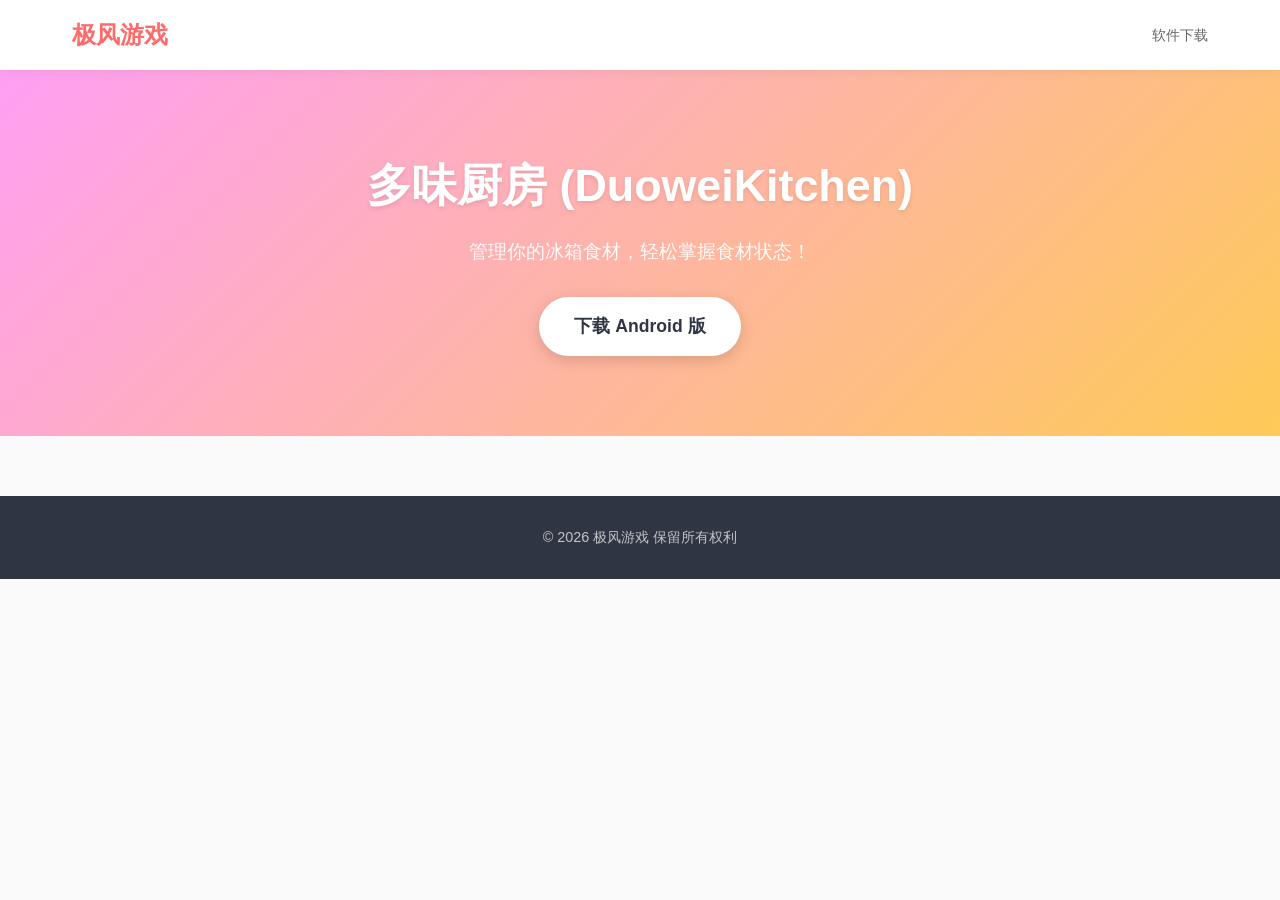
<file: index.html>
<!DOCTYPE html>
<html lang="zh-CN">
<head>
    <meta charset="UTF-8">
    <meta name="viewport" content="width=device-width, initial-scale=1.0">
    <title>极风游戏</title>
    <style>
        :root {
            --primary-color: #ff6b6b;
            --secondary-color: #ffa502;
            --dark-color: #2f3542;
            --light-color: #f1f2f6;
        }

        * {
            box-sizing: border-box;
            margin: 0;
            padding: 0;
            font-family: 'PingFang SC', 'Microsoft YaHei', sans-serif;
        }

        body {
            background-color: #fafafa;
            color: var(--dark-color);
            line-height: 1.6;
        }

        /* 导航栏 */
        header {
            background: #ffffff;
            box-shadow: 0 2px 10px rgba(0,0,0,0.05);
            position: fixed;
            width: 100%;
            top: 0;
            z-index: 1000;
        }

        .nav-container {
            max-width: 1200px;
            margin: 0 auto;
            display: flex;
            justify-content: space-between;
            align-items: center;
            padding: 1rem 2rem;
        }

        .logo {
            font-size: 1.5rem;
            font-weight: bold;
            color: var(--primary-color);
            text-decoration: none;
        }

        /* Hero 核心下载区 */
        .hero {
            margin-top: 70px;
            padding: 80px 20px;
            background: linear-gradient(135deg, #ff9ff3 0%, #feca57 100%);
            color: white;
            text-align: center;
        }

        .hero-content {
            max-width: 800px;
            margin: 0 auto;
        }

        .hero h1 {
            font-size: 2.8rem;
            margin-bottom: 15px;
            text-shadow: 0 2px 4px rgba(0,0,0,0.1);
        }

        .hero p {
            font-size: 1.2rem;
            margin-bottom: 30px;
            opacity: 0.95;
        }

        /* 下载按钮样式 */
        .download-box {
            display: flex;
            justify-content: center;
            gap: 1px;
            flex-wrap: wrap;
        }

        .btn-download {
            display: inline-flex;
            align-items: center;
            justify-content: center;
            padding: 15px 35px;
            font-size: 1.1rem;
            font-weight: bold;
            color: #ffffff;
            background-color: var(--dark-color);
            border-radius: 50px;
            text-decoration: none;
            box-shadow: 0 4px 15px rgba(0,0,0,0.15);
            transition: transform 0.2s, background-color 0.2s;
        }

        .btn-download:hover {
            transform: translateY(-3px);
            background-color: #000000;
        }

        .btn-download.secondary {
            background-color: #ffffff;
            color: var(--dark-color);
        }

        .btn-download.secondary:hover {
            background-color: var(--light-color);
        }

        /* 特性介绍区 */
        .features {
            max-width: 1200px;
            margin: 60px auto;
            padding: 0 20px;
        }

        .section-title {
            text-align: center;
            font-size: 2rem;
            margin-bottom: 40px;
            color: var(--dark-color);
        }

        .grid {
            display: grid;
            grid-template-columns: repeat(auto-fit, minmax(280px, 1fr));
            gap: 30px;
        }

        .card {
            background: white;
            padding: 30px;
            border-radius: 12px;
            box-shadow: 0 5px 15px rgba(0,0,0,0.05);
            text-align: center;
        }

        .card h3 {
            margin-bottom: 15px;
            color: var(--primary-color);
        }

        /* 页脚 */
        footer {
            background: var(--dark-color);
            color: white;
            text-align: center;
            padding: 30px 20px;
            margin-top: 60px;
            font-size: 0.9rem;
        }

        footer p {
            opacity: 0.7;
        }
    </style>
</head>
<body>

    <!-- 头部导航 -->
    <header>
        <div class="nav-container">
            <a href="#" class="logo">极风游戏</a>
            <nav>
                <span style="color: #666; font-size: 0.9rem;">软件下载</span>
            </nav>
        </div>
    </header>

    <!-- 主下载视觉区 -->
    <section class="hero">
        <div class="hero-content">
            <h1>多味厨房 (DuoweiKitchen)</h1>
            <p>管理你的冰箱食材，轻松掌握食材状态！</p>
           
                
                <!-- Android/移动端下载链接 -->
                <a href="" class="btn-download secondary">
                     下载 Android 版
                </a>
        </div>
    </section>

              


    <!-- 页脚版权 -->
    <footer>
        <p>&copy; 2026 极风游戏 保留所有权利</p>
           </footer>

</body>
</html>
</file>
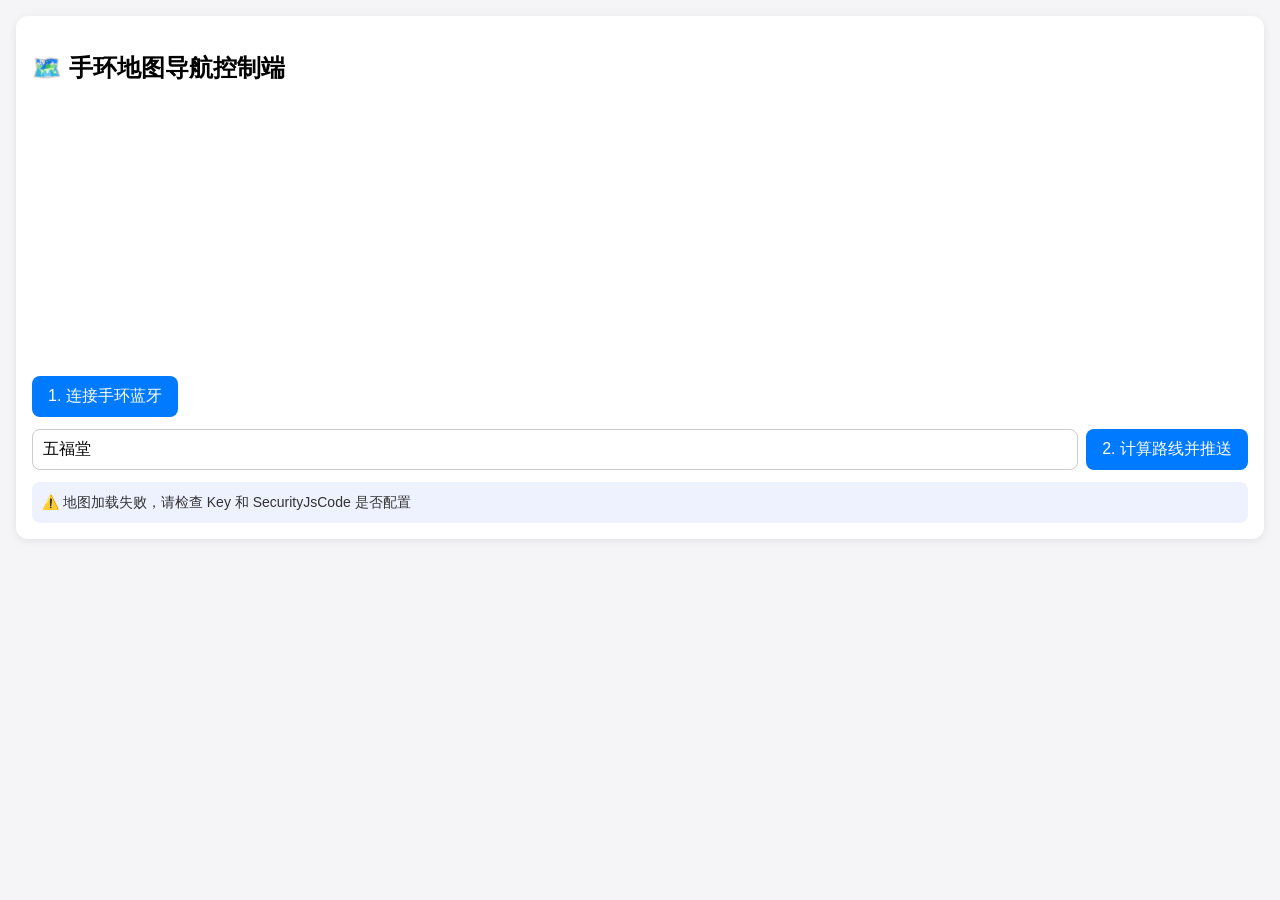
<file: band/index.html>
<!DOCTYPE html>
<html lang="zh-CN">
<head>
  <meta charset="UTF-8">
  <meta name="viewport" content="width=device-width, initial-scale=1.0">
  <title>手环地图导航控制端</title>
  
  <!-- 高德地图安全密钥配置（高德 2021 年后的要求） -->
  <script type="text/javascript">
    window._AMapSecurityConfig = {
      securityJsCode: '0fdbf6fceab4fb0ce1dfb1ee0627d672' // 替换为你高德控制台申请的 securityJsCode
    };
  </script>
  <!-- 替换 key 你的高德地图 Web 端 Key -->
<script src="https://webapi.amap.com/maps?v=2.0&key=77b58aedb57226ec444ce6ae3434bf3d&plugin=AMap.Walking,AMap.Geolocation"></script>
  
  <style>
    body { font-family: -apple-system, BlinkMacSystemFont, sans-serif; margin: 0; padding: 16px; background-color: #f5f5f7; }
    .card { background: #fff; border-radius: 12px; padding: 16px; box-shadow: 0 2px 8px rgba(0,0,0,0.08); margin-bottom: 16px; }
    #map { width: 100%; height: 260px; border-radius: 8px; margin-bottom: 12px; }
    .input-group { display: flex; gap: 8px; margin-bottom: 12px; }
    input { flex: 1; padding: 10px; border: 1px solid #ccc; border-radius: 8px; font-size: 16px; }
    button { padding: 10px 16px; background-color: #007aff; color: white; border: none; border-radius: 8px; font-size: 16px; cursor: pointer; }
    .status-box { font-size: 14px; color: #333; background: #eef2ff; padding: 10px; border-radius: 8px; line-height: 1.5; }
  </style>
</head>
<body>

  <div class="card">
    <h2>🗺️ 手环地图导航控制端</h2>
    <div id="map"></div>
    
    <div class="input-group">
      <button id="btnConnectBle">1. 连接手环蓝牙</button>
    </div>

    <div class="input-group">
      <input type="text" id="destInput" placeholder="输入目的地（如：五福堂）" value="五福堂">
      <button id="btnStartNav">2. 计算路线并推送</button>
    </div>

    <div class="status-box" id="statusText">正在检查环境支持度...</div>
  </div>

  <script>
    let map, geolocation, walking;
    let bleDevice, bleCharacteristic;
    let currentLngLat = null;

    function logStatus(msg) {
      console.log(msg);
      document.getElementById('statusText').innerText = msg;
    }

    // 环境能力检查
    window.onload = function() {
      if (!navigator.bluetooth) {
        alert('警告：当前浏览器不支持 Web Bluetooth API！\n请确保使用 Chrome/Edge 浏览器，且通过 http://localhost 或 HTTPS 访问。');
        logStatus('❌ 当前环境不支持蓝牙 API（不能直接双击打开本地 html 文件）');
      } else {
        logStatus('✅ 蓝牙环境就绪，请点击按钮连接蓝牙');
      }
      initMap();
    };

    // 1. 初始化地图
    function initMap() {
      try {
        map = new AMap.Map('map', { zoom: 15 });
        AMap.plugin(['AMap.Geolocation', 'AMap.Walking'], function() {
          geolocation = new AMap.Geolocation({
            enableHighAccuracy: true,
            timeout: 10000,
            showMarker: true,
            panToLocation: true
          });
          map.addControl(geolocation);

          geolocation.getCurrentPosition(function(status, result) {
            if (status === 'complete') {
              currentLngLat = [result.position.getLng(), result.position.getLat()];
              logStatus('✅ GPS 定位成功，可以搜索路线了');
            } else {
              logStatus('⚠️ 定位失败，请允许网页获取位置信息');
            }
          });

          geolocation.watchPosition();
          AMap.event.addListener(geolocation, 'result', function(data) {
            currentLngLat = [data.position.getLng(), data.position.getLat()];
            calculateAndPushRoute();
          });
        });
      } catch (e) {
        logStatus('⚠️ 地图加载失败，请检查 Key 和 SecurityJsCode 是否配置');
      }
    }

    // 2. 连接手环蓝牙
    document.getElementById('btnConnectBle').addEventListener('click', async () => {
      if (!navigator.bluetooth) {
        alert('当前浏览器不支持蓝牙功能，无法弹出搜索框！');
        return;
      }

      try {
        logStatus('正在拉起系统蓝牙权限选择框...');
        // 为了方便调试先拉起所有蓝牙设备列表
        bleDevice = await navigator.bluetooth.requestDevice({
          acceptAllDevices: true,
          optionalServices: ['0000fee7-0000-1000-8000-00805f9b34fb']
        });

        logStatus('正在连接蓝牙设备 GATT 服务...');
        const server = await bleDevice.gatt.connect();
        logStatus('✅ 蓝牙连接成功：' + bleDevice.name);
        alert('蓝牙设备连接成功：' + bleDevice.name);

        try {
          const service = await server.getPrimaryService('0000fee7-0000-1000-8000-00805f9b34fb');
          bleCharacteristic = await service.getCharacteristic('0000fef1-0000-1000-8000-00805f9b34fb');
        } catch(e) {
          console.warn('未获取到自定义特征值，蓝牙通道建立受限:', e);
        }

      } catch (err) {
        alert('蓝牙连接取消或失败: ' + err.message);
        logStatus('❌ 蓝牙连接失败: ' + err.message);
      }
    });

    // 3. 计算路径并推送
    document.getElementById('btnStartNav').addEventListener('click', calculateAndPushRoute);

    function calculateAndPushRoute() {
      const destName = document.getElementById('destInput').value.trim();
      if (!destName) {
        alert('请输入目的地！');
        return;
      }

      if (!currentLngLat) {
        alert('尚未获取到当前 GPS 定位，将尝试使用地图中心点...');
        currentLngLat = [map.getCenter().getLng(), map.getCenter().getLat()];
      }

      logStatus('正在计算前往【' + destName + '】的步行路线...');
      walking = new AMap.Walking({ map: map });
      
      walking.search(currentLngLat, destName, function(status, result) {
        if (status === 'complete' && result.routes && result.routes.length > 0) {
          const route = result.routes[0];
          const stepsList = route.steps.map(s => ({
            cleanInstruction: s.instruction.replace(/<[^>]+>/g, '')
          }));

          const payload = {
            type: 'NAV_START',
            destName: destName,
            distanceText: route.distance > 1000 ? (route.distance / 1000).toFixed(1) + ' km' : route.distance + ' m',
            estimatedTime: Math.ceil(route.time / 60) + ' 分钟',
            stepsList: stepsList
          };

          alert('路线计算成功！共 ' + stepsList.length + ' 个步骤。');
          sendBlePayload(payload);
        } else {
          alert('路线计算失败，请检查目的地名称！');
          logStatus('❌ 路线计算失败');
        }
      });
    }

    async function sendBlePayload(dataObj) {
      if (!bleCharacteristic) {
        logStatus('⚠️ 蓝牙通道未就绪，但路线已在网页端生成。');
        return;
      }
      try {
        const jsonStr = JSON.stringify(dataObj);
        const encoder = new TextEncoder();
        await bleCharacteristic.writeValue(encoder.encode(jsonStr));
        logStatus('🚀 实时路线数据已成功写入手环蓝牙！');
      } catch (err) {
        alert('蓝牙数据写入失败: ' + err.message);
      }
    }
  </script>
</body>
</html>
</file>
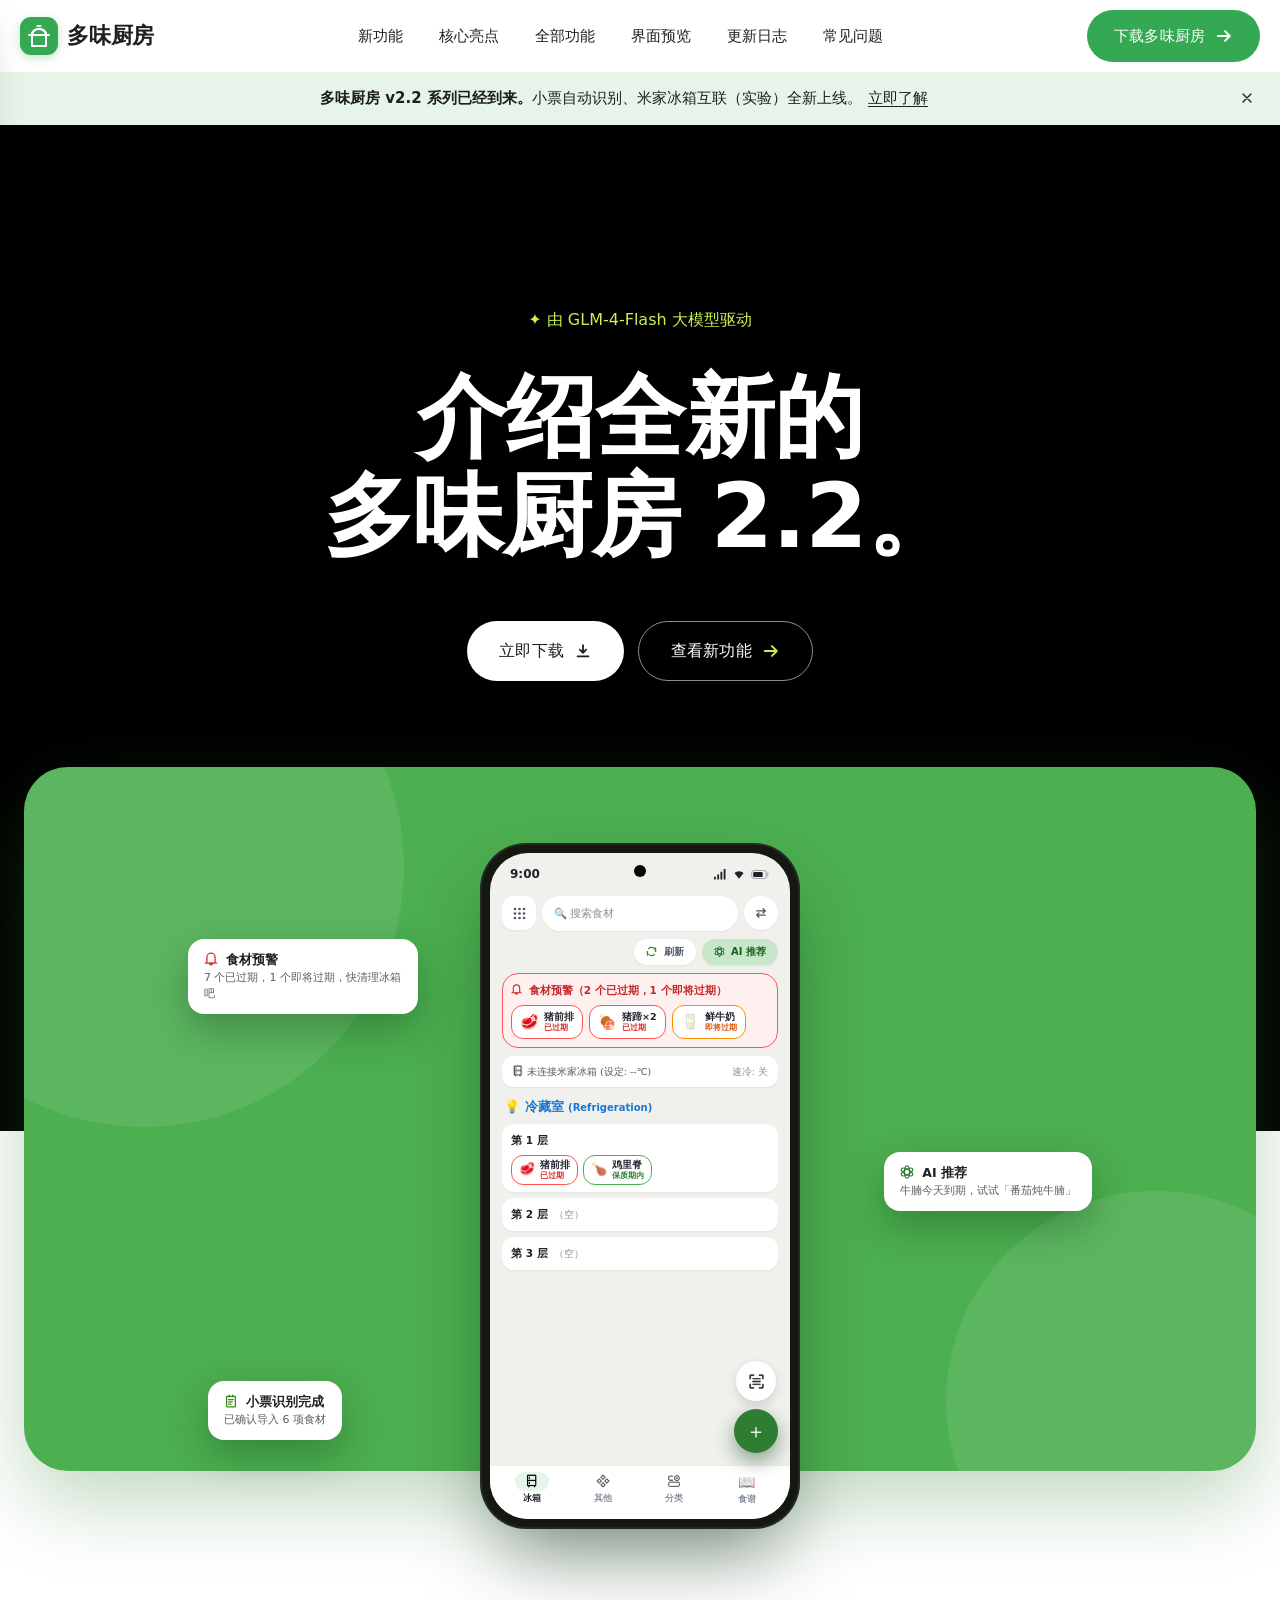
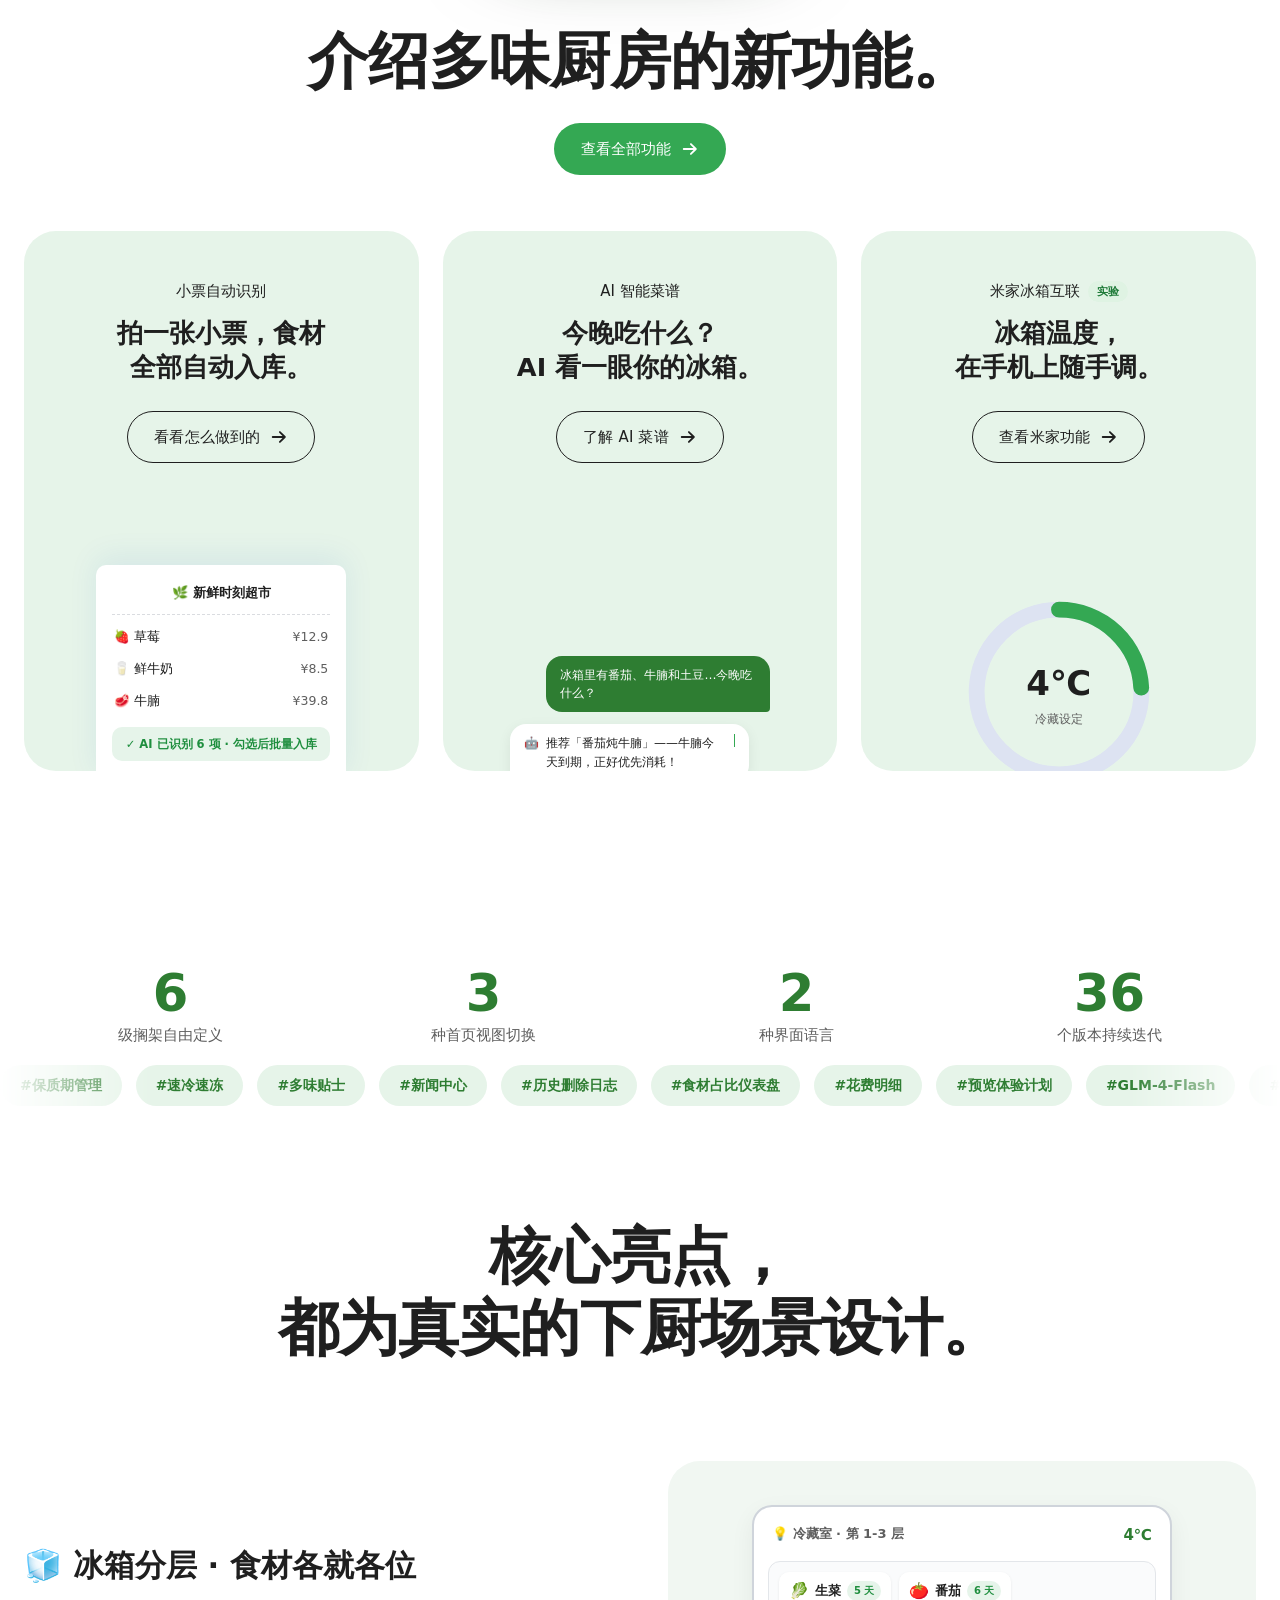
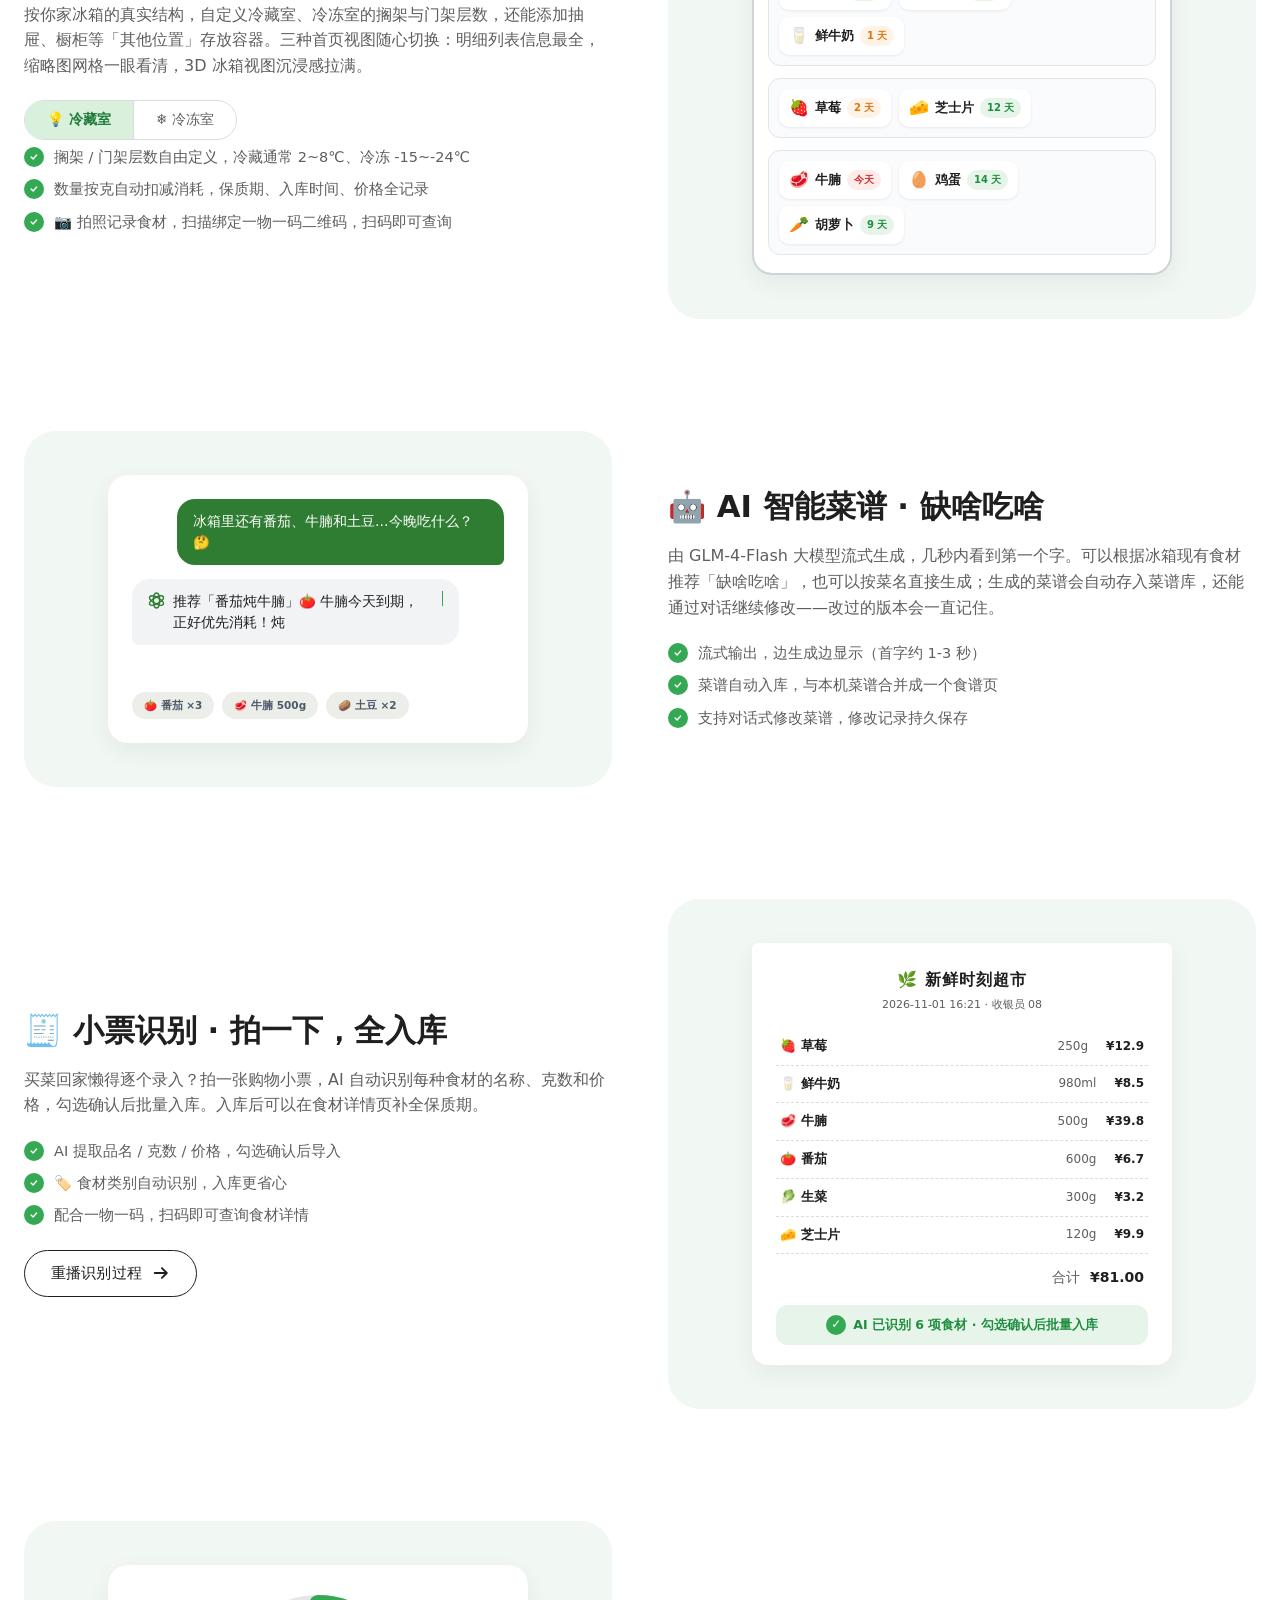
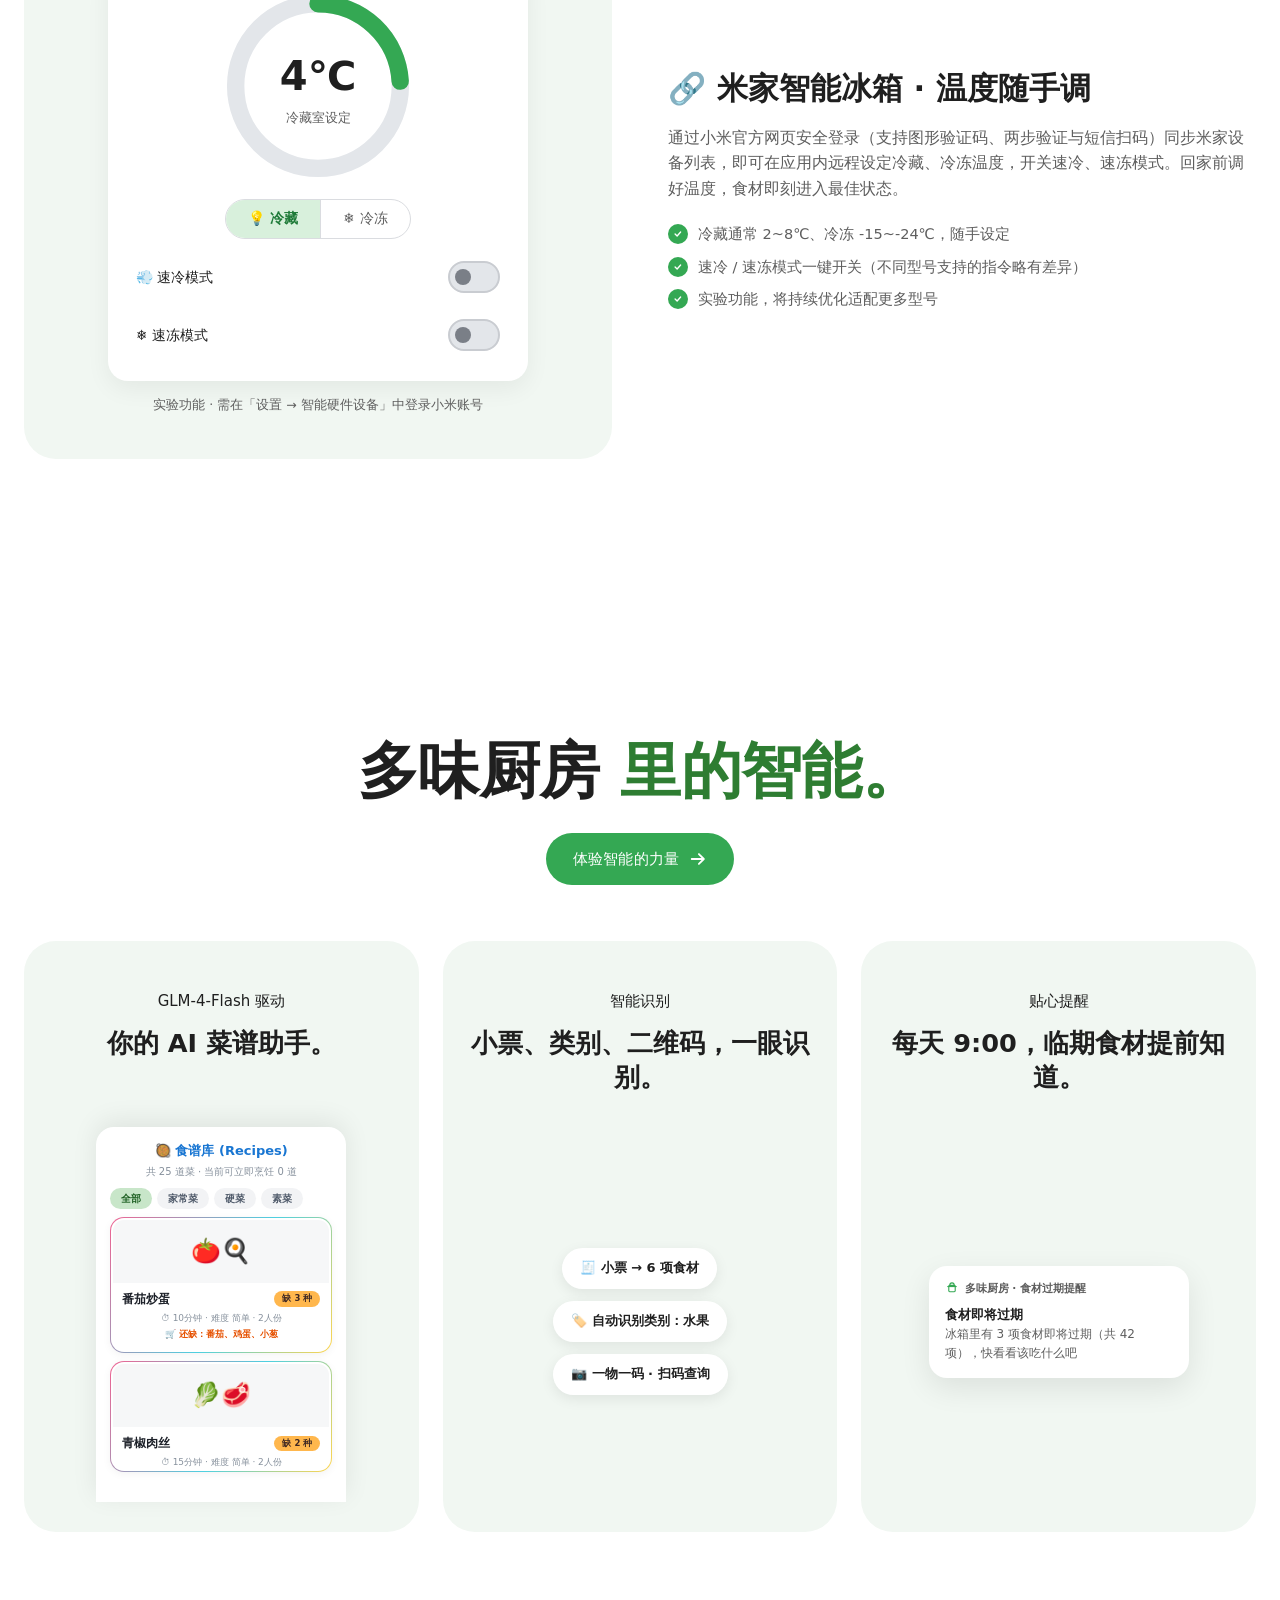
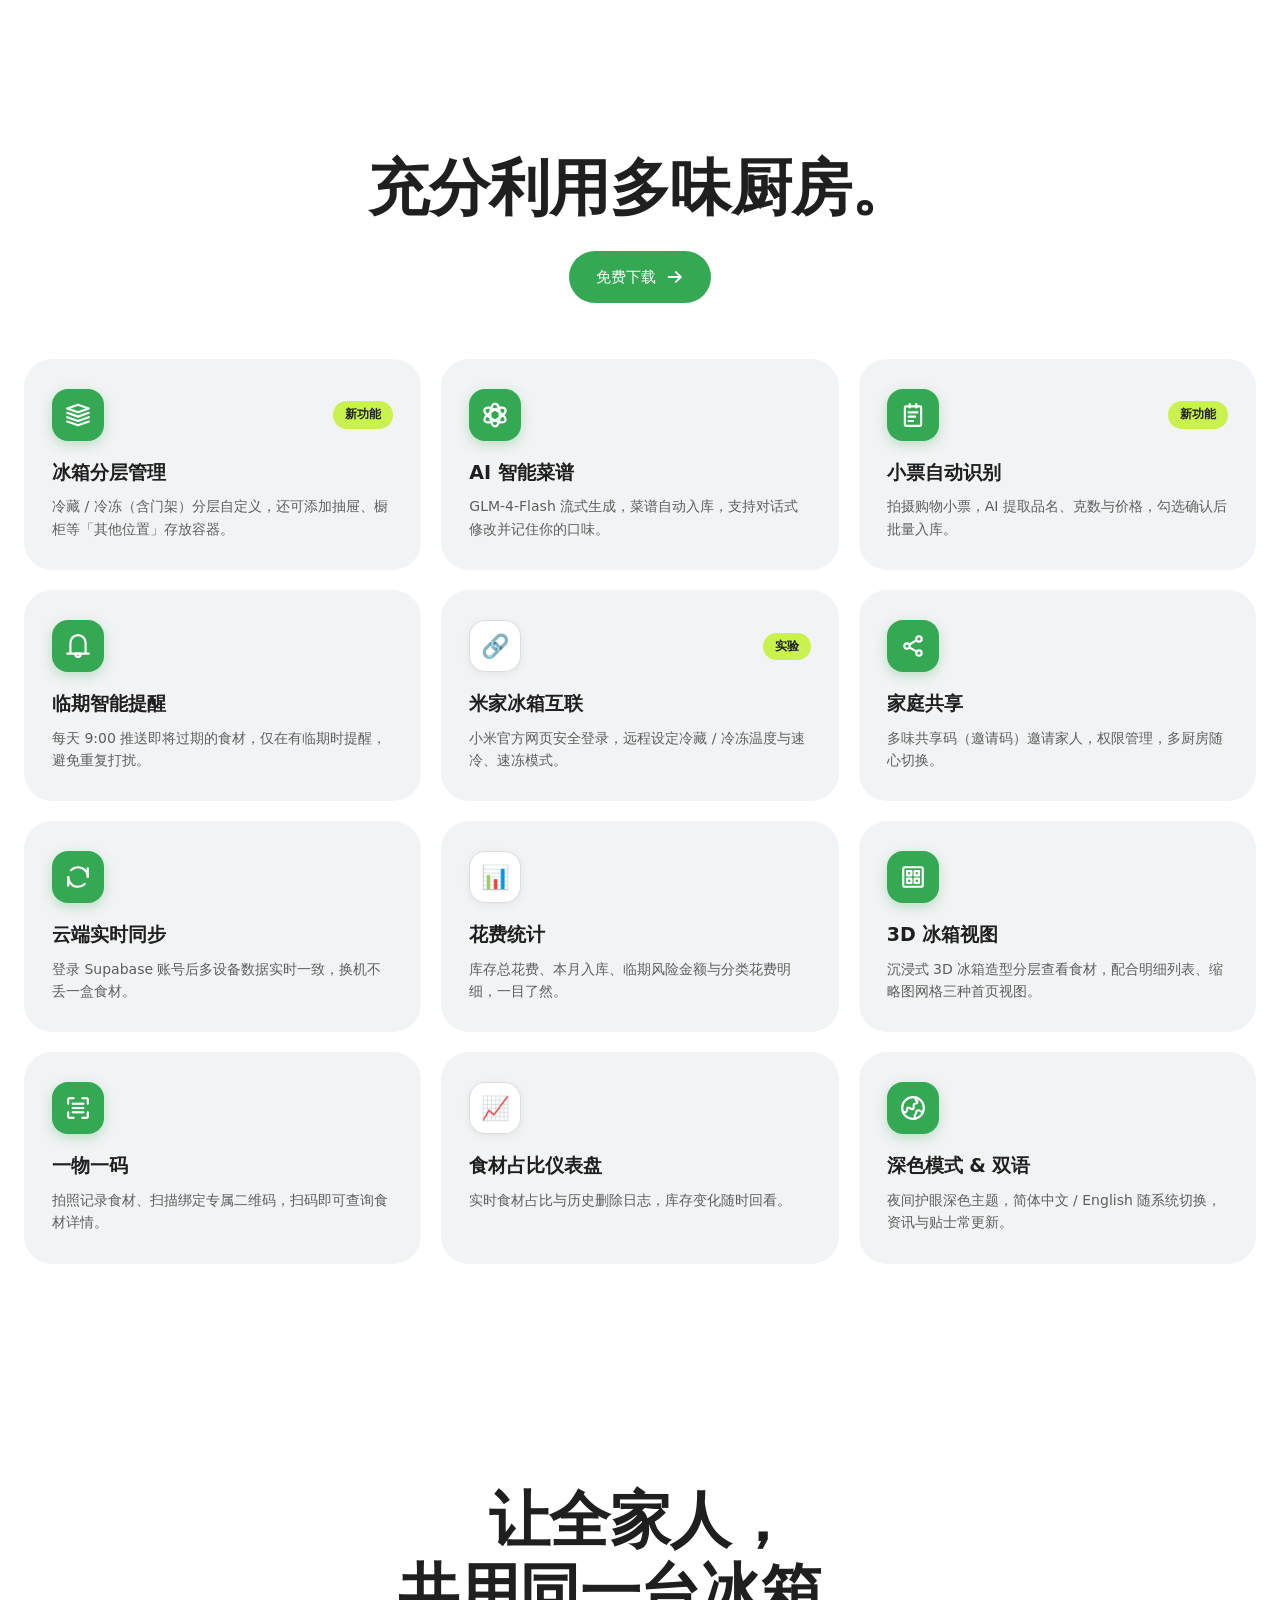
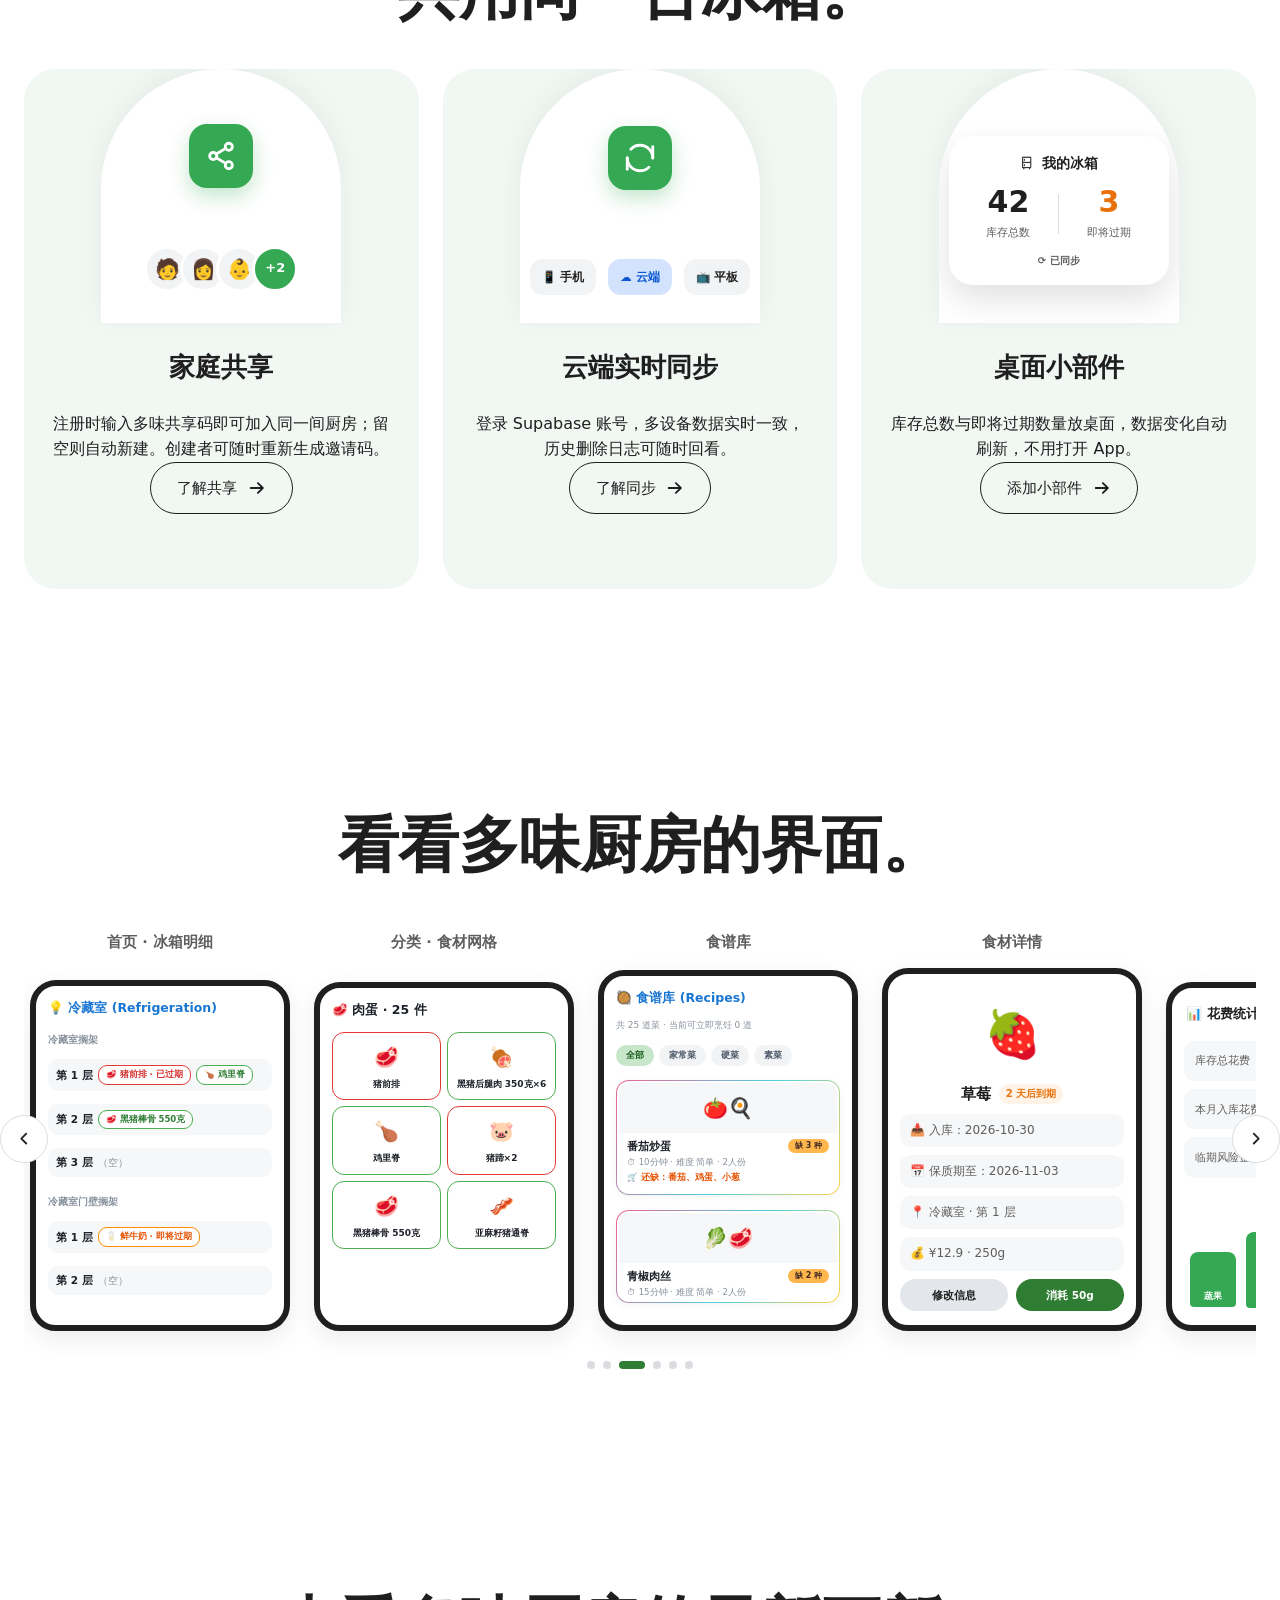
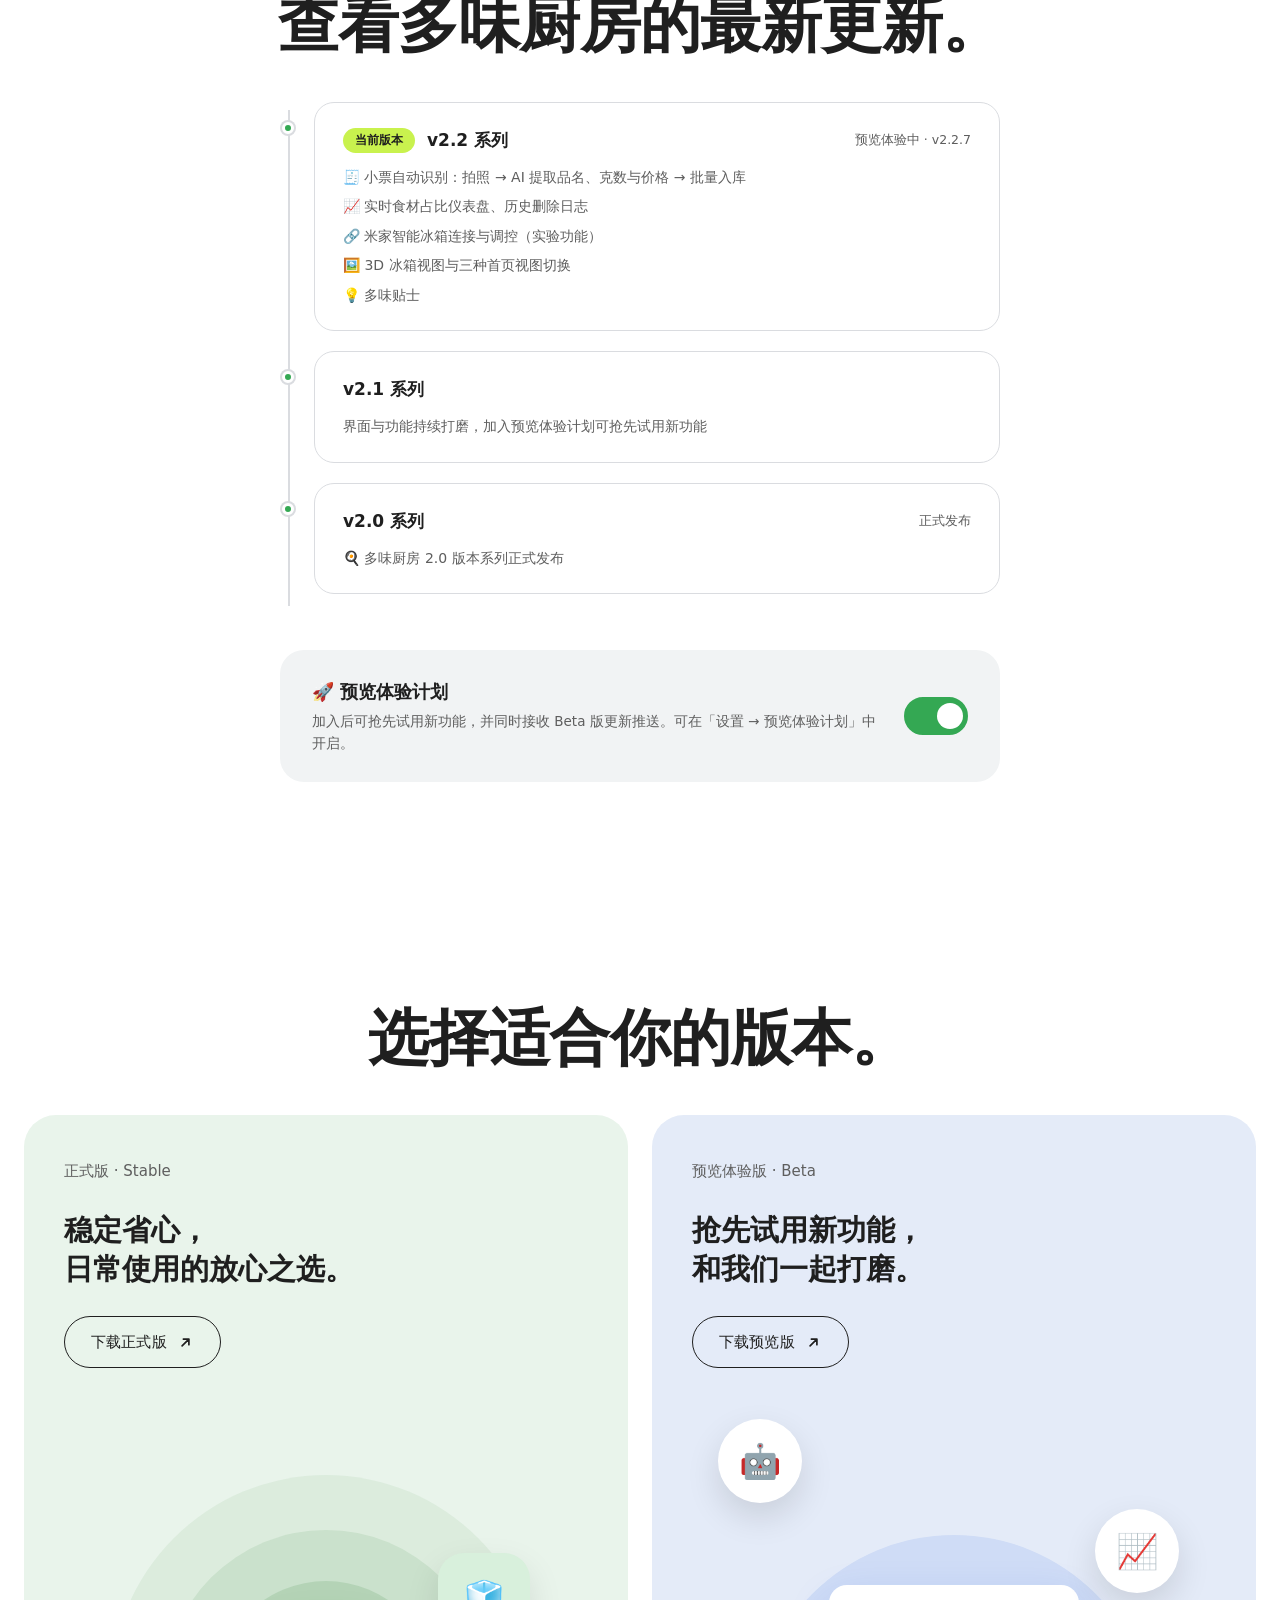
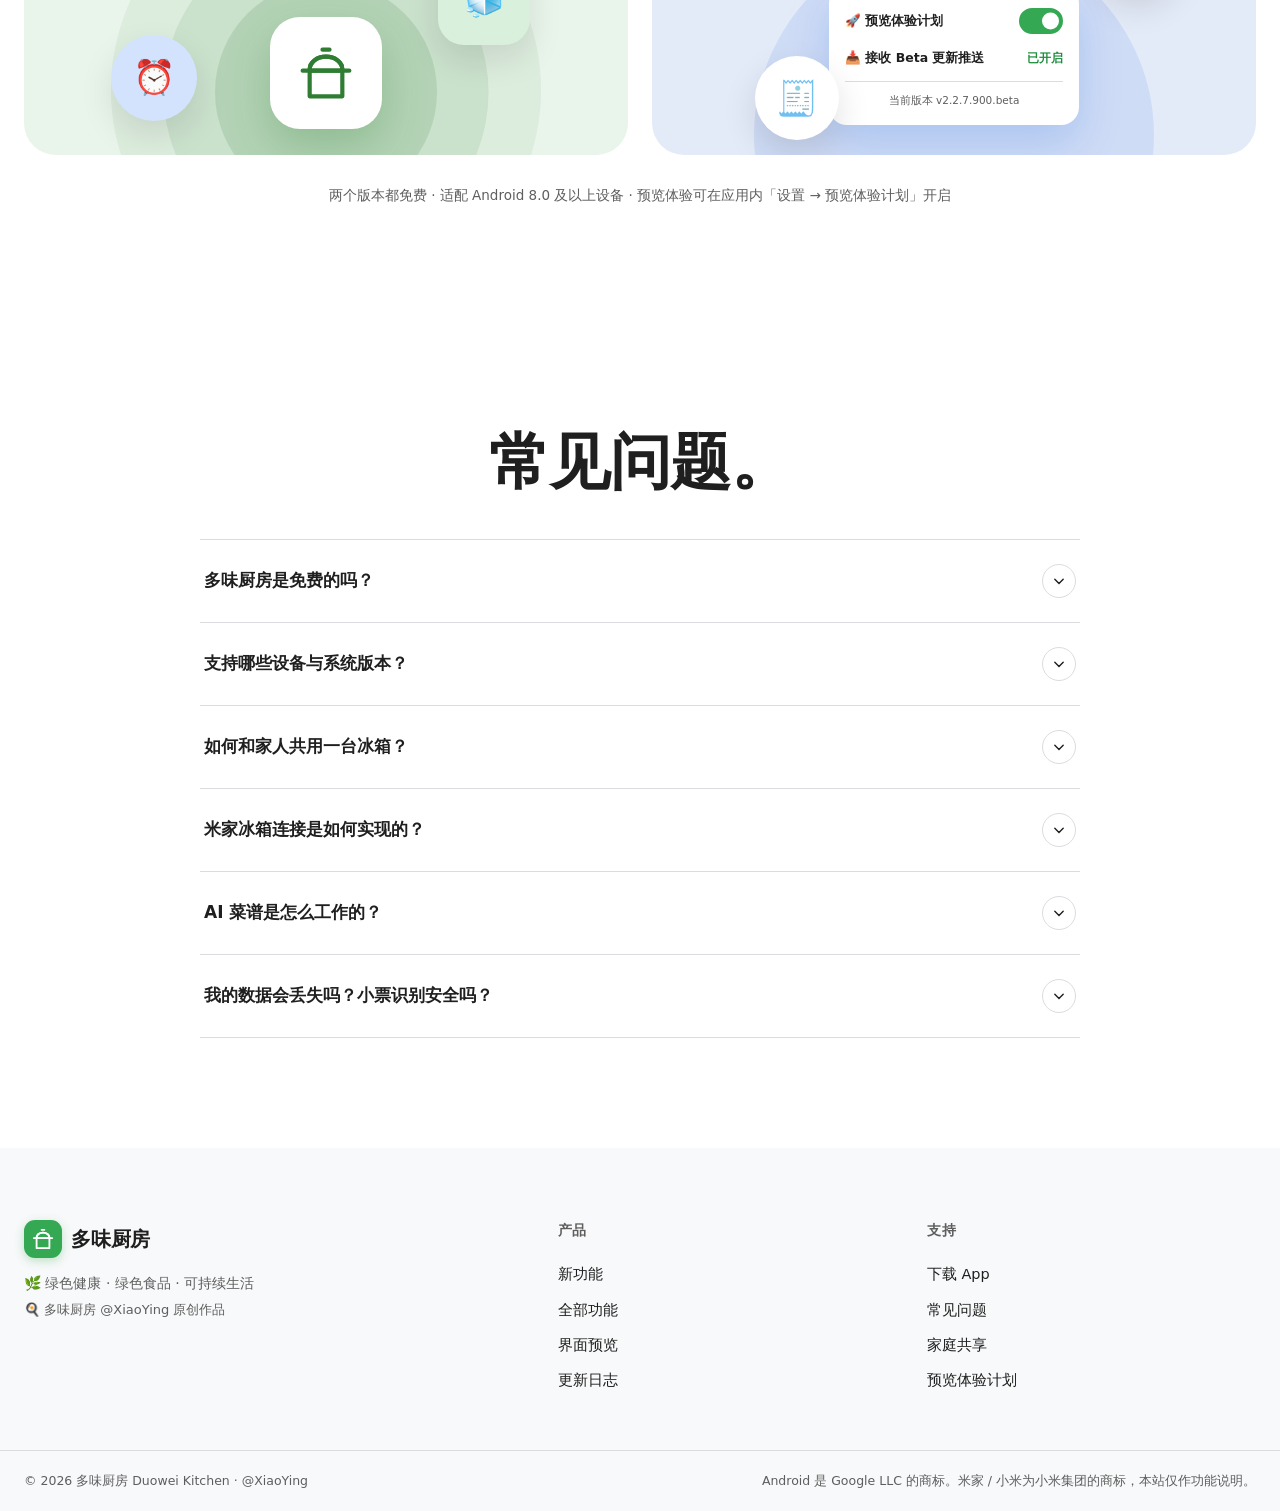
<file: dkitchen/index.html>
<!DOCTYPE html>
<html lang="zh-CN">
<head>
<meta charset="UTF-8" />
<meta name="viewport" content="width=device-width, initial-scale=1.0" />
<title>多味厨房 · 让每一份食材物尽其用</title>
<meta name="description" content="多味厨房是一款 Android 冰箱食材管理应用：分层管理、每日临期提醒、AI 智能菜谱、小票自动识别、米家智能冰箱互联、家庭共享与云端同步。🌿 绿色健康 · 绿色食品 · 可持续生活" />
<link rel="icon" type="image/svg+xml" href="assets/favicon.svg" />
<link rel="stylesheet" href="assets/style.css" />
</head>
<body>

<!-- ══════════ 启动闪屏 ══════════ -->
<div class="splash" id="splash" aria-hidden="true">
  <div class="splash-icon">
    <svg viewBox="0 0 48 48" width="48" height="48" fill="none" stroke="#fff" stroke-width="4" stroke-linecap="round" stroke-linejoin="round">
      <path fill-rule="evenodd" clip-rule="evenodd" d="M10 44H38V20.9474C38 14.9013 31.732 10 24 10C16.268 10 10 14.9013 10 20.9474V44Z"/>
      <path d="M38 22.0437C38 21.8001 38 21.4346 38 20.9474C38 14.9013 31.732 10 24 10C16.268 10 10 14.9013 10 20.9474C10 21.4332 10 21.7975 10 22.0404L38 22.0437Z"/>
      <path d="M4 22H44"/>
      <path d="M21 4H27"/>
    </svg>
  </div>
</div>

<!-- ══════════ 滚动进度条 ══════════ -->
<div class="scroll-progress" id="scrollProgress"></div>

<!-- ══════════ 顶部导航（Android.com 风格） ══════════ -->
<header class="nav" id="topbar">
  <div class="nav-inner">
    <button class="nav-burger" id="menuBtn" aria-label="打开菜单">
      <svg viewBox="0 0 24 24" width="22" height="22" fill="currentColor"><path d="M3 6h18v2H3V6zm0 5h18v2H3v-2zm0 5h18v2H3v-2z"/></svg>
    </button>
    <a class="logo" href="#top">
      <span class="logo-tile"><svg viewBox="0 0 48 48" width="24" height="24" fill="none" stroke="#fff" stroke-width="4" stroke-linecap="round" stroke-linejoin="round"><path fill-rule="evenodd" clip-rule="evenodd" d="M10 44H38V20.9474C38 14.9013 31.732 10 24 10C16.268 10 10 14.9013 10 20.9474V44Z"/><path d="M38 22.0437C38 21.8001 38 21.4346 38 20.9474C38 14.9013 31.732 10 24 10C16.268 10 10 14.9013 10 20.9474C10 21.4332 10 21.7975 10 22.0404L38 22.0437Z"/><path d="M4 22H44"/><path d="M21 4H27"/></svg></span>
      <span>多味厨房</span>
    </a>
    <nav class="nav-links" aria-label="主导航">
      <a href="#new">新功能</a>
      <a href="#highlights">核心亮点</a>
      <a href="#features">全部功能</a>
      <a href="#screens">界面预览</a>
      <a href="#changelog">更新日志</a>
      <a href="#faq">常见问题</a>
    </nav>
    <a class="btn btn-dark nav-cta" href="#download">
      下载多味厨房
      <svg class="arr" viewBox="0 0 20 20" width="18" height="18" fill="none" stroke="currentColor" stroke-width="2" stroke-linecap="round" stroke-linejoin="round"><path d="M3 10h13M11 4.5 16.5 10 11 15.5"/></svg>
    </a>
  </div>
</header>

<!-- ══════════ 公告条 ══════════ -->
<div class="banner" id="banner">
  <p><b>多味厨房 v2.2 系列已经到来。</b>小票自动识别、米家冰箱互联（实验）全新上线。<a href="#new">立即了解</a></p>
  <button class="banner-close" id="bannerClose" aria-label="关闭公告">
    <svg viewBox="0 0 24 24" width="16" height="16" fill="none" stroke="currentColor" stroke-width="2" stroke-linecap="round"><path d="M6 6l12 12M18 6L6 18"/></svg>
  </button>
</div>

<!-- ══════════ 移动端抽屉 ══════════ -->
<div class="scrim" id="scrim"></div>
<aside class="drawer" id="drawer" aria-label="菜单">
  <div class="drawer-head">
    <span class="logo-tile"><svg viewBox="0 0 48 48" width="22" height="22" fill="none" stroke="#fff" stroke-width="4" stroke-linecap="round" stroke-linejoin="round"><path fill-rule="evenodd" clip-rule="evenodd" d="M10 44H38V20.9474C38 14.9013 31.732 10 24 10C16.268 10 10 14.9013 10 20.9474V44Z"/><path d="M38 22.0437C38 21.8001 38 21.4346 38 20.9474C38 14.9013 31.732 10 24 10C16.268 10 10 14.9013 10 20.9474C10 21.4332 10 21.7975 10 22.0404L38 22.0437Z"/><path d="M4 22H44"/><path d="M21 4H27"/></svg></span>
    <b>多味厨房</b>
  </div>
  <nav class="drawer-nav">
    <a href="#new">新功能</a>
    <a href="#highlights">核心亮点</a>
    <a href="#features">全部功能</a>
    <a href="#screens">界面预览</a>
    <a href="#family">家庭共享</a>
    <a href="#changelog">更新日志</a>
    <a href="#download">下载</a>
    <a href="#faq">常见问题</a>
  </nav>
  <a class="btn btn-dark drawer-cta" href="#download">
    下载多味厨房
    <svg class="arr" viewBox="0 0 20 20" width="18" height="18" fill="none" stroke="currentColor" stroke-width="2" stroke-linecap="round" stroke-linejoin="round"><path d="M3 10h13M11 4.5 16.5 10 11 15.5"/></svg>
  </a>
</aside>

<main id="top">

  <!-- ══════════ 黑色 Hero ══════════ -->
  <section class="hero">
    <div class="hero-inner">
      <p class="hero-eyebrow reveal">✦ 由 GLM-4-Flash 大模型驱动</p>
      <h1 class="reveal" data-delay="1">介绍全新的<br />多味厨房 2.2。</h1>
      <div class="hero-cta reveal" data-delay="2">
        <a class="btn btn-light btn-lg" href="#download">
          立即下载
          <svg class="arr" viewBox="0 0 20 20" width="18" height="18" fill="none" stroke="currentColor" stroke-width="2" stroke-linecap="round" stroke-linejoin="round"><path d="M10 3.5V12m0 0 3.5-3.5M10 12 6.5 8.5M4 16h12"/></svg>
        </a>
        <a class="btn btn-ghost btn-lg" href="#new">
          查看新功能
          <svg class="arr" viewBox="0 0 20 20" width="18" height="18" fill="none" stroke="currentColor" stroke-width="2" stroke-linecap="round" stroke-linejoin="round"><path d="M3 10h13M11 4.5 16.5 10 11 15.5"/></svg>
        </a>
      </div>
    </div>
    <!-- 绿色展示面板（圆角叠压过渡） -->
    <div class="hero-stage reveal" data-delay="2">
      <div class="stage-clip">
        <div class="stage-circle c1"></div>
        <div class="stage-circle c2"></div>
      </div>
      <div class="phone-wrap" id="phoneTilt">
        <div class="phone">
          <div class="phone-screen">
            <div class="p-status"><span class="p-time">9:00</span><span class="p-icons">
              <svg width="14" height="11" viewBox="0 0 15 12" fill="currentColor"><path d="M1 8.5h2v3H1v-3zm3.5-2.5h2v5.5h-2V6zm3.5-3h2v8.5H8V3zm3.5-3h2v11.5h-2V0z"/></svg>
              <svg width="14" height="11" viewBox="0 0 24 24" fill="currentColor"><path d="M12 21l10-12.5A15.4 15.4 0 0 0 12 5 15.4 15.4 0 0 0 2 8.5L12 21z"/></svg>
              <svg width="19" height="11" viewBox="0 0 26 13" fill="none"><rect x="1" y="1" width="20" height="11" rx="3" stroke="currentColor" opacity=".5"/><rect x="3" y="3" width="13" height="7" rx="1.6" fill="currentColor"/><path d="M23 4.5v4" stroke="currentColor" stroke-linecap="round" opacity=".5"/></svg>
            </span></div>
              <div class="p-toprow">
                <span class="p-gridbtn"><svg width="15" height="15" viewBox="0 0 20 20" fill="currentColor"><circle cx="4" cy="4" r="1.8"/><circle cx="10" cy="4" r="1.8"/><circle cx="16" cy="4" r="1.8"/><circle cx="4" cy="10" r="1.8"/><circle cx="10" cy="10" r="1.8"/><circle cx="16" cy="10" r="1.8"/><circle cx="4" cy="16" r="1.8"/><circle cx="10" cy="16" r="1.8"/><circle cx="16" cy="16" r="1.8"/></svg></span>
                <span class="p-search2">🔍 搜索食材</span>
                <span class="p-sortbtn"><svg width="14" height="14" viewBox="0 0 20 20" fill="none" stroke="currentColor" stroke-width="2" stroke-linecap="round"><path d="M4 7h12M13 4l3 3-3 3M16 13H4M7 10l-3 3 3 3"/></svg></span>
              </div>
              <div class="p-btnrow"><span class="p-pill2"><svg viewBox="0 0 48 48" width="11" height="11" fill="none" stroke="#378F18" stroke-width="5" stroke-linecap="round" stroke-linejoin="round"><path d="M42 8V24"/><path d="M6 24L6 40"/><path d="M42 24C42 14.0589 33.9411 6 24 6C18.9145 6 14.3216 8.10896 11.0481 11.5"/><path d="M6 24C6 33.9411 14.0589 42 24 42C28.8556 42 33.2622 40.0774 36.5 36.9519"/></svg> 刷新</span><span class="p-pill2 ai"><svg viewBox="0 0 48 48" width="11" height="11" fill="none" stroke="#1B5E20" stroke-width="4" stroke-linecap="round" stroke-linejoin="round"><path fill-rule="evenodd" clip-rule="evenodd" d="M24.0002 45C27.2208 45 32.7276 40.8 32.7276 24C32.7276 7.2 27.2208 3 24.0002 3C20.7797 3 15.2729 7.48302 15.2729 24C15.2729 40.517 20.7797 45 24.0002 45Z"/><path fill-rule="evenodd" clip-rule="evenodd" d="M5.10515 35.0001C6.71545 37.8124 13.2479 40.4211 28.364 31.6211C43.48 22.8211 44.5057 15.8124 42.8954 13.0001C41.2851 10.1878 34.4981 7.72728 19.6367 16.3791C4.77521 25.0308 3.49489 32.1878 5.10515 35.0001Z"/><path fill-rule="evenodd" clip-rule="evenodd" d="M5.10506 13.0001C3.4948 15.8124 4.52046 22.8211 19.6366 31.6211C34.7527 40.4211 41.285 37.8124 42.8953 35.0001C44.5056 32.1878 43.2253 25.0308 28.3638 16.3791C13.5024 7.72728 6.71537 10.1878 5.10506 13.0001Z"/></svg> AI 推荐</span></div>
              <div class="p-warn">
                <b><svg viewBox="0 0 48 48" width="11" height="11" fill="none" stroke="#D32F2F" stroke-width="5" stroke-linecap="round" stroke-linejoin="round"><path d="M10 38V18C10 10.268 16.268 4 24 4C31.732 4 38 10.268 38 18V38M4 38H44"/><path d="M24 44C26.7614 44 29 41.7614 29 39V38H19V39C19 41.7614 21.2386 44 24 44Z"/></svg> 食材预警（2 个已过期，1 个即将过期）</b>
                <div class="p-warchips">
                  <span class="pw-chip bad"><i>🥩</i><div>猪前排<em>已过期</em></div></span>
                  <span class="pw-chip bad"><i>🍖</i><div>猪蹄×2<em>已过期</em></div></span>
                  <span class="pw-chip soon"><i>🥛</i><div>鲜牛奶<em>即将过期</em></div></span>
                </div>
              </div>
              <div class="p-mijia"><span><img src="assets/ui/fridge.png" class="ic-b" width="12" height="12" alt="">未连接米家冰箱 (设定: --℃)</span><em>速冷: 关</em></div>
              <div class="p-zone-t">💡 冷藏室 <span>(Refrigeration)</span></div>
              <div class="p-layer"><b>第 1 层</b>
                <div class="p-lchips">
                  <span class="pw-chip bad sm"><i>🥩</i><div>猪前排<em>已过期</em></div></span>
                  <span class="pw-chip ok sm"><i>🍗</i><div>鸡里脊<em>保质期内</em></div></span>
                </div>
              </div>
              <div class="p-layer"><b>第 2 层</b><i class="p-empty">（空）</i></div>
              <div class="p-layer"><b>第 3 层</b><i class="p-empty">（空）</i></div>
              <div class="p-sidefabs"><span class="p-sfab"><img src="assets/ui/scan.png" width="17" height="17" alt=""></span><span class="p-fab2">＋</span></div>
              <div class="p-navbar">
                <span class="p-nav-item active"><i><img src="assets/ui/fridge.png" class="navic" alt=""></i>冰箱</span>
                <span class="p-nav-item"><i><img src="assets/ui/more.png" class="navic" alt=""></i>其他</span>
                <span class="p-nav-item"><i><img src="assets/ui/category.png" class="navic" alt=""></i>分类</span>
                <span class="p-nav-item"><i>📖</i>食谱</span>
              </div>
              <div class="p-hole"></div>
          </div>
        </div>
        <div class="stage-card s1"><b><svg viewBox="0 0 48 48" width="14" height="14" fill="none" stroke="#D93025" stroke-width="4.5" stroke-linecap="round" stroke-linejoin="round"><path d="M10 38V18C10 10.268 16.268 4 24 4C31.732 4 38 10.268 38 18V38M4 38H44"/><path d="M24 44C26.7614 44 29 41.7614 29 39V38H19V39C19 41.7614 21.2386 44 24 44Z"/></svg> 食材预警</b><i>7 个已过期，1 个即将过期，快清理冰箱吧</i></div>
        <div class="stage-card s2"><b><svg viewBox="0 0 48 48" width="14" height="14" fill="none" stroke="#2E7D32" stroke-width="4" stroke-linecap="round" stroke-linejoin="round"><path fill-rule="evenodd" clip-rule="evenodd" d="M24.0002 45C27.2208 45 32.7276 40.8 32.7276 24C32.7276 7.2 27.2208 3 24.0002 3C20.7797 3 15.2729 7.48302 15.2729 24C15.2729 40.517 20.7797 45 24.0002 45Z"/><path fill-rule="evenodd" clip-rule="evenodd" d="M5.10515 35.0001C6.71545 37.8124 13.2479 40.4211 28.364 31.6211C43.48 22.8211 44.5057 15.8124 42.8954 13.0001C41.2851 10.1878 34.4981 7.72728 19.6367 16.3791C4.77521 25.0308 3.49489 32.1878 5.10515 35.0001Z"/><path fill-rule="evenodd" clip-rule="evenodd" d="M5.10506 13.0001C3.4948 15.8124 4.52046 22.8211 19.6366 31.6211C34.7527 40.4211 41.285 37.8124 42.8953 35.0001C44.5056 32.1878 43.2253 25.0308 28.3638 16.3791C13.5024 7.72728 6.71537 10.1878 5.10506 13.0001Z"/></svg> AI 推荐</b><i>牛腩今天到期，试试「番茄炖牛腩」</i></div>
        <div class="stage-card s3"><b><svg viewBox="0 0 48 48" width="14" height="14" fill="none" stroke="#378F18" stroke-width="4.5" stroke-linecap="round" stroke-linejoin="round"><rect x="9" y="8" width="30" height="36" rx="2"/><path d="M18 4V10"/><path d="M30 4V10"/><path d="M16 19L32 19"/><path d="M16 27L28 27"/><path d="M16 35H24"/></svg> 小票识别完成</b><i>已确认导入 6 项食材</i></div>
      </div>
    </div>
  </section>

  <!-- ══════════ 新功能（浅蓝卡片） ══════════ -->
  <section class="section" id="new">
    <div class="container">
      <h2 class="reveal">介绍多味厨房的新功能。</h2>
      <div class="center-cta reveal" data-delay="1">
        <a class="btn btn-dark" href="#features">
          查看全部功能
          <svg class="arr" viewBox="0 0 20 20" width="18" height="18" fill="none" stroke="currentColor" stroke-width="2" stroke-linecap="round" stroke-linejoin="round"><path d="M3 10h13M11 4.5 16.5 10 11 15.5"/></svg>
        </a>
      </div>
      <div class="cards-3">
        <article class="card card-blue reveal" data-delay="0">
          <p class="card-label">小票自动识别</p>
          <h3>拍一张小票，食材<br />全部自动入库。</h3>
          <a class="btn btn-outline" href="#highlight-receipt">
            看看怎么做到的
            <svg class="arr" viewBox="0 0 20 20" width="18" height="18" fill="none" stroke="currentColor" stroke-width="2" stroke-linecap="round" stroke-linejoin="round"><path d="M3 10h13M11 4.5 16.5 10 11 15.5"/></svg>
          </a>
          <div class="card-visual">
            <div class="v-receipt">
              <div class="vr-head">🌿 新鲜时刻超市</div>
              <div class="vr-item"><span>🍓 草莓</span><em>¥12.9</em></div>
              <div class="vr-item"><span>🥛 鲜牛奶</span><em>¥8.5</em></div>
              <div class="vr-item"><span>🥩 牛腩</span><em>¥39.8</em></div>
              <div class="vr-done">✓ AI 已识别 6 项 · 勾选后批量入库</div>
            </div>
          </div>
        </article>
        <article class="card card-blue reveal" data-delay="1">
          <p class="card-label">AI 智能菜谱</p>
          <h3>今晚吃什么？<br />AI 看一眼你的冰箱。</h3>
          <a class="btn btn-outline" href="#highlight-ai">
            了解 AI 菜谱
            <svg class="arr" viewBox="0 0 20 20" width="18" height="18" fill="none" stroke="currentColor" stroke-width="2" stroke-linecap="round" stroke-linejoin="round"><path d="M3 10h13M11 4.5 16.5 10 11 15.5"/></svg>
          </a>
          <div class="card-visual">
            <div class="v-chat">
              <div class="vc-user">冰箱里有番茄、牛腩和土豆…今晚吃什么？</div>
              <div class="vc-ai"><span class="vc-ava">🤖</span>推荐「番茄炖牛腩」——牛腩今天到期，正好优先消耗！<span class="vc-caret"></span></div>
            </div>
          </div>
        </article>
        <article class="card card-blue reveal" data-delay="2">
          <p class="card-label">米家冰箱互联 <i class="lab-badge">实验</i></p>
          <h3>冰箱温度，<br />在手机上随手调。</h3>
          <a class="btn btn-outline" href="#highlight-mijia">
            查看米家功能
            <svg class="arr" viewBox="0 0 20 20" width="18" height="18" fill="none" stroke="currentColor" stroke-width="2" stroke-linecap="round" stroke-linejoin="round"><path d="M3 10h13M11 4.5 16.5 10 11 15.5"/></svg>
          </a>
          <div class="card-visual">
            <div class="v-dial">
              <svg viewBox="0 0 120 120"><circle class="vd-bg" cx="60" cy="60" r="52"/><circle class="vd-fg" cx="60" cy="60" r="52"/></svg>
              <div class="vd-center"><b>4℃</b><i>冷藏设定</i></div>
            </div>
          </div>
        </article>
      </div>
    </div>
  </section>

  <!-- ══════════ 数据带 ══════════ -->
  <section class="stats">
    <div class="container stats-grid">
      <div class="stat reveal" data-delay="0"><b><span data-count="6">0</span></b><i>级搁架自由定义</i></div>
      <div class="stat reveal" data-delay="1"><b><span data-count="3">0</span></b><i>种首页视图切换</i></div>
      <div class="stat reveal" data-delay="2"><b><span data-count="2">0</span></b><i>种界面语言</i></div>
      <div class="stat reveal" data-delay="3"><b><span data-count="36">0</span></b><i>个版本持续迭代</i></div>
    </div>
  </section>

  <!-- ══════════ 跑马灯标签 ══════════ -->
  <div class="marquee" aria-hidden="true">
    <div class="marquee-track">
      <span>#保质期管理</span><span>#速冷速冻</span><span>#多味贴士</span><span>#新闻中心</span><span>#历史删除日志</span><span>#食材占比仪表盘</span><span>#花费明细</span><span>#预览体验计划</span><span>#GLM-4-Flash</span><span>#米家智能冰箱</span><span>#一物一码</span><span>#家庭共享</span>
      <span>#保质期管理</span><span>#速冷速冻</span><span>#多味贴士</span><span>#新闻中心</span><span>#历史删除日志</span><span>#食材占比仪表盘</span><span>#花费明细</span><span>#预览体验计划</span><span>#GLM-4-Flash</span><span>#米家智能冰箱</span><span>#一物一码</span><span>#家庭共享</span>
    </div>
  </div>

  <!-- ══════════ 核心亮点（交互演示） ══════════ -->
  <section class="section" id="highlights">
    <div class="container">
      <h2 class="reveal">核心亮点，<br />都为真实的下厨场景设计。</h2>

      <!-- A. 分层管理 -->
      <div class="split reveal" id="highlight-fridge">
        <div class="split-copy">
          <h3>🧊 冰箱分层 · 食材各就各位</h3>
          <p>按你家冰箱的真实结构，自定义冷藏室、冷冻室的搁架与门架层数，还能添加抽屉、橱柜等「其他位置」存放容器。三种首页视图随心切换：明细列表信息最全，缩略图网格一眼看清，3D 冰箱视图沉浸感拉满。</p>
          <div class="seg" id="fridgeSeg" role="tablist">
            <button class="seg-btn active" data-view="cooling" role="tab" aria-selected="true">💡 冷藏室</button>
            <button class="seg-btn" data-view="freezer" role="tab" aria-selected="false">❄️ 冷冻室</button>
          </div>
          <ul class="dot-list">
            <li>搁架 / 门架层数自由定义，冷藏通常 2~8℃、冷冻 -15~-24℃</li>
            <li>数量按克自动扣减消耗，保质期、入库时间、价格全记录</li>
            <li>📷 拍照记录食材，扫描绑定一物一码二维码，扫码即可查询</li>
          </ul>
        </div>
        <div class="split-visual">
          <div class="fridge-demo" id="fridgeDemo">
            <div class="fridge-cab">
              <div class="fridge-door-bar"><span>💡 冷藏室 · 第 1-3 层</span><b class="fd-temp" id="fdTemp">4℃</b></div>
              <div class="shelf" data-zone="cooling">
                <div class="shelf-item pop"><span>🥬</span>生菜<i class="tag ok">5 天</i></div>
                <div class="shelf-item pop"><span>🍅</span>番茄<i class="tag ok">6 天</i></div>
                <div class="shelf-item pop"><span>🥛</span>鲜牛奶<i class="tag warn">1 天</i></div>
              </div>
              <div class="shelf" data-zone="cooling">
                <div class="shelf-item pop"><span>🍓</span>草莓<i class="tag warn">2 天</i></div>
                <div class="shelf-item pop"><span>🧀</span>芝士片<i class="tag ok">12 天</i></div>
              </div>
              <div class="shelf" data-zone="cooling">
                <div class="shelf-item pop"><span>🥩</span>牛腩<i class="tag danger">今天</i></div>
                <div class="shelf-item pop"><span>🥚</span>鸡蛋<i class="tag ok">14 天</i></div>
                <div class="shelf-item pop"><span>🥕</span>胡萝卜<i class="tag ok">9 天</i></div>
              </div>
              <div class="shelf hidden" data-zone="freezer">
                <div class="shelf-item pop"><span>🥟</span>速冻水饺<i class="tag ok">60 天</i></div>
                <div class="shelf-item pop"><span>🍦</span>冰淇淋<i class="tag ok">30 天</i></div>
                <div class="shelf-item pop"><span>🥩</span>冻牛排<i class="tag ok">45 天</i></div>
              </div>
              <div class="shelf hidden" data-zone="freezer">
                <div class="shelf-item pop"><span>🫐</span>冷冻蓝莓<i class="tag ok">90 天</i></div>
                <div class="shelf-item pop"><span>🧊</span>冰块<i class="tag ok">—</i></div>
              </div>
            </div>
          </div>
        </div>
      </div>

      <!-- B. AI 菜谱 -->
      <div class="split reverse reveal" id="highlight-ai">
        <div class="split-copy">
          <h3>🤖 AI 智能菜谱 · 缺啥吃啥</h3>
          <p>由 GLM-4-Flash 大模型流式生成，几秒内看到第一个字。可以根据冰箱现有食材推荐「缺啥吃啥」，也可以按菜名直接生成；生成的菜谱会自动存入菜谱库，还能通过对话继续修改——改过的版本会一直记住。</p>
          <ul class="dot-list">
            <li>流式输出，边生成边显示（首字约 1-3 秒）</li>
            <li>菜谱自动入库，与本机菜谱合并成一个食谱页</li>
            <li>支持对话式修改菜谱，修改记录持久保存</li>
          </ul>
        </div>
        <div class="split-visual">
          <div class="ai-demo">
            <div class="ai-chat">
              <div class="bubble user">冰箱里还有番茄、牛腩和土豆…今晚吃什么？🤔</div>
              <div class="bubble ai"><span class="ai-ava"><svg viewBox="0 0 48 48" width="17" height="17" fill="none" stroke="#2E7D32" stroke-width="4" stroke-linecap="round" stroke-linejoin="round"><path fill-rule="evenodd" clip-rule="evenodd" d="M24.0002 45C27.2208 45 32.7276 40.8 32.7276 24C32.7276 7.2 27.2208 3 24.0002 3C20.7797 3 15.2729 7.48302 15.2729 24C15.2729 40.517 20.7797 45 24.0002 45Z"/><path fill-rule="evenodd" clip-rule="evenodd" d="M5.10515 35.0001C6.71545 37.8124 13.2479 40.4211 28.364 31.6211C43.48 22.8211 44.5057 15.8124 42.8954 13.0001C41.2851 10.1878 34.4981 7.72728 19.6367 16.3791C4.77521 25.0308 3.49489 32.1878 5.10515 35.0001Z"/><path fill-rule="evenodd" clip-rule="evenodd" d="M5.10506 13.0001C3.4948 15.8124 4.52046 22.8211 19.6366 31.6211C34.7527 40.4211 41.285 37.8124 42.8953 35.0001C44.5056 32.1878 43.2253 25.0308 28.3638 16.3791C13.5024 7.72728 6.71537 10.1878 5.10506 13.0001Z"/></svg></span><span id="aiText" class="typing"></span><span class="caret"></span></div>
            </div>
            <div class="ai-chips"><span class="p-chip">🍅 番茄 ×3</span><span class="p-chip">🥩 牛腩 500g</span><span class="p-chip">🥔 土豆 ×2</span></div>
          </div>
        </div>
      </div>

      <!-- C. 小票识别 -->
      <div class="split reveal" id="highlight-receipt">
        <div class="split-copy">
          <h3>🧾 小票识别 · 拍一下，全入库</h3>
          <p>买菜回家懒得逐个录入？拍一张购物小票，AI 自动识别每种食材的名称、克数和价格，勾选确认后批量入库。入库后可以在食材详情页补全保质期。</p>
          <ul class="dot-list">
            <li>AI 提取品名 / 克数 / 价格，勾选确认后导入</li>
            <li>🏷️ 食材类别自动识别，入库更省心</li>
            <li>配合一物一码，扫码即可查询食材详情</li>
          </ul>
          <button class="btn btn-outline" id="replayScan">
            重播识别过程
            <svg class="arr" viewBox="0 0 20 20" width="18" height="18" fill="none" stroke="currentColor" stroke-width="2" stroke-linecap="round" stroke-linejoin="round"><path d="M3 10h13M11 4.5 16.5 10 11 15.5"/></svg>
          </button>
        </div>
        <div class="split-visual">
          <div class="receipt" id="receiptDemo">
            <div class="receipt-head">🌿 新鲜时刻超市</div>
            <div class="receipt-meta">2026-11-01 16:21 · 收银员 08</div>
            <div class="scanline"></div>
            <div class="r-item" style="--i:0"><span>🍓 草莓</span><em>250g</em><em>¥12.9</em></div>
            <div class="r-item" style="--i:1"><span>🥛 鲜牛奶</span><em>980ml</em><em>¥8.5</em></div>
            <div class="r-item" style="--i:2"><span>🥩 牛腩</span><em>500g</em><em>¥39.8</em></div>
            <div class="r-item" style="--i:3"><span>🍅 番茄</span><em>600g</em><em>¥6.7</em></div>
            <div class="r-item" style="--i:4"><span>🥬 生菜</span><em>300g</em><em>¥3.2</em></div>
            <div class="r-item" style="--i:5"><span>🧀 芝士片</span><em>120g</em><em>¥9.9</em></div>
            <div class="r-total">合计 <b>¥81.00</b></div>
            <div class="r-done"><span class="done-ico">✓</span> AI 已识别 6 项食材 · 勾选确认后批量入库</div>
          </div>
        </div>
      </div>

      <!-- D. 米家互联 -->
      <div class="split reverse reveal" id="highlight-mijia">
        <div class="split-copy">
          <h3>🔗 米家智能冰箱 · 温度随手调</h3>
          <p>通过小米官方网页安全登录（支持图形验证码、两步验证与短信扫码）同步米家设备列表，即可在应用内远程设定冷藏、冷冻温度，开关速冷、速冻模式。回家前调好温度，食材即刻进入最佳状态。</p>
          <ul class="dot-list">
            <li>冷藏通常 2~8℃、冷冻 -15~-24℃，随手设定</li>
            <li>速冷 / 速冻模式一键开关（不同型号支持的指令略有差异）</li>
            <li>实验功能，将持续优化适配更多型号</li>
          </ul>
        </div>
        <div class="split-visual">
          <div class="mijia-demo">
            <div class="dial-card">
              <div class="dial" id="dial">
                <svg viewBox="0 0 120 120">
                  <circle class="dial-bg" cx="60" cy="60" r="52"/>
                  <circle class="dial-fg" id="dialFg" cx="60" cy="60" r="52"/>
                </svg>
                <div class="dial-center"><b id="dialTemp">4℃</b><i id="dialZone">冷藏室设定</i></div>
              </div>
              <div class="seg sm" id="dialSeg">
                <button class="seg-btn active" data-temp="4" data-zone="冷藏室设定" data-cool="1">💡 冷藏</button>
                <button class="seg-btn" data-temp="-18" data-zone="冷冻室设定" data-cool="0">❄️ 冷冻</button>
              </div>
              <div class="switch-row"><span>💨 速冷模式</span><button class="m3-switch" id="swCool" aria-label="切换速冷模式"><span class="knob"></span></button></div>
              <div class="switch-row"><span>❄️ 速冻模式</span><button class="m3-switch" id="swFreeze" aria-label="切换速冻模式"><span class="knob"></span></button></div>
            </div>
            <div class="mijia-note">实验功能 · 需在「设置 → 智能硬件设备」中登录小米账号</div>
          </div>
        </div>
      </div>
    </div>
  </section>

  <!-- ══════════ AI 板块 ══════════ -->
  <section class="section" id="ai">
    <div class="container">
      <h2 class="reveal">多味厨房 <span class="green-text">里的智能。</span></h2>
      <div class="center-cta reveal" data-delay="1">
        <a class="btn btn-dark" href="#highlight-ai">
          体验智能的力量
          <svg class="arr" viewBox="0 0 20 20" width="18" height="18" fill="none" stroke="currentColor" stroke-width="2" stroke-linecap="round" stroke-linejoin="round"><path d="M3 10h13M11 4.5 16.5 10 11 15.5"/></svg>
        </a>
      </div>
      <div class="cards-3">
        <article class="card card-gray reveal" data-delay="0">
          <p class="card-label">GLM-4-Flash 驱动</p>
          <h3>你的 AI 菜谱助手。</h3>
          <div class="card-visual tall">
            <div class="v-mini-phone vr">
              <div class="vr-title">🥘 食谱库 (Recipes)</div>
              <div class="vr-sub">共 25 道菜 · 当前可立即烹饪 0 道</div>
              <div class="vr-chips"><span class="on">全部</span><span>家常菜</span><span>硬菜</span><span>素菜</span></div>
              <div class="vr-card">
                <div class="vr-photo">🍅🍳</div>
                <div class="vr-line1"><b>番茄炒蛋</b><span class="vr-badge">缺 3 种</span></div>
                <div class="vr-meta">⏱ 10分钟 · 难度 简单 · 2人份</div>
                <div class="vr-miss">🛒 还缺：番茄、鸡蛋、小葱</div>
              </div>
              <div class="vr-card">
                <div class="vr-photo">🥬🥩</div>
                <div class="vr-line1"><b>青椒肉丝</b><span class="vr-badge">缺 2 种</span></div>
                <div class="vr-meta">⏱ 15分钟 · 难度 简单 · 2人份</div>
              </div>
            </div>
          </div>
        </article>
        <article class="card card-gray reveal" data-delay="1">
          <p class="card-label">智能识别</p>
          <h3>小票、类别、二维码，一眼识别。</h3>
          <div class="card-visual tall">
            <div class="v-tags">
              <span class="v-tag">🧾 小票 → 6 项食材</span>
              <span class="v-tag">🏷️ 自动识别类别：水果</span>
              <span class="v-tag">📷 一物一码 · 扫码查询</span>
            </div>
          </div>
        </article>
        <article class="card card-gray reveal" data-delay="2">
          <p class="card-label">贴心提醒</p>
          <h3>每天 9:00，临期食材提前知道。</h3>
          <div class="card-visual tall">
            <div class="v-notif">
              <div class="vn-app"><svg width="14" height="14" viewBox="0 0 24 24" fill="none" stroke="currentColor" stroke-width="1.9"><rect x="6.5" y="7.5" width="11" height="11" rx="1.6"/><path d="M8.2 7.5C8.2 4.8 9.9 3.2 12 3.2s3.8 1.6 3.8 4.3"/><path d="M4 9.5h16"/></svg>多味厨房 · 食材过期提醒</div>
              <b>食材即将过期</b>
              <i>冰箱里有 3 项食材即将过期（共 42 项），快看看该吃什么吧</i>
            </div>
          </div>
        </article>
      </div>
    </div>
  </section>

  <!-- ══════════ 全部功能 ══════════ -->
  <section class="section" id="features">
    <div class="container">
      <h2 class="reveal">充分利用多味厨房。</h2>
      <div class="center-cta reveal" data-delay="1">
        <a class="btn btn-dark" href="#download">
          免费下载
          <svg class="arr" viewBox="0 0 20 20" width="18" height="18" fill="none" stroke="currentColor" stroke-width="2" stroke-linecap="round" stroke-linejoin="round"><path d="M3 10h13M11 4.5 16.5 10 11 15.5"/></svg>
        </a>
      </div>
      <div class="feature-grid">
        <article class="fcard reveal" data-delay="0"><div class="f-top"><span class="f-ico"><svg viewBox="0 0 48 48" width="26" height="26" fill="none" stroke="#fff" stroke-width="4" stroke-linecap="round" stroke-linejoin="round"><path d="M4 11.9143L24 19L44 11.9143L24 5L4 11.9143Z"/><path d="M4 20L24 27L44 20"/><path d="M4 28L24 35L44 28"/><path d="M4 36L24 43L44 36"/></svg></span><span class="f-badge">新功能</span></div><h4>冰箱分层管理</h4><p>冷藏 / 冷冻（含门架）分层自定义，还可添加抽屉、橱柜等「其他位置」存放容器。</p></article>
        <article class="fcard reveal" data-delay="1"><div class="f-top"><span class="f-ico"><svg viewBox="0 0 48 48" width="26" height="26" fill="none" stroke="#fff" stroke-width="4" stroke-linecap="round" stroke-linejoin="round"><path fill-rule="evenodd" clip-rule="evenodd" d="M24.0002 45C27.2208 45 32.7276 40.8 32.7276 24C32.7276 7.2 27.2208 3 24.0002 3C20.7797 3 15.2729 7.48302 15.2729 24C15.2729 40.517 20.7797 45 24.0002 45Z"/><path fill-rule="evenodd" clip-rule="evenodd" d="M5.10515 35.0001C6.71545 37.8124 13.2479 40.4211 28.364 31.6211C43.48 22.8211 44.5057 15.8124 42.8954 13.0001C41.2851 10.1878 34.4981 7.72728 19.6367 16.3791C4.77521 25.0308 3.49489 32.1878 5.10515 35.0001Z"/><path fill-rule="evenodd" clip-rule="evenodd" d="M5.10506 13.0001C3.4948 15.8124 4.52046 22.8211 19.6366 31.6211C34.7527 40.4211 41.285 37.8124 42.8953 35.0001C44.5056 32.1878 43.2253 25.0308 28.3638 16.3791C13.5024 7.72728 6.71537 10.1878 5.10506 13.0001Z"/></svg></span></div><h4>AI 智能菜谱</h4><p>GLM-4-Flash 流式生成，菜谱自动入库，支持对话式修改并记住你的口味。</p></article>
        <article class="fcard reveal" data-delay="2"><div class="f-top"><span class="f-ico"><svg viewBox="0 0 48 48" width="26" height="26" fill="none" stroke="#fff" stroke-width="4" stroke-linecap="round" stroke-linejoin="round"><rect x="9" y="8" width="30" height="36" rx="2"/><path d="M18 4V10"/><path d="M30 4V10"/><path d="M16 19L32 19"/><path d="M16 27L28 27"/><path d="M16 35H24"/></svg></span><span class="f-badge">新功能</span></div><h4>小票自动识别</h4><p>拍摄购物小票，AI 提取品名、克数与价格，勾选确认后批量入库。</p></article>
        <article class="fcard reveal" data-delay="3"><div class="f-top"><span class="f-ico"><svg viewBox="0 0 48 48" width="26" height="26" fill="none" stroke="#fff" stroke-width="4" stroke-linecap="round" stroke-linejoin="round"><path d="M10 38V18C10 10.268 16.268 4 24 4C31.732 4 38 10.268 38 18V38M4 38H44"/><path d="M24 44C26.7614 44 29 41.7614 29 39V38H19V39C19 41.7614 21.2386 44 24 44Z"/></svg></span></div><h4>临期智能提醒</h4><p>每天 9:00 推送即将过期的食材，仅在有临期时提醒，避免重复打扰。</p></article>
        <article class="fcard reveal" data-delay="4"><div class="f-top"><span class="f-ico alt">🔗</span><span class="f-badge">实验</span></div><h4>米家冰箱互联</h4><p>小米官方网页安全登录，远程设定冷藏 / 冷冻温度与速冷、速冻模式。</p></article>
        <article class="fcard reveal" data-delay="5"><div class="f-top"><span class="f-ico"><svg viewBox="0 0 48 48" width="26" height="26" fill="none" stroke="#fff" stroke-width="4" stroke-linecap="round" stroke-linejoin="round"><path d="M35 16C37.7614 16 40 13.7614 40 11C40 8.23858 37.7614 6 35 6C32.2386 6 30 8.23858 30 11C30 13.7614 32.2386 16 35 16Z"/><path d="M13 29C15.7614 29 18 26.7614 18 24C18 21.2386 15.7614 19 13 19C10.2386 19 8 21.2386 8 24C8 26.7614 10.2386 29 13 29Z"/><path d="M30.0004 13.5745L17.3393 21.2454"/><path d="M17.3385 26.5639L30.6789 34.4469"/><path d="M35 32C37.7614 32 40 34.2386 40 37C40 39.7614 37.7614 42 35 42C32.2386 42 30 39.7614 30 37C30 34.2386 32.2386 32 35 32Z"/></svg></span></div><h4>家庭共享</h4><p>多味共享码（邀请码）邀请家人，权限管理，多厨房随心切换。</p></article>
        <article class="fcard reveal" data-delay="0"><div class="f-top"><span class="f-ico"><svg viewBox="0 0 48 48" width="26" height="26" fill="none" stroke="#fff" stroke-width="4" stroke-linecap="round" stroke-linejoin="round"><path d="M42 8V24"/><path d="M6 24L6 40"/><path d="M42 24C42 14.0589 33.9411 6 24 6C18.9145 6 14.3216 8.10896 11.0481 11.5"/><path d="M6 24C6 33.9411 14.0589 42 24 42C28.8556 42 33.2622 40.0774 36.5 36.9519"/></svg></span></div><h4>云端实时同步</h4><p>登录 Supabase 账号后多设备数据实时一致，换机不丢一盒食材。</p></article>
        <article class="fcard reveal" data-delay="1"><div class="f-top"><span class="f-ico alt">📊</span></div><h4>花费统计</h4><p>库存总花费、本月入库、临期风险金额与分类花费明细，一目了然。</p></article>
        <article class="fcard reveal" data-delay="2"><div class="f-top"><span class="f-ico"><svg viewBox="0 0 48 48" width="26" height="26" fill="none" stroke="#fff" stroke-width="4" stroke-linejoin="round"><rect x="6" y="6" width="36" height="36" rx="3"/><rect x="13" y="13" width="8" height="8"/><rect x="27" y="13" width="8" height="8"/><rect x="13" y="27" width="8" height="8"/><rect x="27" y="27" width="8" height="8"/></svg></span></div><h4>3D 冰箱视图</h4><p>沉浸式 3D 冰箱造型分层查看食材，配合明细列表、缩略图网格三种首页视图。</p></article>
        <article class="fcard reveal" data-delay="3"><div class="f-top"><span class="f-ico"><img src="assets/ui/scan.png" width="26" height="26" alt=""></span></div><h4>一物一码</h4><p>拍照记录食材、扫描绑定专属二维码，扫码即可查询食材详情。</p></article>
        <article class="fcard reveal" data-delay="4"><div class="f-top"><span class="f-ico alt">📈</span></div><h4>食材占比仪表盘</h4><p>实时食材占比与历史删除日志，库存变化随时回看。</p></article>
        <article class="fcard reveal" data-delay="5"><div class="f-top"><span class="f-ico"><svg viewBox="0 0 48 48" width="26" height="26" fill="none" stroke="#fff" stroke-width="4" stroke-linecap="round"><path d="M24 44.0002C35.0457 44.0002 44 35.0459 44 24.0002C44 12.9545 35.0457 4.00024 24 4.00024C12.9543 4.00024 4 12.9545 4 24.0002C4 35.0459 12.9543 44.0002 24 44.0002Z"/><path d="M6 30.9856C8.63192 32.041 10.5266 32.041 11.6839 30.9856C13.4199 29.4025 11.9219 24.5978 14.3532 23.2727C16.7844 21.9476 20.4886 27.8214 23.9508 25.8887C27.4129 23.9559 23.6246 18.8023 26.0272 16.713C28.4298 14.6237 31.554 16.98 32.1001 13.4865C32.6462 9.99304 29.5521 11.5082 28.9584 8.20693C28.5625 6.00611 28.5625 4.84884 28.9584 4.73511"/><path d="M29.0209 43.3505C27.1468 41.4325 26.4721 39.6497 26.9969 38.0019C27.7841 35.5303 29.0826 35.6764 29.6488 34.1482C30.2149 32.6199 28.6156 30.4433 32.1643 28.5826C34.5301 27.3421 37.783 28.7794 41.9228 32.8944"/></svg></span></div><h4>深色模式 & 双语</h4><p>夜间护眼深色主题，简体中文 / English 随系统切换，资讯与贴士常更新。</p></article>
      </div>
    </div>
  </section>

  <!-- ══════════ 充分利用（拱形视觉卡） ══════════ -->
  <section class="section" id="family">
    <div class="container">
      <h2 class="reveal">让全家人，<br />共用同一台冰箱。</h2>
      <div class="cards-3 arch-cards">
        <article class="card card-gray arch reveal" data-delay="0">
          <div class="card-visual arch-v">
            <div class="duo-tile"><svg viewBox="0 0 48 48" width="34" height="34" fill="none" stroke="#fff" stroke-width="4" stroke-linecap="round" stroke-linejoin="round"><path d="M35 16C37.7614 16 40 13.7614 40 11C40 8.23858 37.7614 6 35 6C32.2386 6 30 8.23858 30 11C30 13.7614 32.2386 16 35 16Z"/><path d="M13 29C15.7614 29 18 26.7614 18 24C18 21.2386 15.7614 19 13 19C10.2386 19 8 21.2386 8 24C8 26.7614 10.2386 29 13 29Z"/><path d="M30.0004 13.5745L17.3393 21.2454"/><path d="M17.3385 26.5639L30.6789 34.4469"/><path d="M35 32C37.7614 32 40 34.2386 40 37C40 39.7614 37.7614 42 35 42C32.2386 42 30 39.7614 30 37C30 34.2386 32.2386 32 35 32Z"/></svg></div>
            <div class="avatars"><span>🧑</span><span>👩</span><span>👶</span><span class="more">+2</span></div>
          </div>
          <h3>家庭共享</h3>
          <p>注册时输入多味共享码即可加入同一间厨房；留空则自动新建。创建者可随时重新生成邀请码。</p>
          <a class="btn btn-outline" href="#faq">了解共享
            <svg class="arr" viewBox="0 0 20 20" width="18" height="18" fill="none" stroke="currentColor" stroke-width="2" stroke-linecap="round" stroke-linejoin="round"><path d="M3 10h13M11 4.5 16.5 10 11 15.5"/></svg>
          </a>
        </article>
        <article class="card card-gray arch reveal" data-delay="1">
          <div class="card-visual arch-v">
            <div class="duo-tile"><svg viewBox="0 0 48 48" width="34" height="34" fill="none" stroke="#fff" stroke-width="4" stroke-linecap="round" stroke-linejoin="round"><path d="M42 8V24"/><path d="M6 24L6 40"/><path d="M42 24C42 14.0589 33.9411 6 24 6C18.9145 6 14.3216 8.10896 11.0481 11.5"/><path d="M6 24C6 33.9411 14.0589 42 24 42C28.8556 42 33.2622 40.0774 36.5 36.9519"/></svg></div>
            <div class="sync-demo">
              <span class="sync-node">📱 手机</span>
              <span class="sync-line"><span class="sync-pulse"></span></span>
              <span class="sync-node cloud">☁️ 云端</span>
              <span class="sync-line"><span class="sync-pulse d2"></span></span>
              <span class="sync-node">📺 平板</span>
            </div>
          </div>
          <h3>云端实时同步</h3>
          <p>登录 Supabase 账号，多设备数据实时一致，历史删除日志可随时回看。</p>
          <a class="btn btn-outline" href="#faq">了解同步
            <svg class="arr" viewBox="0 0 20 20" width="18" height="18" fill="none" stroke="currentColor" stroke-width="2" stroke-linecap="round" stroke-linejoin="round"><path d="M3 10h13M11 4.5 16.5 10 11 15.5"/></svg>
          </a>
        </article>
        <article class="card card-gray arch reveal" data-delay="2">
          <div class="card-visual arch-v">
            <div class="widget">
              <div class="w-title"><img src="assets/ui/fridge.png" class="ic-b" width="14" height="14" alt=""> 我的冰箱</div>
              <div class="w-body">
                <div class="w-cell"><b>42</b><i>库存总数</i></div>
                <div class="w-divider"></div>
                <div class="w-cell"><b class="warn-text">3</b><i>即将过期</i></div>
              </div>
              <div class="w-foot">⟳ 已同步</div>
            </div>
          </div>
          <h3>桌面小部件</h3>
          <p>库存总数与即将过期数量放桌面，数据变化自动刷新，不用打开 App。</p>
          <a class="btn btn-outline" href="#download">添加小部件
            <svg class="arr" viewBox="0 0 20 20" width="18" height="18" fill="none" stroke="currentColor" stroke-width="2" stroke-linecap="round" stroke-linejoin="round"><path d="M3 10h13M11 4.5 16.5 10 11 15.5"/></svg>
          </a>
        </article>
      </div>
    </div>
  </section>

  <!-- ══════════ 界面预览 ══════════ -->
  <section class="section" id="screens">
    <div class="container">
      <h2 class="reveal">看看多味厨房的界面。</h2>
      <div class="carousel-wrap reveal" data-delay="1">
        <button class="car-btn prev" id="carPrev" aria-label="上一屏">
          <svg viewBox="0 0 20 20" width="18" height="18" fill="none" stroke="currentColor" stroke-width="2" stroke-linecap="round" stroke-linejoin="round"><path d="M12.5 4 7 9.5l5.5 5.5"/></svg>
        </button>
        <div class="carousel" id="carousel">
          <div class="shot"><div class="shot-title">首页 · 冰箱明细</div>
            <div class="mini">
              <div class="m-blue-t">💡 冷藏室 (Refrigeration)</div>
              <div class="m-sec">冷藏室搁架</div>
              <div class="m-layer"><b>第 1 层</b><span class="m-chip bad">🥩 猪前排 · 已过期</span><span class="m-chip ok">🍗 鸡里脊</span></div>
              <div class="m-layer"><b>第 2 层</b><span class="m-chip ok">🥩 黑猪棒骨 550克</span></div>
              <div class="m-layer"><b>第 3 层</b><i>（空）</i></div>
              <div class="m-sec">冷藏室门壁搁架</div>
              <div class="m-layer"><b>第 1 层</b><span class="m-chip soon">🥛 鲜牛奶 · 即将过期</span></div>
              <div class="m-layer"><b>第 2 层</b><i>（空）</i></div>
            </div>
          </div>
          <div class="shot"><div class="shot-title">分类 · 食材网格</div>
            <div class="mini">
              <div class="m-cat-t">🥩 肉蛋 · 25 件</div>
              <div class="m-catgrid">
                <div class="mc bad"><i>🥩</i>猪前排</div>
                <div class="mc ok"><i>🍖</i>黑猪后腿肉 350克×6</div>
                <div class="mc ok"><i>🍗</i>鸡里脊</div>
                <div class="mc bad"><i>🐷</i>猪蹄×2</div>
                <div class="mc ok"><i>🥩</i>黑猪棒骨 550克</div>
                <div class="mc ok"><i>🥓</i>亚麻籽猪通脊</div>
              </div>
            </div>
          </div>
          <div class="shot"><div class="shot-title">食谱库</div>
            <div class="mini">
              <div class="m-blue-t">🥘 食谱库 (Recipes)</div>
              <div class="m-sub2">共 25 道菜 · 当前可立即烹饪 0 道</div>
              <div class="m-chips2"><span class="on">全部</span><span>家常菜</span><span>硬菜</span><span>素菜</span></div>
              <div class="m-recipe">
                <div class="mr-photo">🍅🍳</div>
                <div class="mr-l"><b>番茄炒蛋</b><span>缺 3 种</span></div>
                <div class="mr-m">⏱ 10分钟 · 难度 简单 · 2人份</div>
                <div class="mr-miss">🛒 还缺：番茄、鸡蛋、小葱</div>
              </div>
              <div class="m-recipe">
                <div class="mr-photo">🥬🥩</div>
                <div class="mr-l"><b>青椒肉丝</b><span>缺 2 种</span></div>
                <div class="mr-m">⏱ 15分钟 · 难度 简单 · 2人份</div>
              </div>
            </div>
          </div>
          <div class="shot"><div class="shot-title">食材详情</div>
            <div class="mini"><div class="mini-hero">🍓</div>
              <div class="mini-name">草莓 <span class="tag warn">2 天后到期</span></div>
              <div class="mini-prop">📥 入库：2026-10-30</div>
              <div class="mini-prop">📅 保质期至：2026-11-03</div>
              <div class="mini-prop">📍 冷藏室 · 第 1 层</div>
              <div class="mini-prop">💰 ¥12.9 · 250g</div>
              <div class="mini-btns"><span class="mb tonal">修改信息</span><span class="mb filled">消耗 50g</span></div>
            </div>
          </div>
          <div class="shot"><div class="shot-title">花费统计</div>
            <div class="mini"><div class="mini-bar">📊 花费统计</div>
              <div class="mini-stat"><i>库存总花费</i><b>¥328.60</b></div>
              <div class="mini-stat"><i>本月入库花费</i><b>¥186.20</b></div>
              <div class="mini-stat"><i>临期风险金额</i><b class="warn-text">¥42.30</b></div>
              <div class="mini-bars"><div class="bar" style="--h:64%"><i>蔬果</i></div><div class="bar" style="--h:88%"><i>肉禽</i></div><div class="bar" style="--h:40%"><i>乳品</i></div><div class="bar" style="--h:26%"><i>其他</i></div></div>
            </div>
          </div>
          <div class="shot"><div class="shot-title">设置</div>
            <div class="mini"><div class="mini-bar">⚙️ 设置</div>
              <div class="mini-set"><span>🌐 语言 · 简体中文</span><em>›</em></div>
              <div class="mini-set"><span>🧊 冰箱分层设置</span><em>›</em></div>
              <div class="mini-set"><span>📦 其他位置存放容器</span><em>›</em></div>
              <div class="mini-set"><span>🔗 智能硬件设备</span><em>›</em></div>
              <div class="mini-set"><span>🚀 预览体验计划</span><em>›</em></div>
              <div class="mini-ver">版本号 v2.2.7.900.beta</div>
            </div>
          </div>
        </div>
        <button class="car-btn next" id="carNext" aria-label="下一屏">
          <svg viewBox="0 0 20 20" width="18" height="18" fill="none" stroke="currentColor" stroke-width="2" stroke-linecap="round" stroke-linejoin="round"><path d="M7.5 4 13 9.5 7.5 15"/></svg>
        </button>
      </div>
      <div class="dots" id="carDots"></div>
    </div>
  </section>

  <!-- ══════════ 更新日志 ══════════ -->
  <section class="section" id="changelog">
    <div class="container narrow">
      <h2 class="reveal">查看多味厨房的最新更新。</h2>
      <div class="timeline">
        <div class="tl-item reveal">
          <div class="tl-dot"></div>
          <div class="tl-card">
            <div class="tl-head"><span class="lime-badge">当前版本</span><b>v2.2 系列</b><span class="tl-date">预览体验中 · v2.2.7</span></div>
            <ul>
              <li>🧾 小票自动识别：拍照 → AI 提取品名、克数与价格 → 批量入库</li>
              <li>📈 实时食材占比仪表盘、历史删除日志</li>
              <li>🔗 米家智能冰箱连接与调控（实验功能）</li>
              <li>🖼️ 3D 冰箱视图与三种首页视图切换</li>
              <li>💡 多味贴士</li>
            </ul>
          </div>
        </div>
        <div class="tl-item reveal" data-delay="1">
          <div class="tl-dot"></div>
          <div class="tl-card">
            <div class="tl-head"><b>v2.1 系列</b></div>
            <ul><li>界面与功能持续打磨，加入预览体验计划可抢先试用新功能</li></ul>
          </div>
        </div>
        <div class="tl-item reveal" data-delay="2">
          <div class="tl-dot"></div>
          <div class="tl-card">
            <div class="tl-head"><b>v2.0 系列</b><span class="tl-date">正式发布</span></div>
            <ul><li>🍳 多味厨房 2.0 版本系列正式发布</li></ul>
          </div>
        </div>
      </div>
      <div class="beta-card reveal">
        <div>
          <h4>🚀 预览体验计划</h4>
          <p>加入后可抢先试用新功能，并同时接收 Beta 版更新推送。可在「设置 → 预览体验计划」中开启。</p>
        </div>
        <button class="m3-switch lg on" id="betaSwitch" aria-label="预览体验计划开关"><span class="knob"></span></button>
      </div>
    </div>
  </section>

  <!-- ══════════ 下载（双版本大卡片） ══════════ -->
  <section class="section download" id="download">
    <div class="container">
      <h2 class="reveal">选择适合你的版本。</h2>
      <div class="dl-cards">
        <!-- 正式版 -->
        <article class="dl-card dl-stable reveal" data-delay="0">
          <p class="card-label">正式版 · Stable</p>
          <h3>稳定省心，<br />日常使用的放心之选。</h3>
          <a class="btn btn-outline" href="#" data-snackbar="🎉 正式版下载通道即将开放，敬请期待！">
            下载正式版
            <svg class="arr" viewBox="0 0 20 20" width="17" height="17" fill="none" stroke="currentColor" stroke-width="2" stroke-linecap="round" stroke-linejoin="round"><path d="M6 14 14 6M7.5 6H14v6.5"/></svg>
          </a>
          <div class="dl-visual stable-v" aria-hidden="true">
            <div class="ring r1"></div><div class="ring r2"></div><div class="ring r3"></div>
            <div class="dv-pot">
              <svg viewBox="0 0 48 48" width="56" height="56" fill="none" stroke="#2E7D32" stroke-width="3.6" stroke-linecap="round" stroke-linejoin="round">
                <path fill-rule="evenodd" clip-rule="evenodd" d="M10 44H38V20.9474C38 14.9013 31.732 10 24 10C16.268 10 10 14.9013 10 20.9474V44Z"/>
                <path d="M38 22.0437C38 21.8001 38 21.4346 38 20.9474C38 14.9013 31.732 10 24 10C16.268 10 10 14.9013 10 20.9474C10 21.4332 10 21.7975 10 22.0404L38 22.0437Z"/>
                <path d="M4 22H44"/>
                <path d="M21 4H27"/>
              </svg>
            </div>
            <div class="dv-tile t1">🧊</div>
            <div class="dv-tile t2">⏰</div>
          </div>
        </article>
        <!-- 预览版 -->
        <article class="dl-card dl-beta reveal" data-delay="1">
          <p class="card-label">预览体验版 · Beta</p>
          <h3>抢先试用新功能，<br />和我们一起打磨。</h3>
          <a class="btn btn-outline" href="#" data-snackbar="🚀 预览版下载通道即将开放；也可在应用内「设置 → 预览体验计划」开启">
            下载预览版
            <svg class="arr" viewBox="0 0 20 20" width="17" height="17" fill="none" stroke="currentColor" stroke-width="2" stroke-linecap="round" stroke-linejoin="round"><path d="M6 14 14 6M7.5 6H14v6.5"/></svg>
          </a>
          <div class="dl-visual beta-v" aria-hidden="true">
            <div class="dv-circle"></div>
            <div class="dv-mini">
              <div class="dvm-row"><span>🚀 预览体验计划</span><span class="m3-switch sm on"><span class="knob"></span></span></div>
              <div class="dvm-row"><span>📥 接收 Beta 更新推送</span><em>已开启</em></div>
              <div class="dvm-ver">当前版本 v2.2.7.900.beta</div>
            </div>
            <div class="dv-float f1">🤖</div>
            <div class="dv-float f2">📈</div>
            <div class="dv-float f3">🧾</div>
          </div>
        </article>
      </div>
      <p class="dl-footnote reveal">两个版本都免费 · 适配 Android 8.0 及以上设备 · 预览体验可在应用内「设置 → 预览体验计划」开启</p>
    </div>
  </section>

  <!-- ══════════ FAQ ══════════ -->
  <section class="section" id="faq">
    <div class="container narrow">
      <h2 class="reveal">常见问题。</h2>
      <div class="faq-list reveal" data-delay="1">
        <div class="faq-item">
          <button class="faq-q" aria-expanded="false">多味厨房是免费的吗？<span class="faq-arrow"><svg viewBox="0 0 20 20" width="14" height="14" fill="none" stroke="currentColor" stroke-width="2" stroke-linecap="round"><path d="M4 7.5 10 13.5 16 7.5"/></svg></span></button>
          <div class="faq-a"><div class="faq-a-inner">应用免费使用。AI 智能菜谱与小票识别的模型调用由开发者统一提供（应用内「设置」中显示「已接入 · glm-4-flash」）。</div></div>
        </div>
        <div class="faq-item">
          <button class="faq-q" aria-expanded="false">支持哪些设备与系统版本？<span class="faq-arrow"><svg viewBox="0 0 20 20" width="14" height="14" fill="none" stroke="currentColor" stroke-width="2" stroke-linecap="round"><path d="M4 7.5 10 13.5 16 7.5"/></svg></span></button>
          <div class="faq-a"><div class="faq-a-inner">适配 Android 8.0 及以上机型。通知权限用于每天 9:00 的临期提醒，拒绝后其他功能不受影响，之后也可在系统设置中重新开启。</div></div>
        </div>
        <div class="faq-item">
          <button class="faq-q" aria-expanded="false">如何和家人共用一台冰箱？<span class="faq-arrow"><svg viewBox="0 0 20 20" width="14" height="14" fill="none" stroke="currentColor" stroke-width="2" stroke-linecap="round"><path d="M4 7.5 10 13.5 16 7.5"/></svg></span></button>
          <div class="faq-a"><div class="faq-a-inner">注册时输入对方厨房的多味共享码（邀请码）即可加入同一间厨房；留空则自动新建厨房。邀请码可在「设置 → 家庭共享」中查看，厨房创建者可随时重新生成，另支持成员权限管理与多厨房切换。</div></div>
        </div>
        <div class="faq-item">
          <button class="faq-q" aria-expanded="false">米家冰箱连接是如何实现的？<span class="faq-arrow"><svg viewBox="0 0 20 20" width="14" height="14" fill="none" stroke="currentColor" stroke-width="2" stroke-linecap="round"><path d="M4 7.5 10 13.5 16 7.5"/></svg></span></button>
          <div class="faq-a"><div class="faq-a-inner">通过小米官方网页安全登录（支持图形验证码、两步验证与短信扫码）同步米家设备列表，即可远程设定冷藏 / 冷冻温度（冷藏通常 2~8℃、冷冻 -15~-24℃）与速冷、速冻模式。该功能目前为实验功能，不同型号支持的指令略有差异，将持续优化。</div></div>
        </div>
        <div class="faq-item">
          <button class="faq-q" aria-expanded="false">AI 菜谱是怎么工作的？<span class="faq-arrow"><svg viewBox="0 0 20 20" width="14" height="14" fill="none" stroke="currentColor" stroke-width="2" stroke-linecap="round"><path d="M4 7.5 10 13.5 16 7.5"/></svg></span></button>
          <div class="faq-a"><div class="faq-a-inner">由 GLM-4-Flash 大模型流式生成：可以根据冰箱现有食材推荐「缺啥吃啥」，也可以按菜名直接生成。生成的菜谱自动存入菜谱库，与本地菜谱合并展示，还能通过对话修改菜谱，修改会持久保存。</div></div>
        </div>
        <div class="faq-item">
          <button class="faq-q" aria-expanded="false">我的数据会丢失吗？小票识别安全吗？<span class="faq-arrow"><svg viewBox="0 0 20 20" width="14" height="14" fill="none" stroke="currentColor" stroke-width="2" stroke-linecap="round"><path d="M4 7.5 10 13.5 16 7.5"/></svg></span></button>
          <div class="faq-a"><div class="faq-a-inner">登录账号后数据通过云端实时同步，多设备保持一致；历史删除日志可随时回看。小票照片仅用于识别食材的名称、克数与价格，结果由你确认后才会入库。首次启动向导提供完整的《用户协议与隐私政策》，协议全文也会保存在手机中。</div></div>
        </div>
      </div>
    </div>
  </section>

  <!-- ══════════ 页脚 ══════════ -->
  <footer class="footer">
    <div class="container footer-grid">
      <div class="footer-brand">
        <a class="logo" href="#top">
          <span class="logo-tile"><svg viewBox="0 0 48 48" width="22" height="22" fill="none" stroke="#fff" stroke-width="4" stroke-linecap="round" stroke-linejoin="round"><path fill-rule="evenodd" clip-rule="evenodd" d="M10 44H38V20.9474C38 14.9013 31.732 10 24 10C16.268 10 10 14.9013 10 20.9474V44Z"/><path d="M38 22.0437C38 21.8001 38 21.4346 38 20.9474C38 14.9013 31.732 10 24 10C16.268 10 10 14.9013 10 20.9474C10 21.4332 10 21.7975 10 22.0404L38 22.0437Z"/><path d="M4 22H44"/><path d="M21 4H27"/></svg></span>
          <span>多味厨房</span>
        </a>
        <p class="footer-slogan">🌿 绿色健康 · 绿色食品 · 可持续生活</p>
        <p class="footer-copy">🍳 多味厨房 @XiaoYing 原创作品</p>
      </div>
      <div class="footer-col">
        <h5>产品</h5>
        <a href="#new">新功能</a>
        <a href="#features">全部功能</a>
        <a href="#screens">界面预览</a>
        <a href="#changelog">更新日志</a>
      </div>
      <div class="footer-col">
        <h5>支持</h5>
        <a href="#download">下载 App</a>
        <a href="#faq">常见问题</a>
        <a href="#family">家庭共享</a>
        <a href="#changelog">预览体验计划</a>
      </div>
    </div>
    <div class="footer-bottom">
      <div class="container">
        <span>© 2026 多味厨房 Duowei Kitchen · @XiaoYing</span>
        <span>Android 是 Google LLC 的商标。米家 / 小米为小米集团的商标，本站仅作功能说明。</span>
      </div>
    </div>
  </footer>
</main>

<!-- 返回顶部 FAB -->
<button class="fab" id="backTop" aria-label="返回顶部">
  <svg viewBox="0 0 24 24" width="24" height="24" fill="currentColor"><path d="M12 8l-6 6 1.4 1.4L12 10.8l4.6 4.6L18 14l-6-6z"/></svg>
</button>

<!-- Snackbar -->
<div class="snackbar" id="snackbar" role="status"></div>

<script src="assets/main.js"></script>
</body>
</html>
</file>
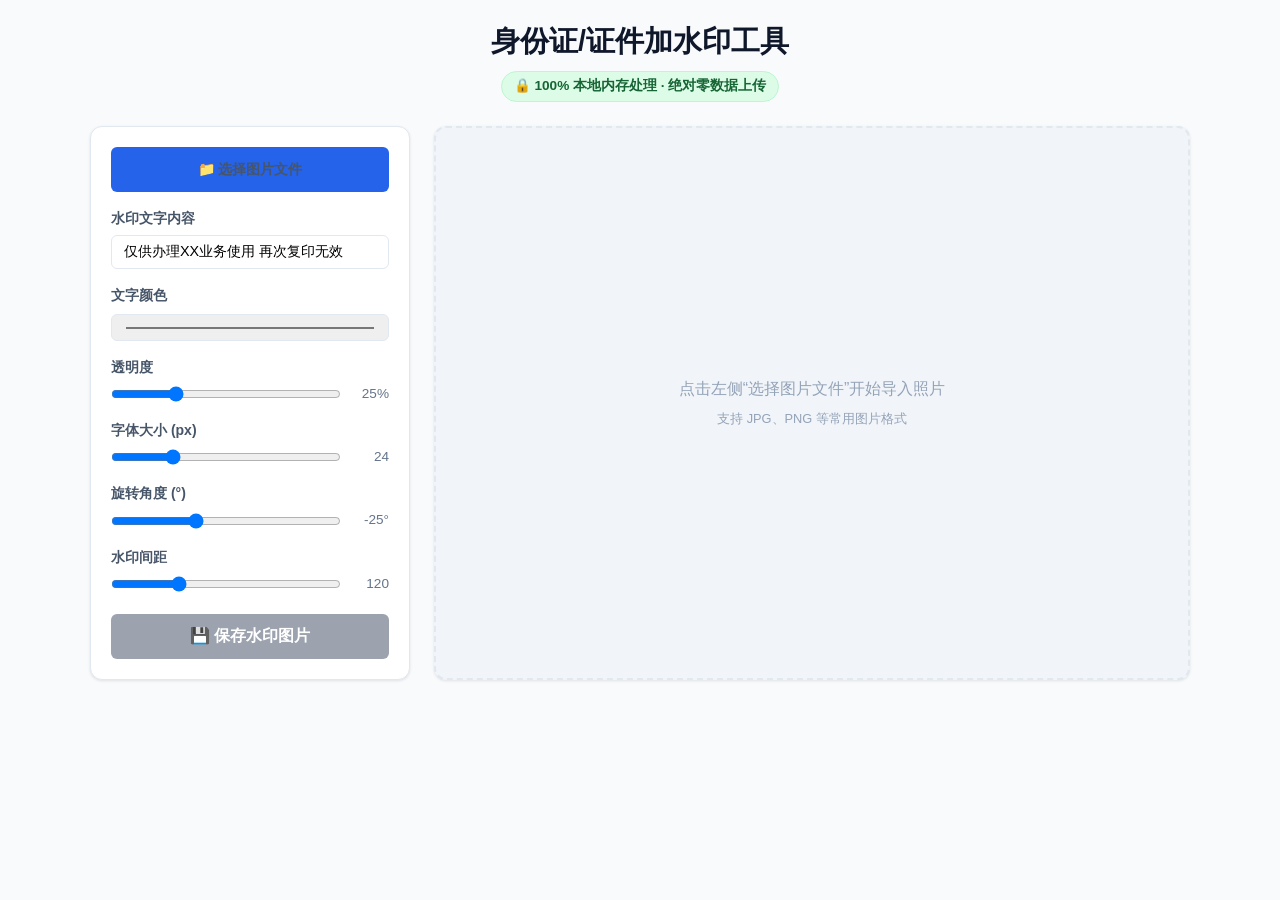
<file: shuiyin/index.html>
<!DOCTYPE html>
<html lang="zh-CN">
<head>
    <meta charset="UTF-8">
    <meta name="viewport" content="width=device-width, initial-scale=1.0">
    <title>身份证/证件纯本地水印工具 - 隐私安全</title>
    <style>
        :root {
            --primary-color: #2563eb;
            --primary-hover: #1d4ed8;
            --bg-color: #f8fafc;
            --panel-bg: #ffffff;
            --text-color: #1e293b;
            --border-color: #e2e8f0;
        }

        * {
            box-sizing: border-box;
            margin: 0;
            padding: 0;
        }

        body {
            font-family: -apple-system, BlinkMacSystemFont, "Segoe UI", Roboto, "Helvetica Neue", Arial, sans-serif;
            background-color: var(--bg-color);
            color: var(--text-color);
            line-height: 1.5;
            padding: 20px;
        }

        .container {
            max-width: 1100px;
            margin: 0 auto;
        }

        header {
            text-align: center;
            margin-bottom: 24px;
        }

        header h1 {
            font-size: 1.8rem;
            color: #0f172a;
            margin-bottom: 8px;
        }

        .badge {
            display: inline-block;
            background-color: #dcfce7;
            color: #166534;
            font-size: 0.85rem;
            font-weight: 600;
            padding: 4px 12px;
            border-radius: 9999px;
            border: 1px solid #bbf7d0;
        }

        .main-layout {
            display: grid;
            grid-template-columns: 320px 1fr;
            gap: 24px;
        }

        @media (max-width: 768px) {
            .main-layout {
                grid-template-columns: 1fr;
            }
        }

        .panel {
            background-color: var(--panel-bg);
            border-radius: 12px;
            padding: 20px;
            box-shadow: 0 1px 3px rgba(0,0,0,0.1);
            border: 1px solid var(--border-color);
        }

        .form-group {
            margin-bottom: 16px;
        }

        .form-group label {
            display: block;
            font-size: 0.875rem;
            font-weight: 600;
            margin-bottom: 6px;
            color: #475569;
        }

        .form-group input[type="text"],
        .form-group input[type="color"],
        .form-group select {
            width: 100%;
            padding: 8px 12px;
            border: 1px solid var(--border-color);
            border-radius: 6px;
            font-size: 0.9rem;
            outline: none;
            transition: border-color 0.2s;
        }

        .form-group input[type="text"]:focus,
        .form-group select:focus {
            border-color: var(--primary-color);
        }

        .range-group {
            display: flex;
            align-items: center;
            gap: 12px;
        }

        .range-group input[type="range"] {
            flex: 1;
        }

        .range-group span {
            font-size: 0.85rem;
            color: #64748b;
            min-width: 36px;
            text-align: right;
        }

        .file-upload-btn {
            display: block;
            width: 100%;
            padding: 12px;
            background-color: var(--primary-color);
            color: white;
            text-align: center;
            font-weight: 600;
            border-radius: 6px;
            cursor: pointer;
            transition: background-color 0.2s;
        }

        .file-upload-btn:hover {
            background-color: var(--primary-hover);
        }

        input[type="file"] {
            display: none;
        }

        .download-btn {
            display: block;
            width: 100%;
            padding: 12px;
            background-color: #16a34a;
            color: white;
            border: none;
            border-radius: 6px;
            font-size: 1rem;
            font-weight: 600;
            cursor: pointer;
            margin-top: 20px;
            transition: background-color 0.2s;
        }

        .download-btn:hover {
            background-color: #15803d;
        }

        .download-btn:disabled {
            background-color: #9ca3af;
            cursor: not-allowed;
        }

        .preview-panel {
            display: flex;
            flex-direction: column;
            align-items: center;
            justify-content: center;
            min-height: 400px;
            background-color: #f1f5f9;
            border: 2px dashed var(--border-color);
            border-radius: 12px;
            position: relative;
            overflow: hidden;
            padding: 16px;
        }

        .preview-placeholder {
            text-align: center;
            color: #94a3b8;
        }

        canvas {
            max-width: 100%;
            height: auto;
            border-radius: 8px;
            box-shadow: 0 4px 6px -1px rgba(0, 0, 0, 0.1);
        }
    </style>
</head>
<body>

<div class="container">
    <header>
        <h1>身份证/证件加水印工具</h1>
        <span class="badge">🔒 100% 本地内存处理 · 绝对零数据上传</span>
    </header>

    <div class="main-layout">
        <!-- 控制面板 -->
        <div class="panel">
            <div class="form-group">
                <label for="imageInput" class="file-upload-btn">📁 选择图片文件</label>
                <input type="file" id="imageInput" accept="image/*">
            </div>

            <div class="form-group">
                <label for="watermarkText">水印文字内容</label>
                <input type="text" id="watermarkText" value="仅供办理XX业务使用 再次复印无效">
            </div>

            <div class="form-group">
                <label for="textColor">文字颜色</label>
                <input type="color" id="textColor" value="#000000">
            </div>

            <div class="form-group">
                <label>透明度</label>
                <div class="range-group">
                    <input type="range" id="opacity" min="0.05" max="0.8" step="0.05" value="0.25">
                    <span id="opacityValue">25%</span>
                </div>
            </div>

            <div class="form-group">
                <label>字体大小 (px)</label>
                <div class="range-group">
                    <input type="range" id="fontSize" min="12" max="60" step="1" value="24">
                    <span id="fontSizeValue">24</span>
                </div>
            </div>

            <div class="form-group">
                <label>旋转角度 (°)</label>
                <div class="range-group">
                    <input type="range" id="rotateAngle" min="-90" max="90" step="5" value="-25">
                    <span id="rotateAngleValue">-25°</span>
                </div>
            </div>

            <div class="form-group">
                <label>水印间距</label>
                <div class="range-group">
                    <input type="range" id="gap" min="50" max="300" step="10" value="120">
                    <span id="gapValue">120</span>
                </div>
            </div>

            <button id="downloadBtn" class="download-btn" disabled>💾 保存水印图片</button>
        </div>

        <!-- 预览区域 -->
        <div class="panel preview-panel">
            <div id="placeholder" class="preview-placeholder">
                <p>点击左侧“选择图片文件”开始导入照片</p>
                <p style="font-size: 0.8rem; margin-top: 8px;">支持 JPG、PNG 等常用图片格式</p>
            </div>
            <canvas id="watermarkCanvas" style="display: none;"></canvas>
        </div>
    </div>
</div>

<script>
    // 获取 DOM 元素
    const imageInput = document.getElementById('imageInput');
    const watermarkText = document.getElementById('watermarkText');
    const textColor = document.getElementById('textColor');
    const opacity = document.getElementById('opacity');
    const opacityValue = document.getElementById('opacityValue');
    const fontSize = document.getElementById('fontSize');
    const fontSizeValue = document.getElementById('fontSizeValue');
    const rotateAngle = document.getElementById('rotateAngle');
    const rotateAngleValue = document.getElementById('rotateAngleValue');
    const gap = document.getElementById('gap');
    const gapValue = document.getElementById('gapValue');
    const downloadBtn = document.getElementById('downloadBtn');
    const canvas = document.getElementById('watermarkCanvas');
    const ctx = canvas.getContext('2d');
    const placeholder = document.getElementById('placeholder');

    let loadedImage = null;

    // 绑定事件监听
    imageInput.addEventListener('change', handleImageUpload);
    watermarkText.addEventListener('input', renderWatermark);
    textColor.addEventListener('input', renderWatermark);
    
    opacity.addEventListener('input', (e) => {
        opacityValue.textContent = Math.round(e.target.value * 100) + '%';
        renderWatermark();
    });

    fontSize.addEventListener('input', (e) => {
        fontSizeValue.textContent = e.target.value;
        renderWatermark();
    });

    rotateAngle.addEventListener('input', (e) => {
        rotateAngleValue.textContent = e.target.value + '°';
        renderWatermark();
    });

    gap.addEventListener('input', (e) => {
        gapValue.textContent = e.target.value;
        renderWatermark();
    });

    downloadBtn.addEventListener('click', downloadImage);

    // 读取本地图片
    function handleImageUpload(e) {
        const file = e.target.files[0];
        if (!file) return;

        const reader = new FileReader();
        reader.onload = function(event) {
            const img = new Image();
            img.onload = function() {
                loadedImage = img;
                canvas.width = img.width;
                canvas.height = img.height;
                placeholder.style.display = 'none';
                canvas.style.display = 'block';
                downloadBtn.disabled = false;
                renderWatermark();
            };
            img.src = event.target.result;
        };
        reader.readAsDataURL(file);
    }

    // Canvas 绘制水印核心方法
    function renderWatermark() {
        if (!loadedImage) return;

        // 1. 清空 Canvas 并绘制原始图片
        ctx.clearRect(0, 0, canvas.width, canvas.height);
        ctx.drawImage(loadedImage, 0, 0);

        // 2. 提取控件配置
        const text = watermarkText.value || '';
        if (!text) return;

        const fontPx = parseInt(fontSize.value, 10);
        const color = textColor.value;
        const alpha = parseFloat(opacity.value);
        const angle = parseInt(rotateAngle.value, 10) * Math.PI / 180;
        const step = parseInt(gap.value, 10);

        // 3. 设置绘制状态
        ctx.save();
        ctx.font = `${fontPx}px -apple-system, sans-serif`;
        ctx.fillStyle = color;
        ctx.globalAlpha = alpha;

        // 测量单个水印的宽高
        const textMetrics = ctx.measureText(text);
        const textWidth = textMetrics.width;
        const textHeight = fontPx;

        // 4. 网格化平铺绘制水印
        // 旋转角度会导致边缘留白，扩大循环覆盖范围 (以对角线为标准)
        const diagonal = Math.sqrt(canvas.width * canvas.width + canvas.height * canvas.height);
        const startX = -diagonal;
        const endX = canvas.width + diagonal;
        const startY = -diagonal;
        const endY = canvas.height + diagonal;

        const gapX = textWidth + step;
        const gapY = textHeight + step;

        for (let x = startX; x < endX; x += gapX) {
            for (let y = startY; y < endY; y += gapY) {
                ctx.save();
                ctx.translate(x, y);
                ctx.rotate(angle);
                ctx.fillText(text, 0, 0);
                ctx.restore();
            }
        }

        ctx.restore();
    }

    // 下载结果图片
    function downloadImage() {
        if (!loadedImage) return;

        const dataUrl = canvas.toDataURL('image/png');
        const link = document.createElement('a');
        link.download = 'watermarked-id-card.png';
        link.href = dataUrl;
        document.body.appendChild(link);
        link.click();
        document.body.removeChild(link);
    }
</script>

</body>
</html>
</file>
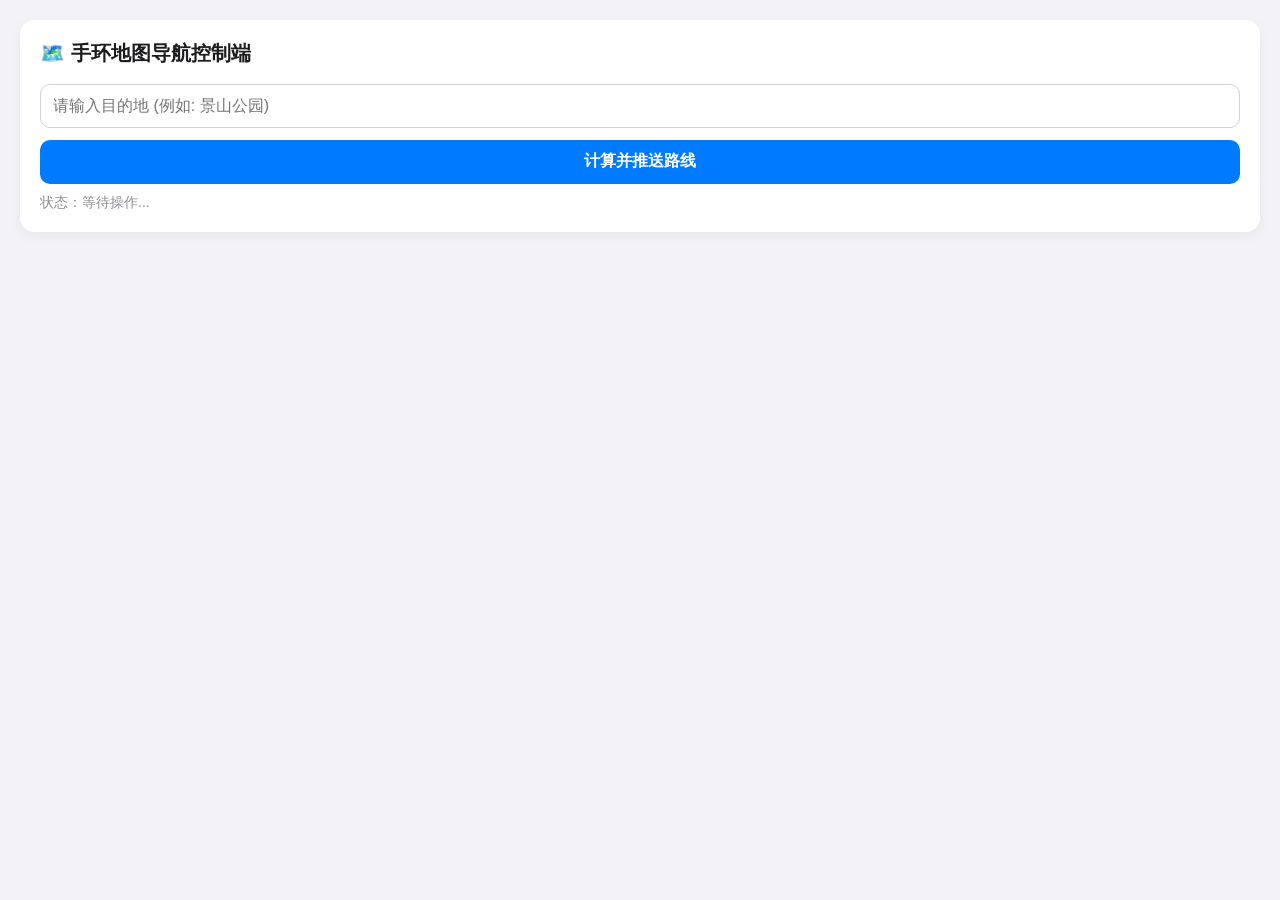
<file: band/nav.html>
<!DOCTYPE html>
<html lang="zh-CN">
<head>
  <meta charset="UTF-8">
  <meta name="viewport" content="width=device-width, initial-scale=1.0">
  <title>手环导航控制器 (H5版)</title>
  <style>
    body {
      font-family: -apple-system, BlinkMacSystemFont, "Segoe UI", Roboto, Helvetica, Arial, sans-serif;
      background-color: #f2f2f7;
      margin: 0;
      padding: 20px;
    }
    .card {
      background: #ffffff;
      border-radius: 14px;
      padding: 20px;
      box-shadow: 0 4px 12px rgba(0,0,0,0.05);
      margin-bottom: 20px;
    }
    h2 { margin-top: 0; font-size: 20px; color: #1c1c1e; }
    input {
      width: 100%;
      height: 44px;
      padding: 0 12px;
      border: 1px solid #d1d1d6;
      border-radius: 10px;
      font-size: 16px;
      box-sizing: border-box;
      margin-bottom: 12px;
    }
    button {
      width: 100%;
      height: 44px;
      background-color: #007aff;
      color: white;
      border: none;
      border-radius: 10px;
      font-size: 16px;
      font-weight: 600;
      cursor: pointer;
    }
    button:active { background-color: #0056b3; }
    .status { font-size: 14px; color: #8e8e93; margin-top: 10px; word-break: break-all; }
  </style>
</head>
<body>

  <div class="card">
    <h2>🗺️ 手环地图导航控制端</h2>
    <input type="text" id="keyword" placeholder="请输入目的地 (例如: 景山公园)">
    <button onclick="searchAndSend()">计算并推送路线</button>
    <div class="status" id="statusLog">状态：等待操作...</div>
  </div>

  <script>
    // 替换为你的高德地图 Web服务 API Key
    const AMAP_KEY = '5151a77302e2f3dfd81469a3ac4629ad';

    function log(msg) {
      document.getElementById('statusLog').innerText = '状态：' + msg;
    }

    async function searchAndSend() {
      const kw = document.getElementById('keyword').value.trim();
      if (!kw) {
        alert('请输入目的地');
        return;
      }

      log('正在查询高德地图...');

      try {
        // 1. POI 搜索目的地
        const poiRes = await fetch(`https://restapi.amap.com/v3/place/text?keywords=${encodeURIComponent(kw)}&key=${AMAP_KEY}`);
        const poiData = await poiRes.json();

        if (!poiData.pois || poiData.pois.length === 0) {
          log('未搜到相关目的地');
          return;
        }

        const poi = poiData.pois[0];
        log(`已找到目的地：${poi.name}，正在规划路线...`);

        // 2. 步行路线规划 (起点以北京故宫为例：116.397428,39.90923)
        const origin = '116.397428,39.90923';
        const routeRes = await fetch(`https://restapi.amap.com/v3/direction/walking?origin=${origin}&destination=${poi.location}&key=${AMAP_KEY}`);
        const routeData = await routeRes.json();

        if (routeData.status === '1' && routeData.route.paths.length > 0) {
          const path = routeData.route.paths[0];

          // 3. 清洗 HTML 标签，生成纯文本步骤列表
          const steps = (path.steps || []).map(s => ({
            cleanInstruction: s.instruction.replace(/<[^>]+>/g, ''),
            distance: s.distance
          }));

          const payload = {
            type: 'NAV_START',
            destName: poi.name,
            distanceText: path.distance > 1000 ? (path.distance/1000).toFixed(1) + '公里' : path.distance + '米',
            estimatedTime: Math.ceil(parseInt(path.duration)/60) + '分钟',
            stepsList: steps
          };

          log('路线规划完成！正在准备同步给手环...');
          console.log('生成的 Payload:', payload);

          // 4. 发送数据 (通过 Web Bluetooth 或服务器中转)
          sendToBand(payload);
        } else {
          log('路线规划失败');
        }
      } catch (err) {
        log('请求发生错误: ' + err.message);
      }
    }

    // 通过网络服务器中转 / Web API 将 Payload 提供给手环
    function sendToBand(payload) {
      // 可以在这里把 payload POST 到你的服务器简易 API（例如 /api/sync_nav）
      // 手环端只需从你的服务器地址同步数据，或者使用网页蓝牙进行穿透
      log('数据同步成功！可以在手环上刷新查看了。');
    }
  </script>
</body>
</html>
</file>
<file: dkitchen/assets/style.css>
/* ═══════════════════════════════════════════════════════════
   多味厨房 · 官方网站 — Android.com 风格
   白底 · 巨型黑标题 · 黑色胶囊按钮 + 绿色箭头 · 浅蓝/浅灰圆角卡
   ═══════════════════════════════════════════════════════════ */

:root {
  --ink: #1F1F1F;
  --ink-2: #5E5E5E;
  --paper: #FFFFFF;
  --card-blue: #E9EEFB;
  --card-gray: #F1F3F4;
  --banner: #E7EEFB;
  --line: #DADCE0;
  --green: #34A853;
  --green-deep: #2E7D32;
  --brand: #34A853;
  --brand-deep: #2E7D32;
  --brand-bright: #4CAF50;
  --brand-tint: #E6F4E9;
  --brand-tint-soft: #F1F7F2;
  --lime: #C9F24E;
  --blue: #1A73E8;
  --danger: #D32F2F;
  --danger-bg: #FDECEA;
  --warn: #E8710A;
  --warn-bg: #FEF3E6;
  --ok-bg: #E6F4EA;
  --ok: #1E8E3E;

  --ease: cubic-bezier(.2, 0, 0, 1);
  --ease-out: cubic-bezier(.05, .7, .1, 1);
  --ease-back: cubic-bezier(.34, 1.56, .64, 1);

  --r-card: 32px;
  --r-panel: 24px;
  --nav-h: 72px;
}

* { margin: 0; padding: 0; box-sizing: border-box; }
html { scroll-behavior: smooth; scroll-padding-top: calc(var(--nav-h) + 72px); }
body {
  font-family: "Google Sans", Roboto, "HarmonyOS Sans SC", "MiSans", "Noto Sans SC", "Source Han Sans SC", "Microsoft YaHei UI", "Microsoft YaHei", system-ui, sans-serif;
  background: var(--paper);
  color: var(--ink);
  line-height: 1.6;
  overflow-x: clip;
  -webkit-font-smoothing: antialiased;
}
a { color: inherit; text-decoration: none; }
button { font-family: inherit; border: none; background: none; color: inherit; cursor: pointer; }
::selection { background: #D3E3FD; }
.container { width: min(1240px, calc(100% - 48px)); margin-inline: auto; }
.container.narrow, .center-narrow { width: min(880px, calc(100% - 48px)); }

::-webkit-scrollbar { width: 10px; height: 10px; }
::-webkit-scrollbar-thumb { background: #C9CCD1; border-radius: 8px; border: 2px solid #fff; }
::-webkit-scrollbar-track { background: transparent; }

/* ---------- 闪屏 ---------- */
.splash {
  position: fixed; inset: 0; z-index: 1000;
  display: grid; place-content: center;
  background: #fff;
  transition: opacity .45s var(--ease), visibility .45s;
}
.splash-icon {
  width: 84px; height: 84px; border-radius: 22px;
  display: grid; place-items: center;
  color: #fff; background: var(--green);
  animation: splashPop .7s var(--ease-back) both;
}
@keyframes splashPop { from { transform: scale(.5); opacity: 0; } }
.splash.hide { opacity: 0; visibility: hidden; }

/* ---------- 按钮（黑色胶囊 + 绿色箭头） ---------- */
.btn {
  display: inline-flex; align-items: center; justify-content: center; gap: 10px;
  border-radius: 999px; padding: 13px 26px;
  font-size: 15px; font-weight: 500; letter-spacing: .01em;
  transition: background-color .3s var(--ease), color .3s var(--ease), transform .25s var(--ease), box-shadow .3s var(--ease), border-color .3s;
  white-space: nowrap; cursor: pointer;
}
.btn:active { transform: scale(.97); }
.btn .arr { transition: transform .35s var(--ease); flex: none; }
.btn:hover .arr { transform: translateX(4px); }
.btn:hover .arr.up { transform: translate(2px, -2px); }
.btn-lg { padding: 16px 32px; font-size: 16px; }

.btn-dark { background: #34A853; color: #fff; border: 1px solid transparent; }
.btn-dark:hover { background: #F1F3F4; color: var(--ink); border-color: var(--line); box-shadow: 0 2px 12px rgba(0, 0, 0, .12); }
.btn-dark .arr { color: #fff; transition: color .3s var(--ease), transform .35s var(--ease); }
.btn-dark:hover .arr { color: var(--green); }
.btn-dark .btn-ico-circle { width: 26px; height: 26px; border-radius: 50%; background: #fff; display: inline-grid; place-items: center; flex: none; }

.btn-deep { background: #1E5B24; color: #fff; border: 1px solid transparent; }
.btn-deep:hover { background: #F1F3F4; color: var(--ink); border-color: var(--line); box-shadow: 0 2px 12px rgba(0, 50, 12, .18); }

.btn-light { background: #fff; color: var(--ink); }
.btn-light:hover { box-shadow: 0 6px 18px rgba(0,0,0,.35); }
.btn-light .arr { color: var(--ink); }

.btn-ghost { border: 1px solid rgba(255,255,255,.55); color: #fff; }
.btn-ghost:hover { background: #fff; color: var(--ink); border-color: #fff; }
.btn-ghost .arr { color: var(--lime); }
.btn-ghost:hover .arr { color: var(--green); }

.btn-outline { border: 1px solid var(--ink); color: var(--ink); background: transparent; }
.btn-outline:hover { background: rgba(31,31,31,.06); }

/* ---------- 顶部导航 ---------- */
.nav {
  position: fixed; top: 0; left: 0; right: 0; z-index: 900;
  height: var(--nav-h); background: #fff;
  transition: box-shadow .35s var(--ease);
}
.nav.scrolled { box-shadow: 0 1px 0 var(--line), 0 6px 20px rgba(0,0,0,.06); }
.nav-inner { width: min(1400px, calc(100% - 40px)); margin-inline: auto; height: 100%; display: flex; align-items: center; gap: 20px; }
.nav-burger { display: none; width: 42px; height: 42px; border-radius: 50%; place-items: center; transition: background-color .25s; }
.nav-burger:hover { background: var(--card-gray); }
.logo { display: inline-flex; align-items: center; gap: 9px; font-size: 22px; font-weight: 700; letter-spacing: -.01em; }
.logo-glyph { color: var(--green); flex: none; }
.nav-links { display: flex; gap: 6px; margin-inline: auto; }
.nav-links a {
  padding: 9px 15px; border-radius: 999px; font-size: 15px; font-weight: 500; color: var(--ink);
  position: relative; transition: background-color .25s var(--ease);
}
.nav-links a::after {
  content: ""; position: absolute; left: 15px; right: 15px; bottom: 5px; height: 2px;
  background: var(--green); border-radius: 2px;
  transform: scaleX(0); transform-origin: left;
  transition: transform .35s var(--ease);
}
.nav-links a:hover::after { transform: scaleX(1); }
.nav-cta { flex: none; }

/* ---------- 公告条 ---------- */
.banner {
  position: relative; z-index: 890;
  margin-top: var(--nav-h);
  background: var(--brand-tint);
  display: flex; align-items: center; justify-content: center; gap: 12px;
  padding: 15px 56px 15px 24px; text-align: center;
  transition: margin-top .4s var(--ease), opacity .4s var(--ease), padding .4s var(--ease);
}
.banner p { font-size: 15px; line-height: 1.5; }
.banner b { font-weight: 700; }
.banner a { font-weight: 500; text-decoration: underline; text-underline-offset: 3px; margin-left: 6px; transition: color .25s; }
.banner a:hover { color: var(--brand-deep); }
.banner-close {
  position: absolute; right: 16px; top: 50%; transform: translateY(-50%);
  width: 34px; height: 34px; border-radius: 50%;
  display: grid; place-items: center; color: var(--ink);
  transition: background-color .25s var(--ease), transform .25s var(--ease);
}
.banner-close:hover { background: rgba(31,31,31,.08); }
.banner.hide { margin-top: 0; opacity: 0; padding-block: 0; height: 0; overflow: hidden; pointer-events: none; }

/* ---------- 移动端抽屉 ---------- */
.scrim { position: fixed; inset: 0; z-index: 940; background: rgba(0,0,0,.4); opacity: 0; pointer-events: none; transition: opacity .35s var(--ease); }
.scrim.show { opacity: 1; pointer-events: auto; }
.drawer {
  position: fixed; top: 0; bottom: 0; left: 0; z-index: 945;
  width: min(320px, 84vw); padding: 22px 18px;
  background: #fff; border-radius: 0 28px 28px 0;
  box-shadow: 0 10px 40px rgba(0,0,0,.2);
  transform: translateX(-105%);
  transition: transform .45s var(--ease);
  display: flex; flex-direction: column; gap: 18px;
}
.drawer.show { transform: none; }
.drawer-head { display: flex; align-items: center; gap: 10px; font-size: 19px; font-weight: 700; padding: 4px 8px 14px; border-bottom: 1px solid var(--line); }
.drawer-nav { flex: 1; display: grid; gap: 2px; align-content: start; overflow-y: auto; }
.drawer-nav a { padding: 12px 16px; border-radius: 999px; font-size: 15.5px; font-weight: 500; transition: background-color .25s; }
.drawer-nav a:hover { background: var(--card-gray); }
.drawer-cta { justify-content: center; }

/* ---------- 巨型标题 ---------- */
.green-text { color: var(--brand-deep); }
.section h2 {
  text-align: center;
  font-size: clamp(34px, 4.8vw, 62px);
  font-weight: 700; line-height: 1.18; letter-spacing: -.01em;
  margin: 0 auto 40px; max-width: 18em;
}
.section { padding: 110px 0; }
.center-cta { display: flex; justify-content: center; margin: -14px 0 56px; }
.blue-text { color: var(--blue); }

/* ---------- 滚动显现 ---------- */
.reveal { opacity: 0; transform: translateY(28px); }
.reveal.in {
  opacity: 1; transform: none;
  transition: opacity .8s var(--ease-out) calc(var(--d, 0) * 90ms), transform .8s var(--ease-out) calc(var(--d, 0) * 90ms);
}

/* ---------- Hero ---------- */
.hero { position: relative; color: #fff; padding-top: calc(var(--nav-h) + 110px); }
.hero::before { content: ""; position: absolute; top: 0; left: 0; right: 0; height: calc(100% - 340px); background: #000; }
.hero-inner { position: relative; text-align: center; width: min(1080px, calc(100% - 48px)); margin-inline: auto; }
.hero-eyebrow { font-size: 16px; color: var(--lime); margin-bottom: 36px; }
.hero h1 {
  font-size: clamp(44px, 7vw, 92px);
  font-weight: 700; line-height: 1.1; letter-spacing: -.01em;
  margin-bottom: 56px;
}
.hero-sub { font-size: clamp(15px, 1.6vw, 18px); color: rgba(255,255,255,.72); margin-bottom: 40px; }
.hero-cta { display: flex; justify-content: center; gap: 14px; flex-wrap: wrap; padding-bottom: 30px; }

.hero-stage {
  position: relative; z-index: 1;
  width: min(1240px, calc(100% - 48px));
  margin: 56px auto 44px;
  background: #4CAF50;
  border-radius: 44px;
  padding: 76px 24px 0;
  min-height: 560px;
  display: grid; place-items: end center;
  box-shadow: 0 30px 80px rgba(46, 125, 50, .3);
}
.stage-clip { position: absolute; inset: 0; border-radius: inherit; overflow: hidden; }
.stage-circle { position: absolute; border-radius: 50%; background: rgba(255,255,255,.09); }
.c1 { width: 520px; height: 520px; left: -140px; top: -160px; animation: stageFloat 14s ease-in-out infinite; }
.c2 { width: 420px; height: 420px; right: -110px; bottom: -140px; animation: stageFloat 18s ease-in-out infinite reverse; }
@keyframes stageFloat { 0%,100% { transform: translate(0,0); } 50% { transform: translate(26px, -20px); } }

.phone-wrap { position: relative; z-index: 1; width: min(320px, 74vw); margin-bottom: -58px; transform-style: preserve-3d; perspective: 1100px; }
.phone {
  width: 100%; aspect-ratio: 9 / 19.3; border-radius: 46px; padding: 10px;
  background: #151811;
  box-shadow: 0 40px 80px -20px rgba(0, 40, 10, .55), inset 0 0 0 2px rgba(255,255,255,.07);
  transition: transform .5s var(--ease);
  animation: phoneFloat 7s ease-in-out infinite;
}
@keyframes phoneFloat { 0%,100% { transform: translateY(0); } 50% { transform: translateY(-10px); } }
.phone-screen {
  position: relative; height: 100%; border-radius: 38px; overflow: hidden;
  background: #F0F1ED; display: flex; flex-direction: column; font-size: 12px; color: #1D2129;
}
.p-hole { position: absolute; top: 12px; left: 50%; transform: translateX(-50%); width: 12px; height: 12px; border-radius: 50%; background: #050604; }
.p-status { display: flex; justify-content: space-between; align-items: center; padding: 12px 20px 4px; font-weight: 600; }
.p-icons { display: inline-flex; gap: 5px; align-items: center; }
/* 真实首页：搜索行 / 操作行 / 食材预警 / 米家状态 / 分层列表 */
.p-toprow { display: flex; gap: 6px; align-items: center; padding: 8px 12px 0; }
.p-gridbtn { width: 34px; height: 34px; border-radius: 12px; background: #FFFFFF; display: grid; place-items: center; color: #4E5969; flex: none; box-shadow: 0 1px 2px rgba(0,0,0,.06); }
.p-search2 { flex: 1; background: #FFFFFF; border-radius: 999px; padding: 9px 12px; font-size: 10.5px; color: #86909C; box-shadow: 0 1px 2px rgba(0,0,0,.06); }
.p-sortbtn { width: 34px; height: 34px; border-radius: 50%; background: #FFFFFF; display: grid; place-items: center; color: #4E5969; flex: none; box-shadow: 0 1px 2px rgba(0,0,0,.06); }
.p-btnrow { display: flex; gap: 6px; justify-content: flex-end; padding: 8px 12px 0; }
.p-pill2 { background: #FFFFFF; border-radius: 999px; padding: 5px 12px; font-size: 10px; font-weight: 600; color: #4E5969; box-shadow: 0 1px 2px rgba(0,0,0,.06); }
.p-pill2.ai { background: #C8E6C9; color: #1B5E20; }
.p-warn { margin: 8px 12px 0; border: 1.5px solid #FF5252; border-radius: 16px; padding: 8px; background: #FFF0F0; }
.p-warn b { display: block; color: #C62828; font-size: 10.5px; margin-bottom: 6px; }
.p-warchips { display: flex; gap: 6px; overflow: hidden; }
.pw-chip { flex: none; display: flex; gap: 5px; align-items: center; border: 1.2px solid #FF5252; border-radius: 12px; padding: 4px 8px; background: #FFFFFF; }
.pw-chip i { font-style: normal; font-size: 15px; }
.pw-chip div { font-size: 9.5px; font-weight: 700; line-height: 1.25; color: #1D2129; }
.pw-chip em { display: block; font-style: normal; color: #D32F2F; font-size: 8px; font-weight: 600; }
.pw-chip.soon { border-color: #FB8C00; }
.pw-chip.soon em { color: #E65100; }
.pw-chip.ok { border-color: #4CAF50; }
.pw-chip.ok em { color: #2E7D32; }
.pw-chip.sm { padding: 3px 7px; }
.pw-chip.sm i { font-size: 13px; }
.p-mijia { margin: 8px 12px 0; display: flex; justify-content: space-between; gap: 8px; background: #FFFFFF; border-radius: 12px; padding: 8px 10px; font-size: 9.5px; color: #4E5969; box-shadow: 0 1px 2px rgba(0,0,0,.06); }
.p-mijia em { font-style: normal; color: #86909C; flex: none; }
.p-zone-t { padding: 10px 14px 6px; color: #1976D2; font-weight: 700; font-size: 13px; }
.p-zone-t span { font-size: 10px; font-weight: 600; }
.p-layer { margin: 0 12px 6px; background: #FFFFFF; border-radius: 12px; padding: 7px 9px; box-shadow: 0 1px 2px rgba(0,0,0,.05); }
.p-layer b { font-size: 10.5px; color: #1D2129; }
.p-empty { color: #86909C; font-size: 9.5px; margin-left: 6px; font-style: normal; }
.p-lchips { display: flex; gap: 5px; margin-top: 5px; flex-wrap: wrap; }
.p-sidefabs { position: absolute; right: 12px; bottom: 66px; display: grid; gap: 8px; justify-items: center; }
.p-sfab { width: 40px; height: 40px; border-radius: 50%; background: #FFFFFF; color: #4E5969; display: grid; place-items: center; box-shadow: 0 3px 10px rgba(0,0,0,.14); }
.p-fab2 {
  width: 44px; height: 44px; border-radius: 50%;
  background: var(--green-deep); color: #fff;
  display: grid; place-items: center; font-size: 20px; font-weight: 500;
  box-shadow: 0 8px 20px rgba(0, 60, 15, .45);
  animation: fabPop .6s .95s var(--ease-back) both, fabPulse 3.4s 2.2s ease-in-out infinite;
}
@keyframes fabPop { from { transform: scale(0) rotate(-40deg); } }
@keyframes fabPulse { 0%,100% { transform: scale(1); } 50% { transform: scale(1.07); } }
.p-navbar {
  margin-top: auto; display: flex; justify-content: space-around; padding: 6px 6px 12px;
  background: #FFFFFF; border-top: 1px solid #ECEDEA;
}
.p-nav-item { display: grid; justify-items: center; font-size: 8.5px; color: #86909C; gap: 1px; font-weight: 600; }
.p-nav-item i { font-style: normal; font-size: 14px; line-height: 1.2; padding: 2px 10px; border-radius: 10px; }
.p-nav-item.active { color: #1D2129; }
.p-nav-item.active i { background: #E6F4E9; }
.p-chip {
  flex: none; padding: 5px 12px; border-radius: 999px; font-size: 10.5px; font-weight: 600;
  background: #F2F3F5; color: #4E5969;
}

/* 展示面板上的白色 UI 卡片（对应真实通知 / AI 推荐） */
.stage-card {
  position: absolute; z-index: 2;
  background: #fff; color: var(--ink);
  border-radius: 16px; padding: 12px 16px;
  box-shadow: 0 16px 40px rgba(0, 40, 10, .3);
  font-size: 11px; line-height: 1.45;
  animation: stageCardFloat 5.5s ease-in-out infinite;
  max-width: 230px;
}
.stage-card b { display: block; font-size: 12.5px; margin-bottom: 1px; }
.stage-card i { font-style: normal; color: var(--ink-2); }
.s1 { top: 14%; left: -292px; }
.s2 { top: 45%; right: -292px; animation-delay: -1.9s; }
.s3 { bottom: 13%; left: -272px; animation-delay: -3.6s; }
@keyframes stageCardFloat { 0%,100% { transform: translateY(0); } 50% { transform: translateY(-9px); } }

/* ---------- 卡片通用（Android.com 风格） ---------- */
.cards-3 { display: grid; grid-template-columns: repeat(3, 1fr); gap: 24px; }
.card {
  border-radius: var(--r-card); padding: 48px 28px 0;
  text-align: center; overflow: hidden;
  display: flex; flex-direction: column; align-items: center;
  min-height: 540px;
  transition: transform .45s var(--ease), box-shadow .45s var(--ease);
}
.card:hover { transform: translateY(-6px); box-shadow: 0 18px 44px rgba(0,0,0,.1); }
.card-blue { background: var(--brand-tint); }
.card-gray { background: var(--brand-tint-soft); }
.card-label { font-size: 15px; font-weight: 500; margin-bottom: 14px; display: inline-flex; align-items: center; gap: 8px; }
.card h3 { font-size: clamp(22px, 2vw, 28px); font-weight: 700; line-height: 1.32; margin-bottom: 26px; }
.card .btn { margin-bottom: 8px; }
.lab-badge {
  font-style: normal; font-size: 11px; font-weight: 700;
  background: #DFF3E3; color: #1E7A38; padding: 2px 9px; border-radius: 999px; vertical-align: 2px;
}
.card-visual { flex: 1; display: flex; align-items: flex-end; justify-content: center; width: 100%; padding-top: 30px; }
.card-visual.tall { align-items: center; padding-bottom: 40px; }

/* 卡片视觉：小票 */
.v-receipt {
  width: min(250px, 84%); background: #fff; border-radius: 10px 10px 0 0;
  padding: 18px 16px 20px; text-align: left; font-size: 12.5px;
  box-shadow: 0 -8px 30px rgba(11, 87, 208, .08);
  transform: translateY(10px);
}
.vr-head { text-align: center; font-weight: 700; font-size: 13px; padding-bottom: 10px; border-bottom: 1px dashed var(--line); margin-bottom: 6px; }
.vr-item { display: flex; justify-content: space-between; padding: 6px 2px; font-weight: 500; }
.vr-item em { font-style: normal; color: var(--ink-2); }
.vr-done {
  margin-top: 10px; padding: 8px 10px; border-radius: 10px; text-align: center;
  background: var(--ok-bg); color: var(--ok); font-weight: 600; font-size: 11.5px;
}
/* 卡片视觉：对话 */
.v-chat { width: min(260px, 88%); display: grid; gap: 12px; transform: translateY(10px); }
.vc-user {
  justify-self: end; max-width: 86%;
  background: var(--green-deep); color: #fff;
  padding: 10px 14px; border-radius: 16px 16px 4px 16px;
  font-size: 12px; line-height: 1.5; text-align: left;
}
.vc-ai {
  justify-self: start; max-width: 92%;
  background: #fff; color: var(--ink);
  padding: 10px 14px; border-radius: 16px 16px 16px 4px;
  font-size: 12px; line-height: 1.55; text-align: left;
  box-shadow: 0 4px 14px rgba(0,0,0,.07);
  display: flex; gap: 7px;
}
.vc-ava { flex: none; }
.vc-caret { display: inline-block; width: 2px; height: 13px; background: var(--green); margin-left: 2px; vertical-align: -2px; animation: caretBlink 1s steps(1) infinite; }
@keyframes caretBlink { 50% { opacity: 0; } }
/* 卡片视觉：温度盘 */
.v-dial { position: relative; width: 190px; height: 190px; transform: translateY(16px); }
.v-dial svg { width: 100%; height: 100%; transform: rotate(-90deg); }
.vd-bg, .vd-fg { fill: none; stroke-width: 10; stroke-linecap: round; }
.vd-bg { stroke: #DDE3F2; }
.vd-fg { stroke: var(--green); stroke-dasharray: 326.7; stroke-dashoffset: 326.7; animation: dialFill 1.6s .5s var(--ease) forwards; }
@keyframes dialFill { to { stroke-dashoffset: 248; } }
.vd-center { position: absolute; inset: 0; display: grid; place-content: center; text-align: center; }
.vd-center b { font-size: 34px; font-weight: 700; }
.vd-center i { font-style: normal; font-size: 12px; color: var(--ink-2); }
/* 卡片视觉：迷你手机 / 标签 / 通知 */
.v-mini-phone { width: min(250px, 86%); background: #FFFFFF; border-radius: 18px 18px 0 0; padding: 14px 14px 22px; box-shadow: 0 -6px 26px rgba(0,0,0,.08); transform: translateY(10px); color: #1D2129; }
.vr-title { font-weight: 700; font-size: 13px; color: #1976D2; }
.vr-sub { font-size: 10px; color: #86909C; padding: 2px 0 8px; }
.vr-chips { display: flex; gap: 5px; flex-wrap: wrap; padding-bottom: 8px; }
.vr-chips span { padding: 3px 11px; border-radius: 999px; background: #F2F3F5; font-size: 9.5px; font-weight: 600; color: #4E5969; }
.vr-chips .on { background: #C8E6C9; color: #1B5E20; }
.vr-card {
  border-radius: 14px; padding: 2px; margin-bottom: 8px;
  background: linear-gradient(#FFFFFF, #FFFFFF) padding-box,
              linear-gradient(120deg, #F06292, #4DD0E1 55%, #FFD54F) border-box;
  border: 1.6px solid transparent;
  box-shadow: 0 2px 8px rgba(0,0,0,.05);
}
.vr-photo { background: #F6F7F8; border-radius: 11px 11px 0 0; text-align: center; font-size: 24px; padding: 12px 0; }
.vr-line1 { display: flex; justify-content: space-between; align-items: center; gap: 8px; padding: 7px 9px 0; }
.vr-line1 b { font-size: 12px; }
.vr-badge { background: #FFB74D; color: #3E2723; border-radius: 999px; padding: 1px 8px; font-size: 8.5px; font-weight: 800; flex: none; }
.vr-meta { color: #86909C; font-size: 9px; padding: 2px 9px 0; }
.vr-miss { color: #E65100; font-size: 9px; padding: 2px 9px 9px; font-weight: 600; }
.v-tags { display: grid; gap: 12px; justify-items: center; }
.v-tag {
  background: #fff; border-radius: 999px; padding: 10px 18px;
  font-size: 13px; font-weight: 600;
  box-shadow: 0 4px 14px rgba(0,0,0,.08);
  animation: tagPop .6s var(--ease-back) both;
}
.v-tag:nth-child(2) { animation-delay: .15s; }
.v-tag:nth-child(3) { animation-delay: .3s; }
@keyframes tagPop { from { opacity: 0; transform: scale(.8); } }
.v-notif {
  width: min(260px, 88%); background: #fff; border-radius: 18px; padding: 14px 16px;
  text-align: left; box-shadow: 0 10px 30px rgba(0,0,0,.09);
  font-size: 12px; animation: notifSwing 4.5s ease-in-out infinite;
}
.v-notif b { display: block; font-size: 13px; margin-top: 8px; }
.v-notif i { font-style: normal; color: var(--ink-2); }
.vn-app { display: flex; align-items: center; gap: 6px; color: var(--ink-2); font-size: 10.5px; font-weight: 600; }
.vn-app svg { color: var(--green); }
@keyframes notifSwing { 0%,100% { transform: rotate(0); } 92% { transform: rotate(0); } 94% { transform: rotate(1.6deg); } 96% { transform: rotate(-1.4deg); } 98% { transform: rotate(.8deg); } }

/* ---------- 数据带 ---------- */
.stats { padding: 84px 0 10px; }
.stats-grid { display: grid; grid-template-columns: repeat(4, 1fr); gap: 20px; text-align: center; }
.stat b { font-size: clamp(38px, 4vw, 56px); font-weight: 700; line-height: 1.1; display: block; color: var(--brand-deep); }
.stat i { font-style: normal; font-size: 14.5px; color: var(--ink-2); }

/* ---------- Split 交互演示 ---------- */
.split { display: grid; grid-template-columns: 1fr 1fr; gap: 56px; align-items: center; padding: 56px 0; }
.split.reverse .split-copy { order: 2; }
.split-copy h3 { font-size: clamp(24px, 2.4vw, 32px); font-weight: 700; margin-bottom: 16px; line-height: 1.3; }
.split-copy > p { color: var(--ink-2); font-size: 16px; margin-bottom: 22px; }
.dot-list { list-style: none; display: grid; gap: 9px; margin-top: 6px; }
.dot-list li { position: relative; padding-left: 30px; color: var(--ink-2); font-size: 14.5px; }
.dot-list li::before {
  content: ""; position: absolute; left: 0; top: 1px; width: 20px; height: 20px; border-radius: 50%;
  background: #34A853 url("data:image/svg+xml,%3Csvg xmlns='http://www.w3.org/2000/svg' viewBox='0 0 48 48'%3E%3Cpath d='M14 24l7 7 12-14' stroke='%23fff' stroke-width='4.5' fill='none' stroke-linecap='round' stroke-linejoin='round'/%3E%3C/svg%3E") center/70% no-repeat;
}
.split .btn { margin-top: 22px; }

.seg { display: inline-flex; border: 1px solid var(--line); border-radius: 999px; overflow: hidden; background: #fff; }
.seg-btn { padding: 10px 22px; font-size: 14px; font-weight: 500; color: var(--ink-2); transition: background-color .3s var(--ease), color .3s var(--ease); }
.seg-btn + .seg-btn { border-left: 1px solid var(--line); }
.seg-btn.active { background: #D8F0DC; color: #1E7A38; font-weight: 600; }
.seg.sm { margin: 0; }

.fridge-demo, .ai-demo, .receipt, .mijia-demo { max-width: 420px; margin-inline: auto; width: 100%; }
.split-visual { background: var(--brand-tint-soft); border-radius: var(--r-card); padding: 44px 32px; }

.fridge-cab {
  border-radius: 20px; border: 2px solid #CFD4DB; background: #fff;
  padding: 16px 14px 18px; box-shadow: 0 8px 24px rgba(0,0,0,.06);
  display: grid; gap: 12px;
}
.fridge-door-bar { display: flex; justify-content: space-between; align-items: center; font-size: 13px; font-weight: 600; color: var(--ink-2); padding: 0 4px 2px; }
.fd-temp { color: var(--green-deep); font-size: 15px; transition: color .5s; }
.shelf { border: 1.5px solid #E3E6EA; border-radius: 12px; background: #FAFBFC; padding: 10px; display: flex; flex-wrap: wrap; gap: 8px; min-height: 56px; }
.shelf.hidden { display: none; }
.shelf-item { display: inline-flex; align-items: center; gap: 6px; background: #fff; border-radius: 10px; padding: 6px 10px; font-size: 12.5px; font-weight: 600; box-shadow: 0 1px 3px rgba(0,0,0,.08); }
.shelf-item span { font-size: 16px; }
.tag { font-style: normal; font-size: 10px; font-weight: 700; padding: 2px 7px; border-radius: 999px; }
.tag.ok { background: var(--ok-bg); color: var(--ok); }
.tag.warn { background: var(--warn-bg); color: var(--warn); }
.tag.danger { background: var(--danger-bg); color: var(--danger); }
.shelf.in .pop { animation: shelfPop .55s var(--ease-back) both; }
.shelf.in .pop:nth-child(1) { animation-delay: .05s; }
.shelf.in .pop:nth-child(2) { animation-delay: .14s; }
.shelf.in .pop:nth-child(3) { animation-delay: .23s; }
@keyframes shelfPop { from { opacity: 0; transform: translateY(14px) scale(.7); } }

.ai-demo { background: #fff; border-radius: 20px; padding: 24px; box-shadow: 0 8px 24px rgba(0,0,0,.06); }
.ai-chat { display: grid; gap: 14px; margin-bottom: 18px; min-height: 175px; align-content: start; }
.bubble { max-width: 88%; padding: 12px 16px; font-size: 13.5px; line-height: 1.55; border-radius: 18px; animation: bubbleIn .6s var(--ease-back) both; }
@keyframes bubbleIn { from { opacity: 0; transform: translateY(14px) scale(.92); } }
.bubble.user { justify-self: end; background: var(--green-deep); color: #fff; border-bottom-right-radius: 6px; }
.bubble.ai { justify-self: start; background: var(--card-gray); border-bottom-left-radius: 6px; display: flex; gap: 8px; }
.ai-ava { flex: none; }
.caret { display: inline-block; width: 2px; height: 15px; margin-left: 2px; background: var(--green); vertical-align: -2px; animation: caretBlink 1s steps(1) infinite; }
.ai-chips { display: flex; gap: 8px; flex-wrap: wrap; }
.ai-chips .p-chip { background: #ECEEEA; }

.receipt {
  position: relative; background: #fff; border-radius: 6px 6px 16px 16px;
  padding: 24px 24px 20px; box-shadow: 0 8px 24px rgba(0,0,0,.06); overflow: hidden;
}
.receipt::after {
  content: ""; position: absolute; left: 0; right: 0; bottom: -8px; height: 14px;
  background: radial-gradient(circle at 8px -4px, transparent 8px, #fff 8.5px);
  background-size: 16px 14px;
}
.receipt-head { text-align: center; font-weight: 700; font-size: 16px; letter-spacing: .06em; }
.receipt-meta { text-align: center; color: var(--ink-2); font-size: 11px; margin: 4px 0 14px; }
.scanline {
  position: absolute; left: 6px; right: 6px; top: 0; height: 3px; border-radius: 3px;
  background: var(--green); opacity: 0;
}
.receipt.scanning .scanline { animation: scanGo 1.6s var(--ease) .2s 2; }
@keyframes scanGo { 0% { opacity: 1; top: 4%; } 100% { opacity: 1; top: 88%; } }
.r-item { display: flex; align-items: center; gap: 8px; padding: 8px 4px; border-bottom: 1px dashed var(--line); font-size: 13px; font-weight: 600; opacity: 0; transform: translateX(-14px); }
.receipt.scanned .r-item { animation: rItemIn .5s var(--ease-out) both; animation-delay: calc(1.9s + var(--i) * .22s); }
@keyframes rItemIn { to { opacity: 1; transform: none; } }
.r-item em { font-style: normal; color: var(--ink-2); font-weight: 500; font-size: 12px; margin-left: auto; }
.r-item em + em { margin-left: 10px; color: var(--ink); font-weight: 700; }
.r-total { display: flex; justify-content: flex-end; gap: 10px; padding: 12px 4px; font-size: 14px; color: var(--ink-2); }
.r-total b { color: var(--ink); }
.r-done {
  margin-top: 4px; padding: 10px; border-radius: 12px; text-align: center;
  background: var(--ok-bg); color: var(--ok); font-size: 12.5px; font-weight: 700;
  display: flex; gap: 7px; justify-content: center; align-items: center;
  opacity: 0; transform: scale(.9);
}
.receipt.scanned .r-done { animation: donePop .55s 3.3s var(--ease-back) forwards; }
@keyframes donePop { to { opacity: 1; transform: none; } }
.done-ico { width: 20px; height: 20px; border-radius: 50%; background: var(--green); color: #fff; display: grid; place-items: center; font-size: 12px; }

.mijia-demo { display: grid; gap: 14px; }
.dial-card {
  background: #fff; border-radius: 20px; padding: 26px; box-shadow: 0 8px 24px rgba(0,0,0,.06);
  display: grid; gap: 18px; justify-items: center;
}
.dial { position: relative; width: 190px; height: 190px; }
.dial svg { width: 100%; height: 100%; transform: rotate(-90deg); }
.dial-bg, .dial-fg { fill: none; stroke-width: 11; stroke-linecap: round; }
.dial-bg { stroke: #E3E6EA; }
.dial-fg { stroke: var(--green); stroke-dasharray: 326.7; stroke-dashoffset: 326.7; transition: stroke-dashoffset 1.4s var(--ease), stroke .8s; }
.dial.cold .dial-fg { stroke: #1A73E8; }
.dial-center { position: absolute; inset: 0; display: grid; place-content: center; text-align: center; }
.dial-center b { font-size: 40px; font-weight: 700; transition: color .5s; }
.dial.cold .dial-center b { color: var(--blue); }
.dial-center i { font-style: normal; color: var(--ink-2); font-size: 12.5px; font-weight: 500; }
.switch-row { width: 100%; display: flex; justify-content: space-between; align-items: center; font-size: 14px; font-weight: 500; padding: 4px 2px; }
.mijia-note { text-align: center; color: var(--ink-2); font-size: 12.5px; }

.m3-switch {
  width: 52px; height: 32px; border-radius: 999px; position: relative; flex: none;
  background: #E3E6EA; border: 2px solid #C9CCD1;
  transition: background-color .4s var(--ease), border-color .4s var(--ease);
}
.m3-switch .knob {
  position: absolute; top: 50%; left: 5px; transform: translateY(-50%);
  width: 16px; height: 16px; border-radius: 50%; background: #7A7F87;
  transition: left .35s var(--ease-back), width .35s var(--ease-back), height .35s var(--ease-back), background-color .3s;
}
.m3-switch.on { background: var(--green); border-color: var(--green); }
.m3-switch.on .knob { left: 25px; width: 22px; height: 22px; background: #fff; }
.m3-switch:active .knob { width: 24px; }
.m3-switch.lg { width: 64px; height: 38px; }
.m3-switch.lg .knob { width: 20px; height: 20px; }
.m3-switch.lg.on .knob { left: 31px; width: 26px; height: 26px; }

/* ---------- 全部功能网格 ---------- */
.feature-grid { display: grid; grid-template-columns: repeat(3, 1fr); gap: 20px; }
.fcard {
  background: var(--card-gray); border-radius: 28px; padding: 30px 28px;
  transition: transform .4s var(--ease), box-shadow .4s var(--ease), background-color .4s;
}
.fcard:hover { transform: translateY(-5px); box-shadow: 0 14px 34px rgba(0,0,0,.09); background: #fff; }
.f-top { display: flex; align-items: center; justify-content: space-between; margin-bottom: 16px; }
.f-ico { width: 52px; height: 52px; border-radius: 16px; background: #34A853; display: grid; place-items: center; font-size: 23px; box-shadow: 0 4px 12px rgba(52, 168, 83, .28); }
.f-ico.alt { background: #fff; box-shadow: inset 0 0 0 1px var(--line), 0 2px 8px rgba(0,0,0,.06); }
.f-ico img { display: block; }
.f-badge { background: var(--lime); color: var(--ink); font-size: 12px; font-weight: 700; padding: 4px 12px; border-radius: 999px; }
.fcard h4 { font-size: 19px; font-weight: 700; margin-bottom: 8px; }
.fcard p { font-size: 14px; color: var(--ink-2); }

/* ---------- 拱形卡（充分利用） ---------- */
.arch-cards .card { min-height: 520px; padding: 0 28px 40px; }
.arch-v {
  width: min(240px, 80%); aspect-ratio: 1 / 1.06;
  border-radius: 999px 999px 0 0; background: #fff;
  display: grid; place-items: center; margin-bottom: 28px;
  box-shadow: 0 -6px 30px rgba(0,0,0,.05);
  overflow: hidden;
}
.arch-v .avatars { transform: translateY(-6px); }
.avatars { display: flex; }
.avatars span {
  width: 46px; height: 46px; border-radius: 50%; display: grid; place-items: center;
  background: var(--card-gray); border: 3px solid #fff; font-size: 20px; margin-left: -10px;
  transition: transform .35s var(--ease-back);
}
.avatars span:first-child { margin-left: 0; }
.avatars span:hover { transform: translateY(-6px); }
.avatars .more { background: var(--green); color: #fff; font-size: 13px; font-weight: 700; }
.arch .card-visual { flex: none; }
.sync-demo { display: flex; align-items: center; gap: 6px; padding: 0 6px; }
.sync-node { padding: 9px 12px; border-radius: 13px; font-size: 11.5px; font-weight: 700; background: var(--card-gray); animation: syncBob 3.2s ease-in-out infinite; white-space: nowrap; }
.sync-node.cloud { background: #D3E3FD; color: #0B57D0; animation-delay: -.6s; }
@keyframes syncBob { 0%,100% { transform: translateY(0); } 50% { transform: translateY(-5px); } }
.sync-line { flex: 1; height: 3px; border-radius: 3px; background: #E3E6EA; position: relative; overflow: hidden; }
.sync-pulse { position: absolute; top: 50%; left: -16px; width: 10px; height: 10px; margin-top: -5px; border-radius: 50%; background: var(--green); animation: pulseRun 2s var(--ease) infinite; }
.sync-pulse.d2 { animation-delay: -1s; }
@keyframes pulseRun { to { left: 105%; } }
.widget { width: 220px; border-radius: 24px; padding: 16px 18px; background: #fff; color: var(--ink); box-shadow: 0 14px 34px rgba(0,0,0,.12); }
.w-title { font-weight: 700; font-size: 14px; margin-bottom: 10px; }
.w-body { display: flex; align-items: center; }
.w-cell { flex: 1; text-align: center; }
.w-cell b { display: block; font-size: 30px; font-weight: 700; line-height: 1.1; }
.w-cell i { font-style: normal; font-size: 11px; color: var(--ink-2); font-weight: 500; }
.w-divider { width: 1px; height: 40px; background: var(--line); margin: 0 8px; }
.w-foot { margin-top: 10px; font-size: 10px; color: var(--ink-2); font-weight: 600; }
.warn-text { color: var(--warn); }

/* ---------- 界面预览轮播 ---------- */
.carousel-wrap { position: relative; }
.carousel { display: flex; gap: 24px; overflow-x: auto; padding: 10px 6px 26px; scroll-snap-type: x mandatory; scrollbar-width: none; }
.carousel::-webkit-scrollbar { display: none; }
.shot { flex: 0 0 260px; scroll-snap-align: center; display: grid; gap: 14px; justify-items: center; }
.shot-title { font-size: 14.5px; font-weight: 600; color: var(--ink-2); }
.mini {
  width: 100%; border-radius: 26px; border: 6px solid var(--ink);
  background: #fff; box-shadow: 0 8px 24px rgba(0,0,0,.08);
  padding: 12px 12px 14px; font-size: 12px; min-height: 336px;
  display: flex; flex-direction: column; gap: 8px;
  transition: transform .45s var(--ease-back), box-shadow .45s var(--ease);
}
.shot:hover .mini { transform: translateY(-8px) scale(1.02); box-shadow: 0 16px 40px rgba(0,0,0,.13); }
.mini-bar { font-weight: 700; font-size: 13px; padding: 4px 2px 8px; }
.mini-zone { font-weight: 700; font-size: 11.5px; padding: 5px 10px; border-radius: 9px; }
.mini-zone.c { background: #E3F2FD; color: #1976D2; }
.mini-zone.f { background: #E1F5FE; color: #0288D1; }
.mini-row { display: flex; align-items: center; gap: 8px; background: #F6F7F8; border-radius: 11px; padding: 7px 9px; }
.mini-row span { font-size: 16px; }
.mini-row b { display: block; font-size: 11.5px; }
.mini-row i { font-style: normal; color: var(--ink-2); font-size: 9.5px; }
.mini-row .tag { margin-left: auto; }
.mini-hero { font-size: 46px; text-align: center; padding: 12px 0 2px; }
.mini-name { font-weight: 700; font-size: 15px; display: flex; gap: 8px; align-items: center; justify-content: center; }
.mini-prop { background: #F6F7F8; border-radius: 10px; padding: 7px 10px; color: var(--ink-2); font-weight: 500; }
.mini-btns { display: flex; gap: 8px; margin-top: auto; }
.mb { flex: 1; text-align: center; padding: 8px 4px; border-radius: 999px; font-weight: 600; font-size: 10.5px; }
.mb.tonal { background: #E3E6EA; color: var(--ink); }
.mb.filled { background: var(--green-deep); color: #fff; }
.mini-stat { display: flex; justify-content: space-between; align-items: center; background: #F6F7F8; border-radius: 11px; padding: 9px 11px; }
.mini-stat i { font-style: normal; color: var(--ink-2); font-size: 10.5px; font-weight: 500; }
.mini-stat b { font-size: 14px; }
.mini-bars { margin-top: auto; display: flex; gap: 10px; align-items: flex-end; height: 90px; padding: 0 6px 4px; }
.mini-bars .bar { flex: 1; height: var(--h); background: var(--green); border-radius: 8px 8px 4px 4px; display: grid; align-content: end; justify-items: center; animation: barUp 1s var(--ease-out) both; animation-delay: calc(var(--n, 0) * .12s + .3s); transform-origin: bottom; }
.mini-bars .bar:nth-child(1) { --n: 0; } .mini-bars .bar:nth-child(2) { --n: 1; }
.mini-bars .bar:nth-child(3) { --n: 2; } .mini-bars .bar:nth-child(4) { --n: 3; }
@keyframes barUp { from { transform: scaleY(0); } }
.mini-bars .bar i { font-style: normal; font-size: 8.5px; color: #fff; font-weight: 700; margin-bottom: 3px; }
.mini-card { background: #F6F7F8; border-radius: 12px; padding: 9px 11px; }
.mini-card b { display: block; font-size: 11.5px; }
.mini-card i { font-style: normal; color: var(--ink-2); font-size: 10px; }
.mini-set { display: flex; justify-content: space-between; align-items: center; background: #F6F7F8; border-radius: 11px; padding: 9px 11px; font-weight: 500; font-size: 11px; }
.mini-set em { font-style: normal; color: var(--ink-2); }
.mini-ver { text-align: center; color: var(--ink-2); font-size: 9.5px; margin-top: auto; }
/* 浅色迷你屏：真实首页明细 / 分类网格 / 食谱库 */
.m-blue-t { color: #1976D2; font-weight: 700; font-size: 12.5px; padding-bottom: 2px; }
.m-sec { color: #86909C; font-size: 9.5px; font-weight: 600; padding: 4px 0; }
.m-layer { display: flex; align-items: center; gap: 5px; background: #F6F7F8; border-radius: 10px; padding: 6px 8px; margin-bottom: 5px; flex-wrap: wrap; }
.m-layer b { font-size: 10.5px; color: #1D2129; flex: none; }
.m-layer i { color: #86909C; font-size: 9.5px; font-style: normal; }
.m-chip { border: 1.2px solid #4CAF50; border-radius: 9px; padding: 2px 7px; font-size: 8.5px; font-weight: 700; color: #2E7D32; background: #fff; white-space: nowrap; }
.m-chip.bad { border-color: #E53935; color: #D32F2F; }
.m-chip.soon { border-color: #FB8C00; color: #E65100; }
.m-cat-t { color: #1D2129; font-weight: 700; font-size: 12.5px; padding-bottom: 4px; }
.m-catgrid { display: grid; grid-template-columns: 1fr 1fr; gap: 6px; }
.mc { border: 1.4px solid #4CAF50; border-radius: 12px; padding: 8px 5px; text-align: center; font-size: 9px; font-weight: 600; color: #1D2129; background: #fff; }
.mc i { display: block; font-style: normal; font-size: 20px; margin-bottom: 4px; }
.mc.ok { border-color: #4CAF50; }
.mc.bad { border-color: #E53935; }
.m-sub2 { color: #86909C; font-size: 9px; padding-bottom: 5px; }
.m-chips2 { display: flex; gap: 5px; flex-wrap: wrap; padding-bottom: 6px; }
.m-chips2 span { padding: 3px 10px; border-radius: 999px; background: #F2F3F5; font-size: 9px; font-weight: 600; color: #4E5969; }
.m-chips2 .on { background: #C8E6C9; color: #1B5E20; }
.m-recipe {
  border-radius: 13px; padding: 2px; margin-bottom: 7px;
  background: linear-gradient(#FFFFFF, #FFFFFF) padding-box,
              linear-gradient(120deg, #F06292, #4DD0E1 55%, #FFD54F) border-box;
  border: 1.5px solid transparent;
  box-shadow: 0 2px 8px rgba(0,0,0,.05);
}
.mr-photo { background: #F6F7F8; border-radius: 10px 10px 0 0; text-align: center; font-size: 20px; padding: 9px 0; }
.mr-l { display: flex; justify-content: space-between; align-items: center; gap: 6px; padding: 5px 8px 0; }
.mr-l b { font-size: 10.5px; color: #1D2129; }
.mr-l span { background: #FFB74D; color: #3E2723; border-radius: 999px; padding: 1px 7px; font-size: 8px; font-weight: 800; flex: none; }
.mr-m { color: #86909C; font-size: 8.5px; padding: 2px 8px 0; }
.mr-miss { color: #E65100; font-size: 8.5px; padding: 1px 8px 7px; font-weight: 600; }
.car-btn {
  position: absolute; top: 50%; transform: translateY(-50%); z-index: 3;
  width: 48px; height: 48px; border-radius: 50%;
  background: #fff; border: 1px solid var(--line); color: var(--ink);
  display: grid; place-items: center;
  transition: background-color .3s var(--ease), color .3s var(--ease), transform .3s var(--ease-back);
}
.car-btn:hover { background: var(--brand-deep); border-color: var(--brand-deep); color: #fff; transform: translateY(-50%) scale(1.08); }
.car-btn.prev { left: -24px; } .car-btn.next { right: -24px; }
.dots { display: flex; gap: 8px; justify-content: center; margin-top: 4px; }
.dots button { width: 8px; height: 8px; border-radius: 999px; background: var(--line); transition: all .4s var(--ease); padding: 0; }
.dots button.active { width: 26px; background: var(--brand-deep); }

/* ---------- 更新日志 ---------- */
.timeline { position: relative; max-width: 720px; margin: 0 auto 36px; padding-left: 34px; }
.timeline::before { content: ""; position: absolute; left: 8px; top: 8px; bottom: 8px; width: 2px; background: var(--line); }
.tl-item { position: relative; padding-bottom: 20px; }
.tl-dot {
  position: absolute; left: -32px; top: 20px; width: 12px; height: 12px; border-radius: 50%;
  background: var(--green); border: 3px solid #fff; box-shadow: 0 0 0 2px var(--line);
}
.tl-card { background: #fff; border: 1px solid var(--line); border-radius: 20px; padding: 24px 28px; transition: transform .4s var(--ease), box-shadow .4s var(--ease); }
.tl-card:hover { transform: translateX(6px); box-shadow: 0 10px 28px rgba(0,0,0,.08); }
.tl-head { display: flex; align-items: center; gap: 12px; margin-bottom: 12px; font-size: 17px; flex-wrap: wrap; }
.tl-date { margin-left: auto; color: var(--ink-2); font-size: 12.5px; font-weight: 500; }
.tl-card ul { list-style: none; display: grid; gap: 7px; }
.tl-card li { color: var(--ink-2); font-size: 14px; }
.lime-badge { background: var(--lime); color: var(--ink); font-size: 12px; font-weight: 700; padding: 3px 12px; border-radius: 999px; }
.beta-card {
  max-width: 720px; margin: 0 auto; background: var(--card-gray);
  border-radius: 24px; padding: 28px 32px;
  display: flex; justify-content: space-between; align-items: center; gap: 20px;
}
.beta-card h4 { font-size: 18px; margin-bottom: 4px; }
.beta-card p { font-size: 13.5px; color: var(--ink-2); }

/* ---------- 下载（双版本大卡片） ---------- */
.download { padding-bottom: 110px; }
.dl-cards { display: grid; grid-template-columns: 1fr 1fr; gap: 24px; }
.dl-card {
  position: relative; overflow: hidden;
  border-radius: var(--r-card); padding: 44px 40px 0;
  min-height: 640px; display: flex; flex-direction: column; align-items: flex-start;
}
.dl-stable { background: #E9F4EB; }
.dl-beta { background: #E4EBF8; }
.dl-card .card-label { color: var(--ink-2); }
.dl-card h3 { font-size: clamp(24px, 2.3vw, 31px); font-weight: 700; line-height: 1.35; margin: 14px 0 26px; }
.dl-visual { position: relative; flex: 1; width: 100%; min-height: 300px; margin-top: 14px; }
.dl-footnote { text-align: center; color: var(--ink-2); font-size: 13.5px; margin-top: 30px; }

/* 正式版视觉：同心圆 + 锅形图标 + 悬浮块 */
.ring { position: absolute; left: 50%; transform: translateX(-50%); border-radius: 50%; }
.r1 { width: 430px; height: 430px; bottom: -150px; background: rgba(46, 125, 50, .07); }
.r2 { width: 325px; height: 325px; bottom: -100px; background: rgba(46, 125, 50, .1); }
.r3 { width: 222px; height: 222px; bottom: -48px; background: rgba(46, 125, 50, .14); }
.dv-pot {
  position: absolute; left: 50%; bottom: 26px; transform: translateX(-50%);
  width: 112px; height: 112px; border-radius: 30px;
  background: #fff; color: var(--brand-deep);
  display: grid; place-items: center;
  box-shadow: 0 18px 44px rgba(46, 125, 50, .28);
  animation: dlBob 5s ease-in-out infinite;
}
@keyframes dlBob { 0%,100% { transform: translate(-50%, 0) rotate(0); } 50% { transform: translate(-50%, -10px) rotate(-3deg); } }
.dv-tile {
  position: absolute; display: grid; place-items: center; font-size: 34px;
  box-shadow: 0 14px 34px rgba(0,0,0,.1);
  animation: stageCardFloat 5.5s ease-in-out infinite;
}
.dv-tile.t1 { width: 92px; height: 92px; border-radius: 26px; right: 11%; bottom: 110px; background: #D8F0DC; animation-delay: -1.6s; }
.dv-tile.t2 { width: 86px; height: 86px; border-radius: 50%; left: 9%; bottom: 34px; background: #D3E3FD; animation-delay: -3.2s; }

/* 预览版视觉：大圆 + 设置迷你卡 + 悬浮图标 */
.dv-circle {
  position: absolute; left: 50%; transform: translateX(-50%);
  width: 400px; height: 400px; border-radius: 50%; bottom: -180px;
  background: #CfDCf6;
}
.dv-mini {
  position: absolute; left: 50%; transform: translateX(-50%); bottom: 30px;
  width: 250px; background: #fff; border-radius: 18px; padding: 16px;
  box-shadow: 0 18px 44px rgba(11, 87, 208, .18);
  animation: dlBob2 5.5s ease-in-out infinite;
}
@keyframes dlBob2 { 0%,100% { transform: translate(-50%, 0); } 50% { transform: translate(-50%, -8px); } }
.dvm-row { display: flex; justify-content: space-between; align-items: center; gap: 10px; font-size: 12.5px; font-weight: 600; padding: 7px 0; }
.dvm-row em { font-style: normal; color: var(--ok); font-size: 11.5px; font-weight: 700; }
.dvm-ver { border-top: 1px solid var(--line); margin-top: 6px; padding-top: 10px; font-size: 10.5px; color: var(--ink-2); font-weight: 500; text-align: center; }
.dv-float {
  position: absolute; width: 84px; height: 84px; border-radius: 50%;
  background: #fff; display: grid; place-items: center; font-size: 34px;
  box-shadow: 0 14px 34px rgba(0,0,0,.12);
  animation: stageCardFloat 5s ease-in-out infinite;
}
.dv-float.f1 { left: 5%; top: 10%; }
.dv-float.f2 { right: 7%; top: 34%; animation-delay: -1.7s; }
.dv-float.f3 { left: 12%; bottom: 4%; animation-delay: -3.4s; }

/* 小号 M3 开关（迷你卡内） */
.m3-switch.sm { width: 44px; height: 26px; border-width: 2px; }
.m3-switch.sm .knob { width: 13px; height: 13px; left: 4px; }
.m3-switch.sm.on .knob { left: 21px; width: 17px; height: 17px; }

/* ---------- 跑马灯标签 ---------- */
.marquee {
  overflow: hidden; padding: 8px 0 4px;
  -webkit-mask-image: linear-gradient(90deg, transparent, #000 12%, #000 88%, transparent);
  mask-image: linear-gradient(90deg, transparent, #000 12%, #000 88%, transparent);
}
.marquee-track { display: flex; gap: 14px; width: max-content; animation: marquee 36s linear infinite; }
.marquee:hover .marquee-track { animation-play-state: paused; }
.marquee-track span {
  flex: none; padding: 9px 20px; border-radius: 999px;
  background: var(--brand-tint); color: var(--brand-deep);
  font-size: 14px; font-weight: 600;
  transition: transform .3s var(--ease-back);
}
.marquee-track span:hover { transform: translateY(-4px); }
@keyframes marquee { to { transform: translateX(-50%); } }

/* ---------- 滚动进度条 ---------- */
.scroll-progress {
  position: fixed; top: 0; left: 0; height: 3px; width: 0;
  background: var(--green);
  z-index: 950; border-radius: 0 3px 3px 0;
  transition: width .1s linear;
}

/* ---------- Material 波纹 ---------- */
.ripple { position: relative; overflow: hidden; isolation: isolate; }
.ripple-ink {
  position: absolute; border-radius: 50%; pointer-events: none;
  background: currentColor; opacity: .15;
  transform: scale(0);
  animation: rippleGo .65s var(--ease-out) forwards;
  z-index: 0;
}
@keyframes rippleGo { to { transform: scale(2.6); opacity: 0; } }

/* ---------- 返回顶部 FAB ---------- */
.fab {
  position: fixed; right: 26px; bottom: 26px; z-index: 800;
  width: 54px; height: 54px; border-radius: 18px;
  background: var(--brand-deep); color: #fff;
  display: grid; place-items: center;
  box-shadow: 0 12px 30px rgba(46, 125, 50, .42);
  opacity: 0; transform: translateY(24px) scale(.8); pointer-events: none;
  transition: opacity .4s var(--ease), transform .4s var(--ease-back), background-color .3s;
}
.fab.show { opacity: 1; transform: none; pointer-events: auto; }
.fab:hover { background: #256B29; }

/* ---------- 官方 UI 图标 ---------- */
.logo-tile { width: 38px; height: 38px; border-radius: 11px; background: #34A853; display: grid; place-items: center; flex: none; box-shadow: 0 3px 10px rgba(52, 168, 83, .3); }
.drawer-head .logo-tile { width: 42px; height: 42px; }
.duo-tile { width: 64px; height: 64px; border-radius: 18px; background: #34A853; display: grid; place-items: center; margin-bottom: 14px; box-shadow: 0 8px 20px rgba(52, 168, 83, .3); }
.f-ico svg { display: block; }
/* 白色 PNG 图标在浅色底上转深色 */
.navic { width: 14px; height: 14px; filter: brightness(0); opacity: .62; display: block; }
.p-nav-item.active .navic { opacity: 1; }
.ic-b { filter: brightness(0); opacity: .8; vertical-align: -2px; margin-right: 3px; }
.p-sfab img { filter: brightness(0); opacity: .85; }
.w-title img { vertical-align: -2px; margin-right: 3px; }
/* 行内 SVG 对齐 */
.p-pill2 svg { vertical-align: -2px; margin-right: 3px; }
.p-warn b svg { vertical-align: -1px; margin-right: 3px; }
.stage-card b svg { vertical-align: -2px; margin-right: 4px; }
.ai-ava svg { display: block; margin-top: 1px; }

/* ---------- FAQ ---------- */
.faq-list { border-top: 1px solid var(--line); }
.faq-item { border-bottom: 1px solid var(--line); }
.faq-q {
  width: 100%; text-align: left; padding: 24px 4px;
  font-size: 17px; font-weight: 700;
  display: flex; justify-content: space-between; align-items: center; gap: 16px;
  transition: color .25s;
}
.faq-q:hover { color: var(--green-deep); }
.faq-arrow {
  flex: none; width: 34px; height: 34px; border-radius: 50%;
  display: grid; place-items: center;
  border: 1px solid var(--line); color: var(--ink);
  transition: transform .45s var(--ease-back), background-color .3s, border-color .3s, color .3s;
}
.faq-item.open .faq-arrow { transform: rotate(180deg); background: var(--brand-deep); border-color: var(--brand-deep); color: #fff; }
.faq-a { display: grid; grid-template-rows: 0fr; transition: grid-template-rows .5s var(--ease); }
.faq-a-inner { overflow: hidden; padding: 0 4px; color: var(--ink-2); font-size: 15px; line-height: 1.75; }
.faq-item.open .faq-a { grid-template-rows: 1fr; }
.faq-item.open .faq-a-inner { padding-bottom: 26px; }

/* ---------- 页脚 ---------- */
.footer { background: #F8F9FA; padding-top: 72px; }
.footer-grid { display: grid; grid-template-columns: 1.5fr 1fr 1fr; gap: 40px; padding-bottom: 52px; }
.footer .logo { font-size: 20px; }
.footer-slogan { color: var(--ink-2); font-size: 14px; margin: 14px 0 6px; }
.footer-copy { color: var(--ink-2); font-size: 13px; }
.footer-col h5 { font-size: 13.5px; letter-spacing: .05em; color: var(--ink-2); margin-bottom: 16px; font-weight: 600; }
.footer-col a { display: block; padding: 6px 0; color: var(--ink); font-size: 14.5px; font-weight: 500; transition: color .25s, transform .3s var(--ease); }
.footer-col a:hover { color: var(--green-deep); transform: translateX(4px); }
.footer-bottom { border-top: 1px solid var(--line); padding: 20px 0; }
.footer-bottom .container { display: flex; justify-content: space-between; gap: 14px; flex-wrap: wrap; color: var(--ink-2); font-size: 12.5px; }

/* ---------- Snackbar ---------- */
.snackbar {
  position: fixed; left: 50%; bottom: 30px; z-index: 950;
  transform: translate(-50%, 90px); opacity: 0;
  background: var(--ink); color: #F1F3F4;
  padding: 15px 24px; border-radius: 14px; font-size: 14px; font-weight: 500;
  box-shadow: 0 12px 36px rgba(0,0,0,.3); max-width: min(460px, calc(100vw - 48px));
  transition: transform .5s var(--ease-back), opacity .4s var(--ease);
}
.snackbar.show { transform: translate(-50%, 0); opacity: 1; }

/* ---------- 响应式 ---------- */
@media (max-width: 1220px) {
  .stage-card { display: none; }
}
@media (max-width: 1080px) {
  .cards-3 { grid-template-columns: repeat(2, 1fr); }
  .feature-grid { grid-template-columns: repeat(2, 1fr); }
  .card { min-height: 500px; }
}
@media (max-width: 920px) {
  .nav-links, .nav-cta { display: none; }
  .nav-burger { display: grid; }
  .banner { margin-top: var(--nav-h); }
  .split { grid-template-columns: 1fr; gap: 32px; padding: 40px 0; }
  .split.reverse .split-copy { order: 0; }
  .dl-cards { grid-template-columns: 1fr; }
  .dl-card { min-height: 560px; }
  .stats-grid { grid-template-columns: repeat(2, 1fr); gap: 32px 16px; }
  .footer-grid { grid-template-columns: 1fr 1fr; }
}
@media (max-width: 640px) {
  .container { width: calc(100% - 32px); }
  .section { padding: 76px 0; }
  .cards-3, .feature-grid { grid-template-columns: 1fr; }
  .card { min-height: 480px; }
  .arch-cards .card { min-height: 0; }
  .car-btn { display: none; }
  .stage-card { display: none; }
  .hero { padding-top: calc(var(--nav-h) + 72px); }
  .hero::before { height: calc(100% - 250px); }
  .hero-stage { width: calc(100% - 32px); border-radius: 32px; margin: 36px auto 32px; padding: 44px 16px 0; min-height: 0; }
  .phone-wrap { margin-bottom: -44px; }
  .hero-cta .btn { width: min(320px, 100%); }
  .dl-btns .btn { width: min(320px, 100%); }
  .beta-card { flex-direction: column; text-align: center; }
  .footer-grid { grid-template-columns: 1fr; gap: 28px; }
  .banner p { font-size: 13.5px; }
  .banner b { display: block; }
}

/* ---------- 降低动态效果 ---------- */
@media (prefers-reduced-motion: reduce) {
  *, *::before, *::after { animation-duration: .01ms !important; animation-iteration-count: 1 !important; transition-duration: .01ms !important; }
  html { scroll-behavior: auto; }
  .reveal { opacity: 1; transform: none; }
}
</file>
